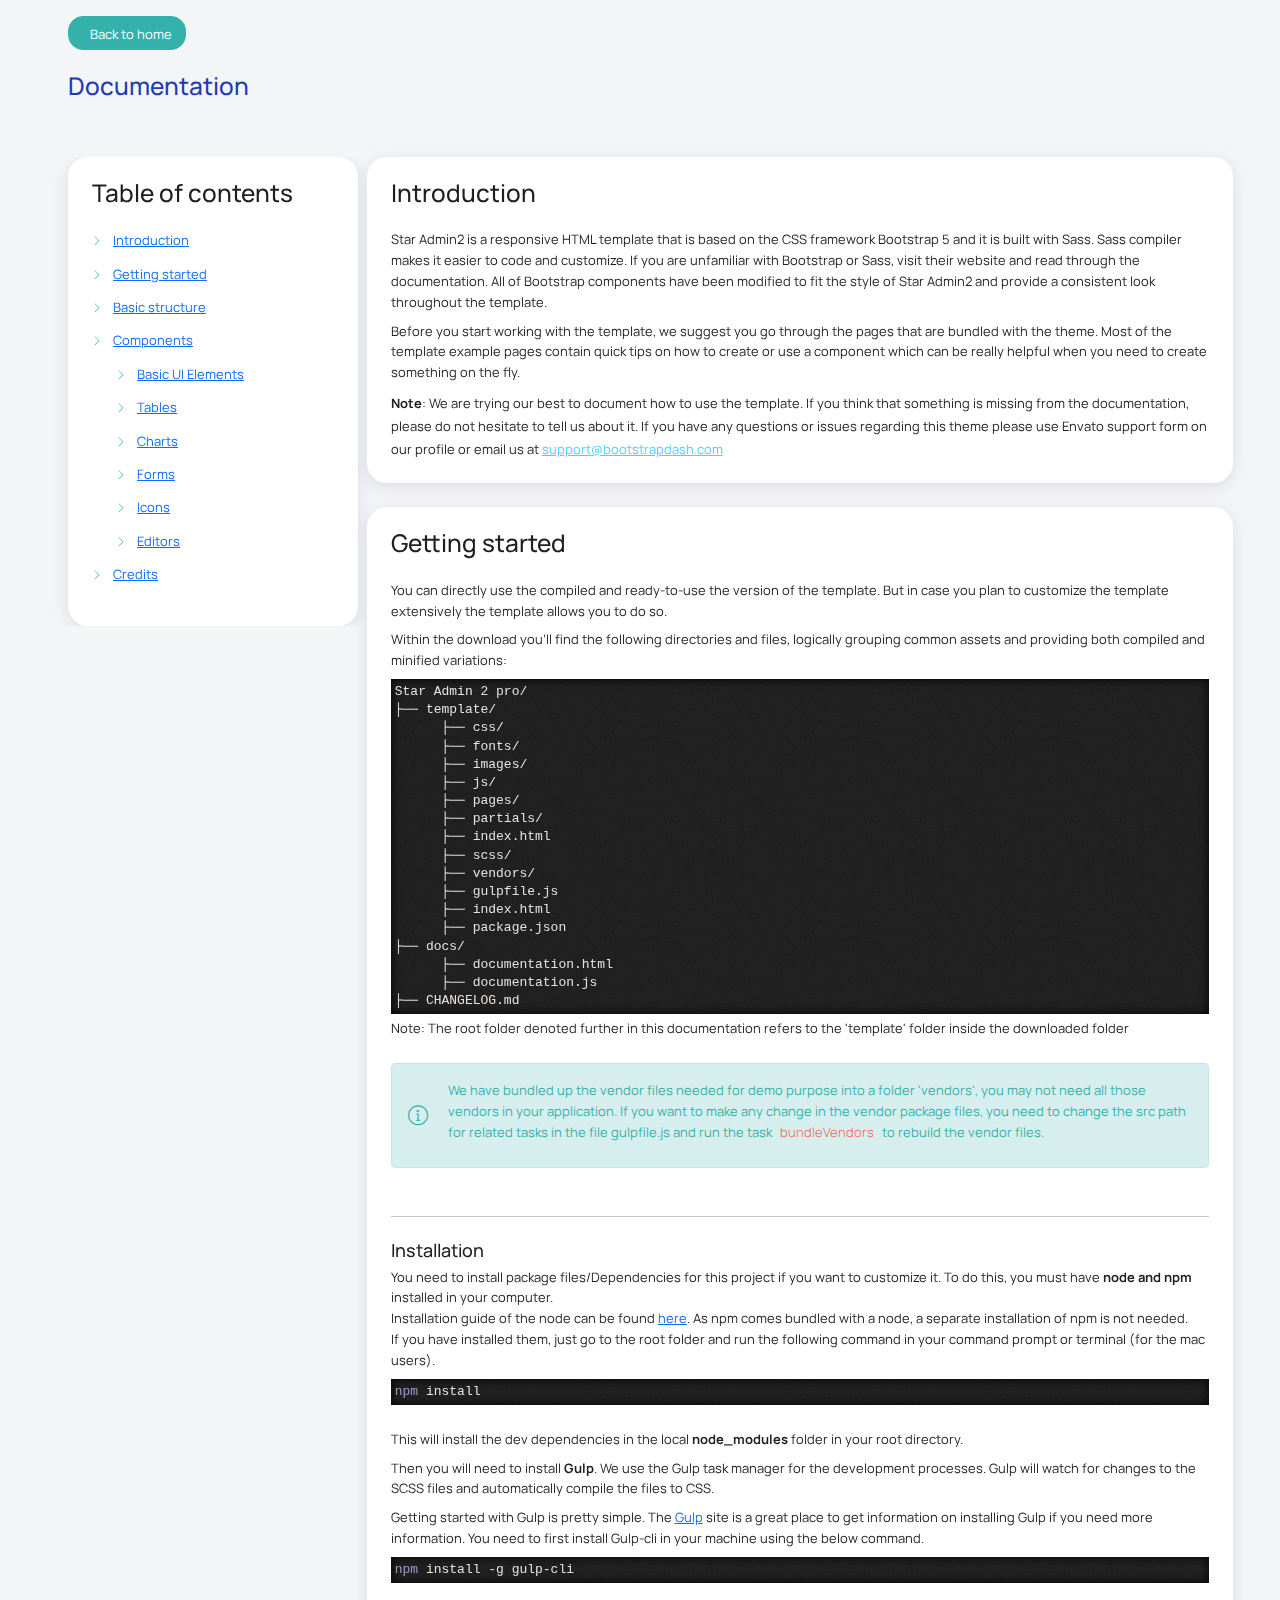
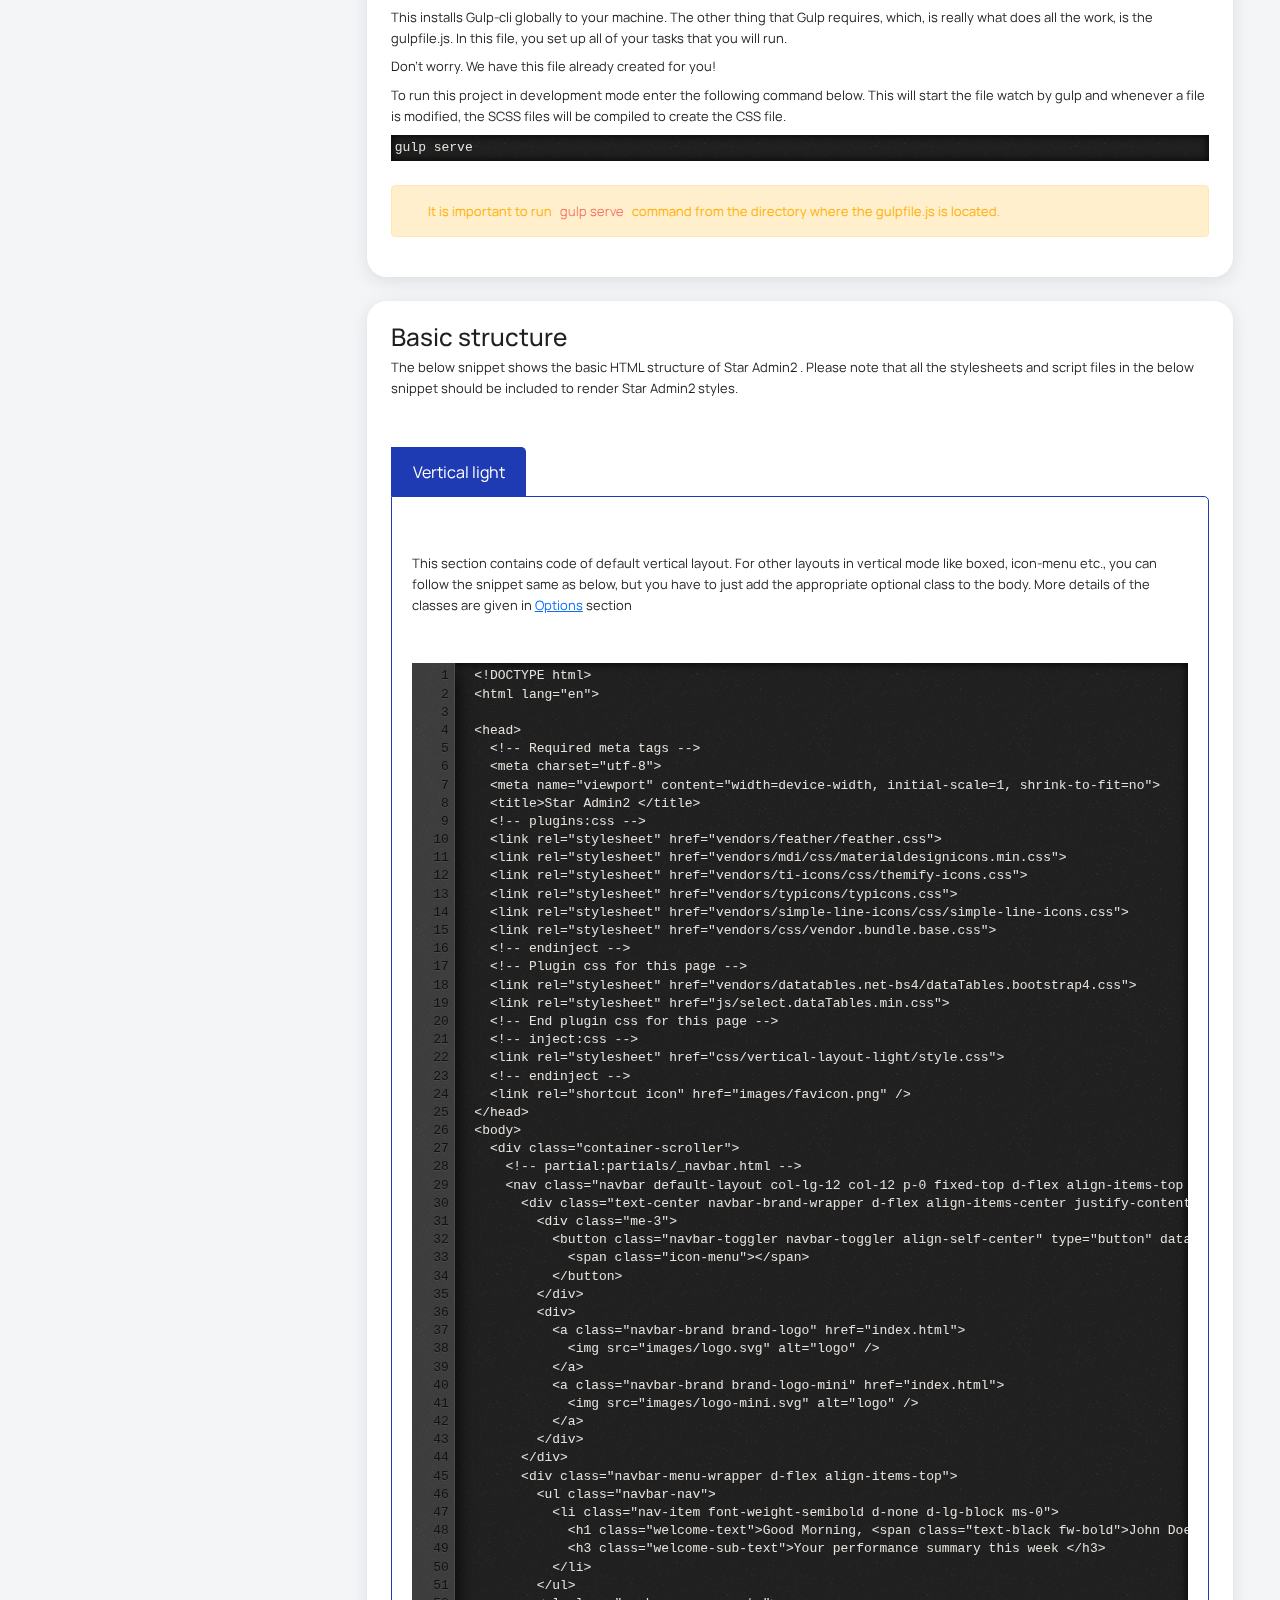
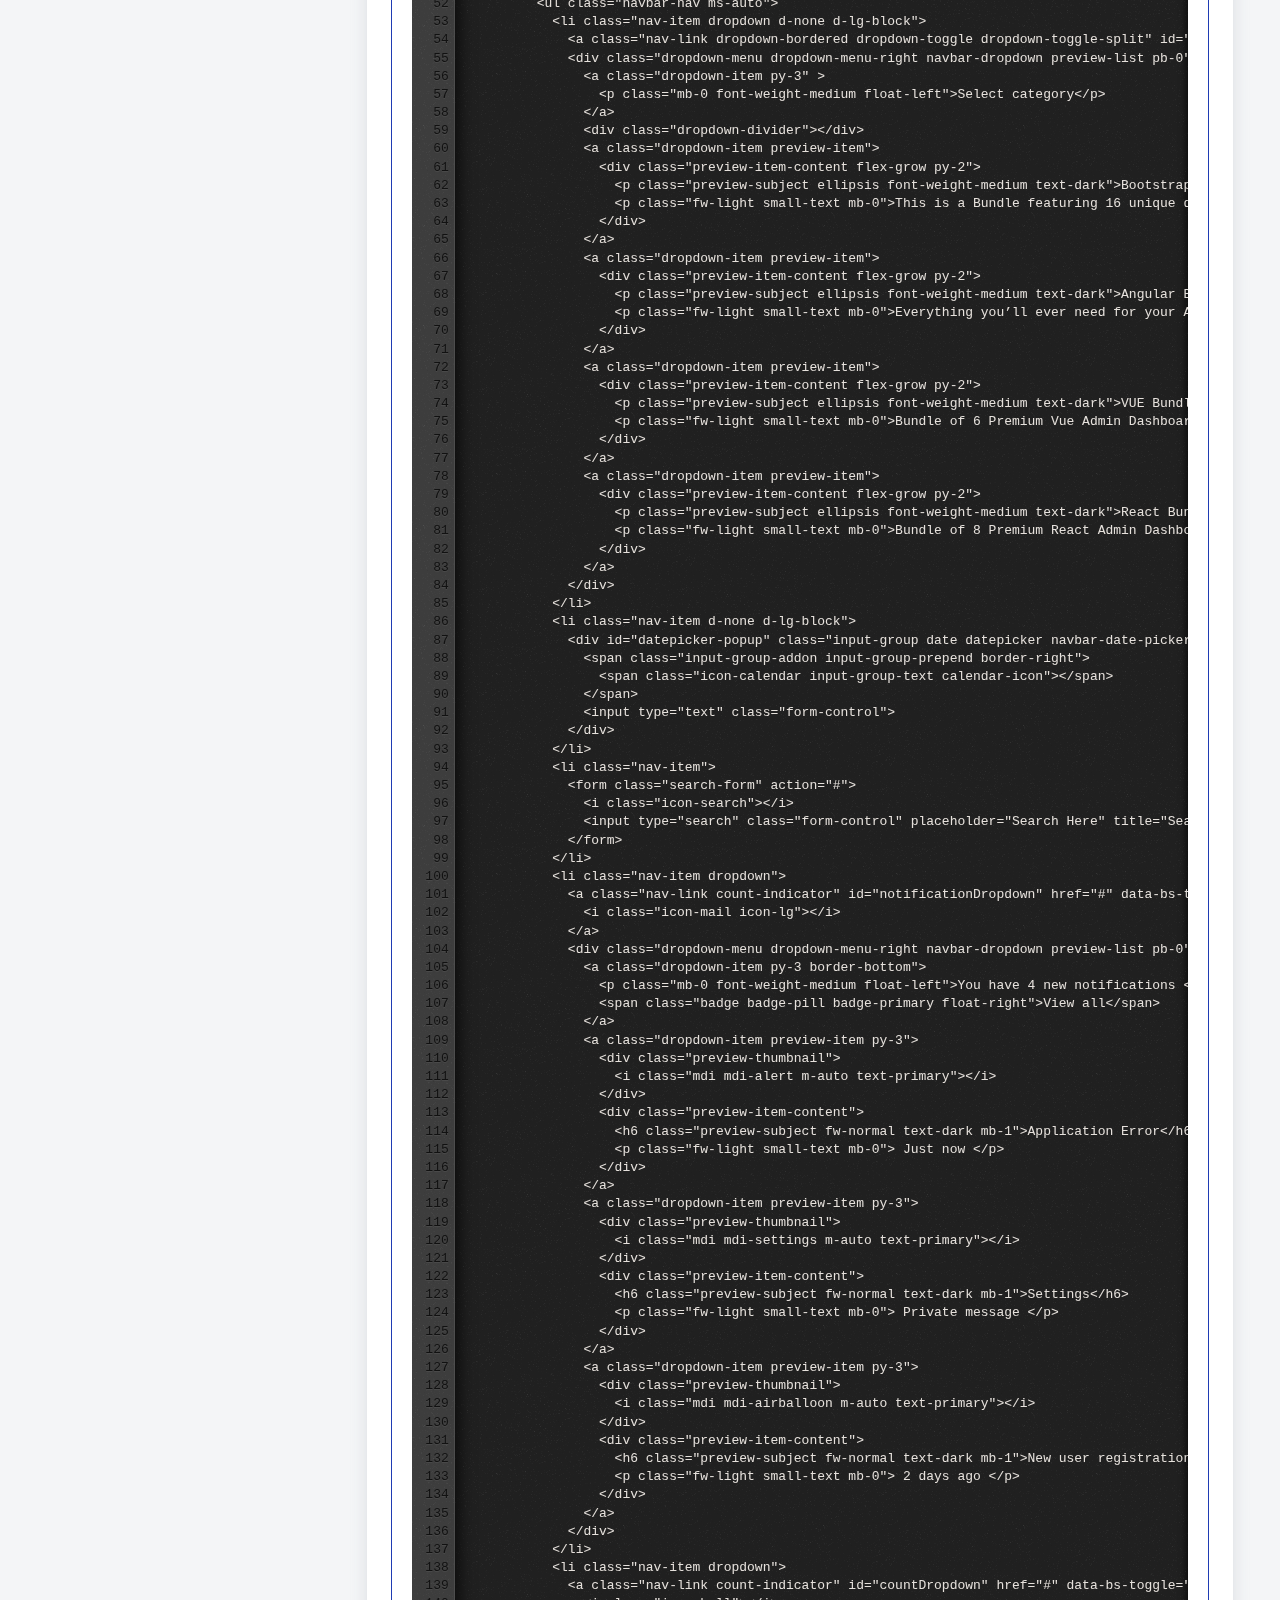
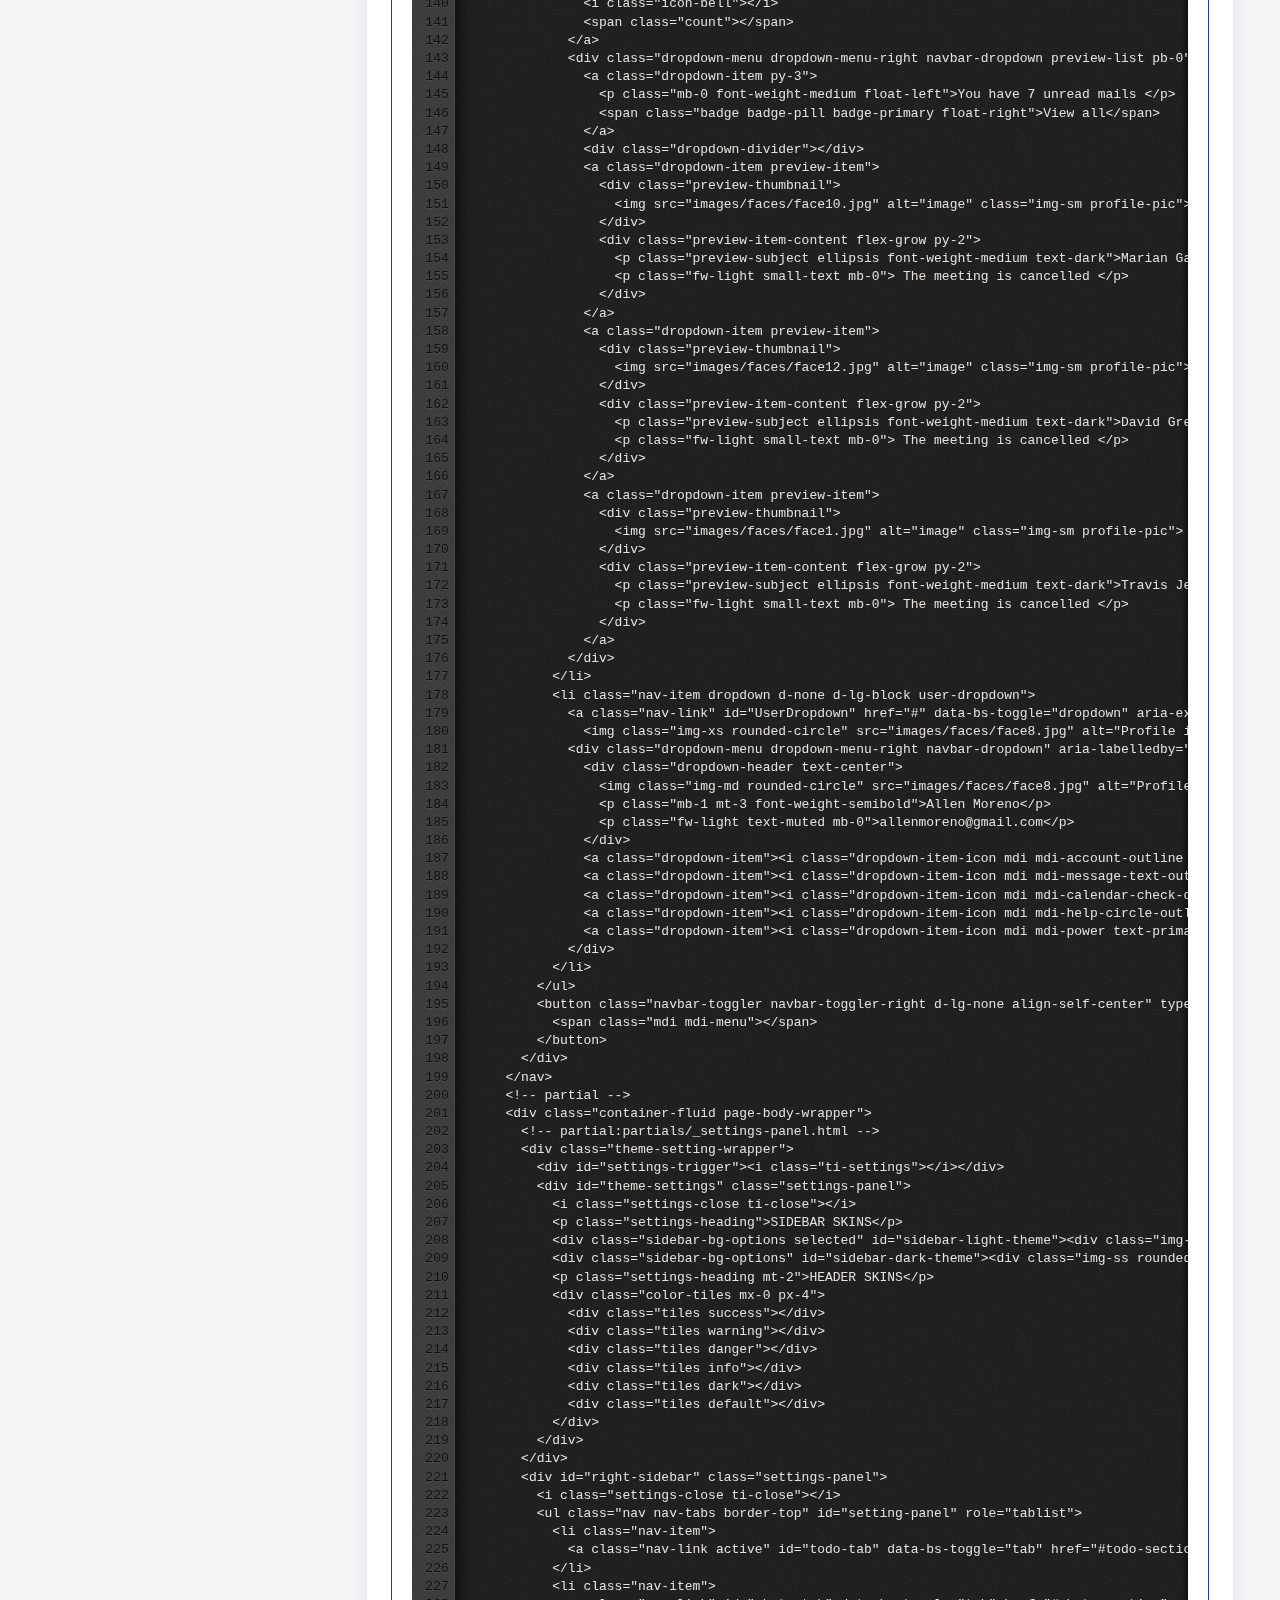
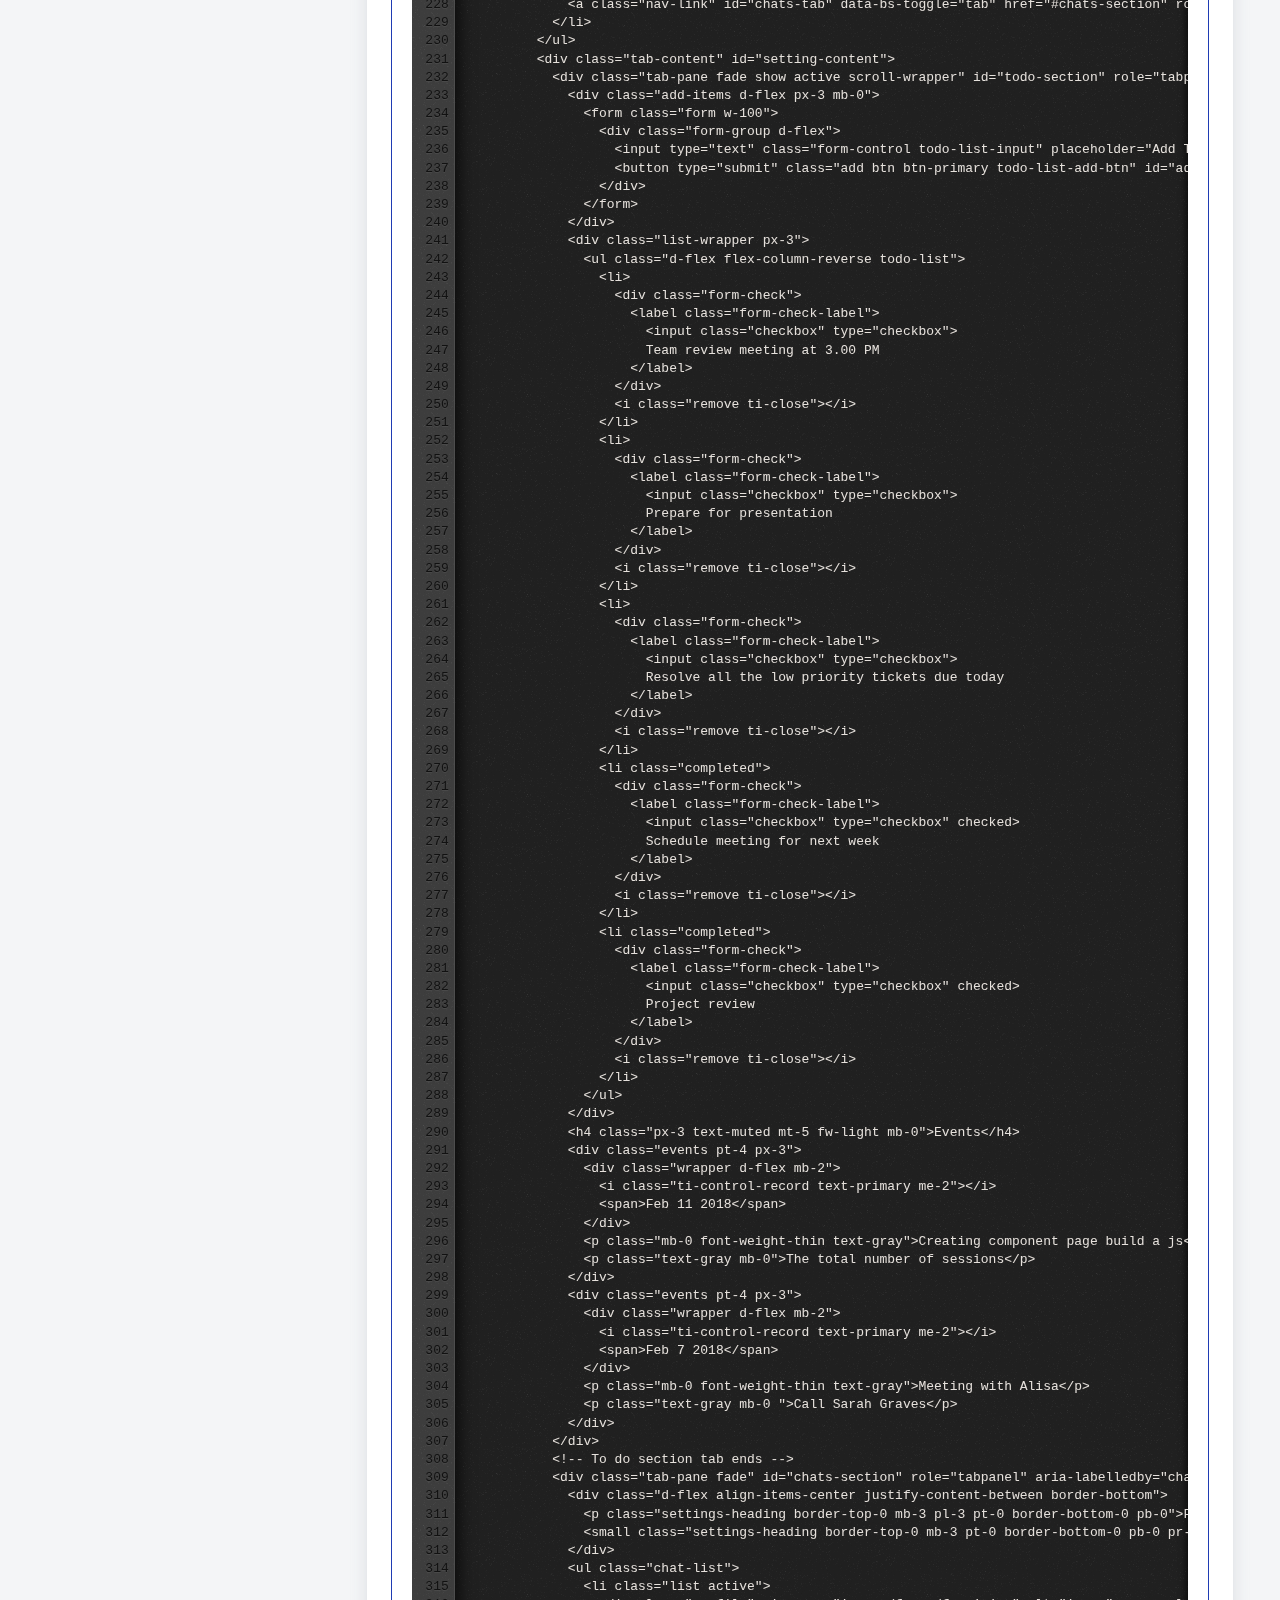
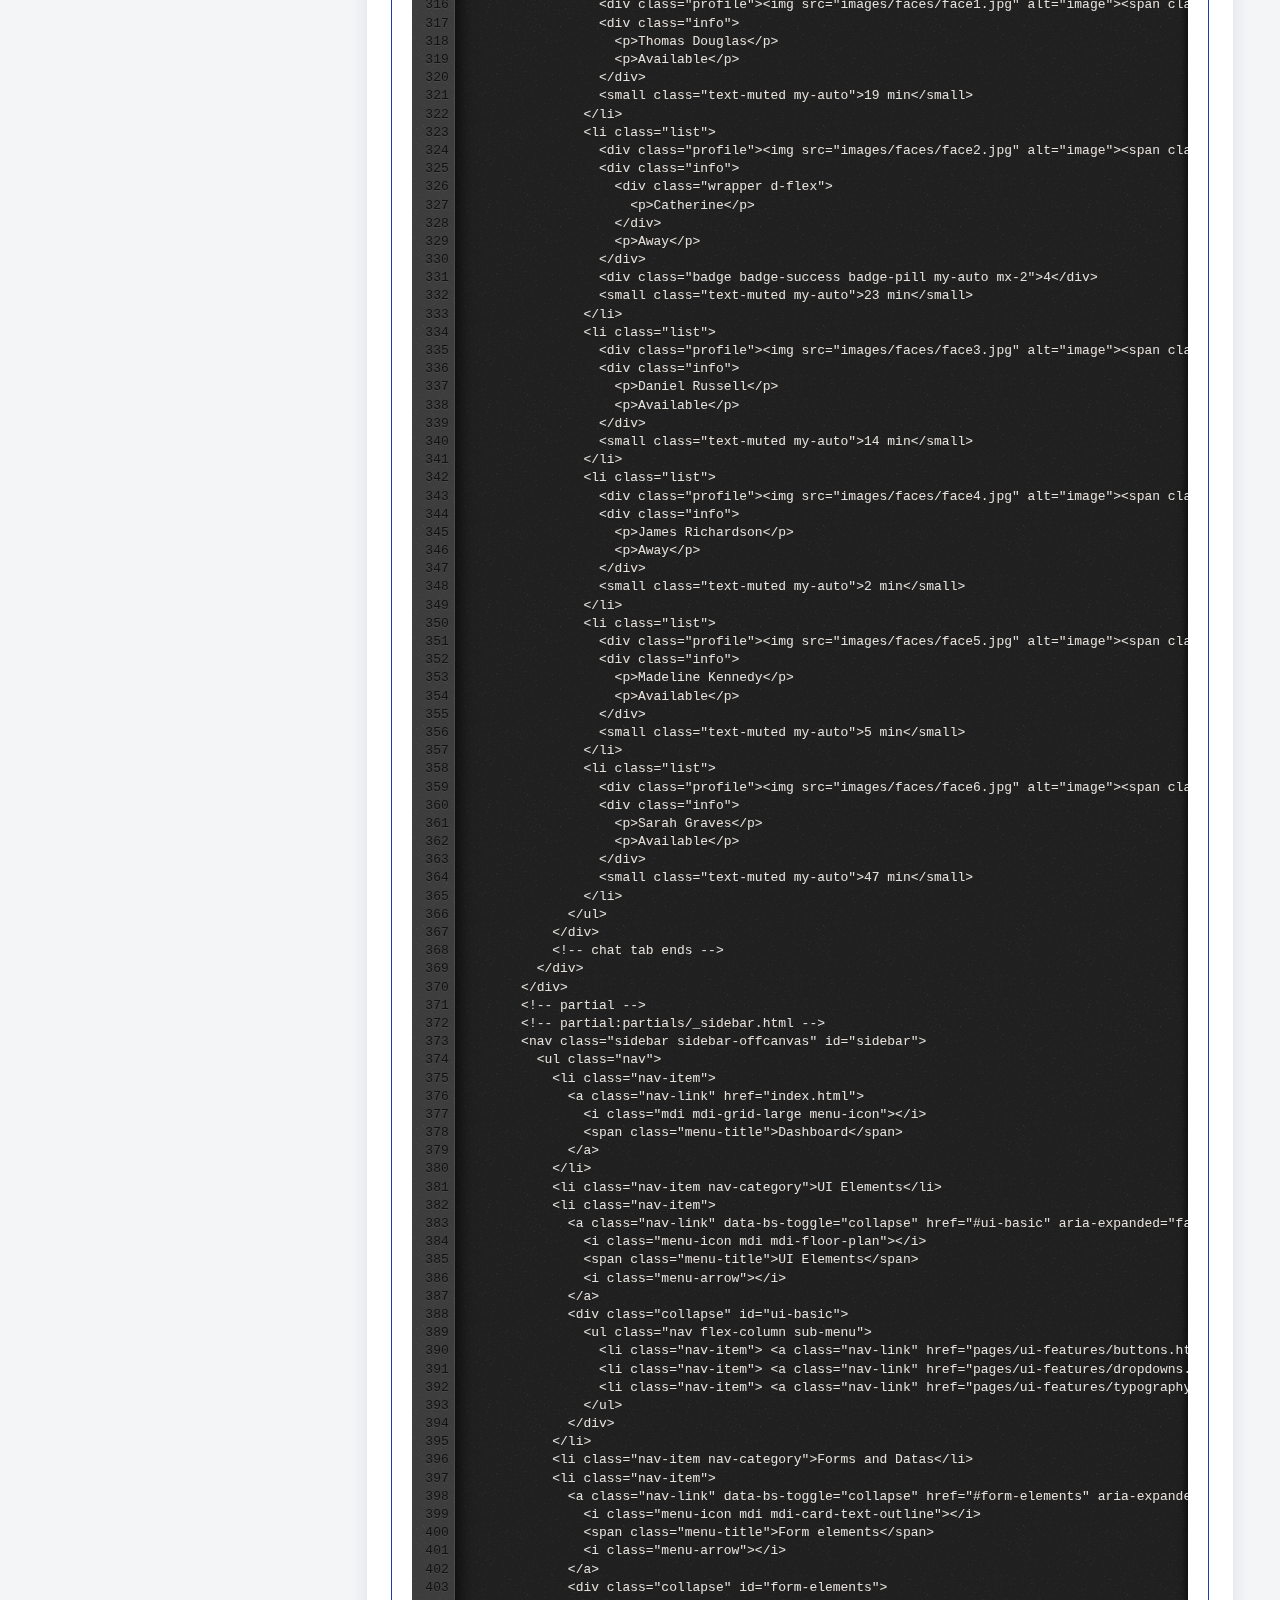
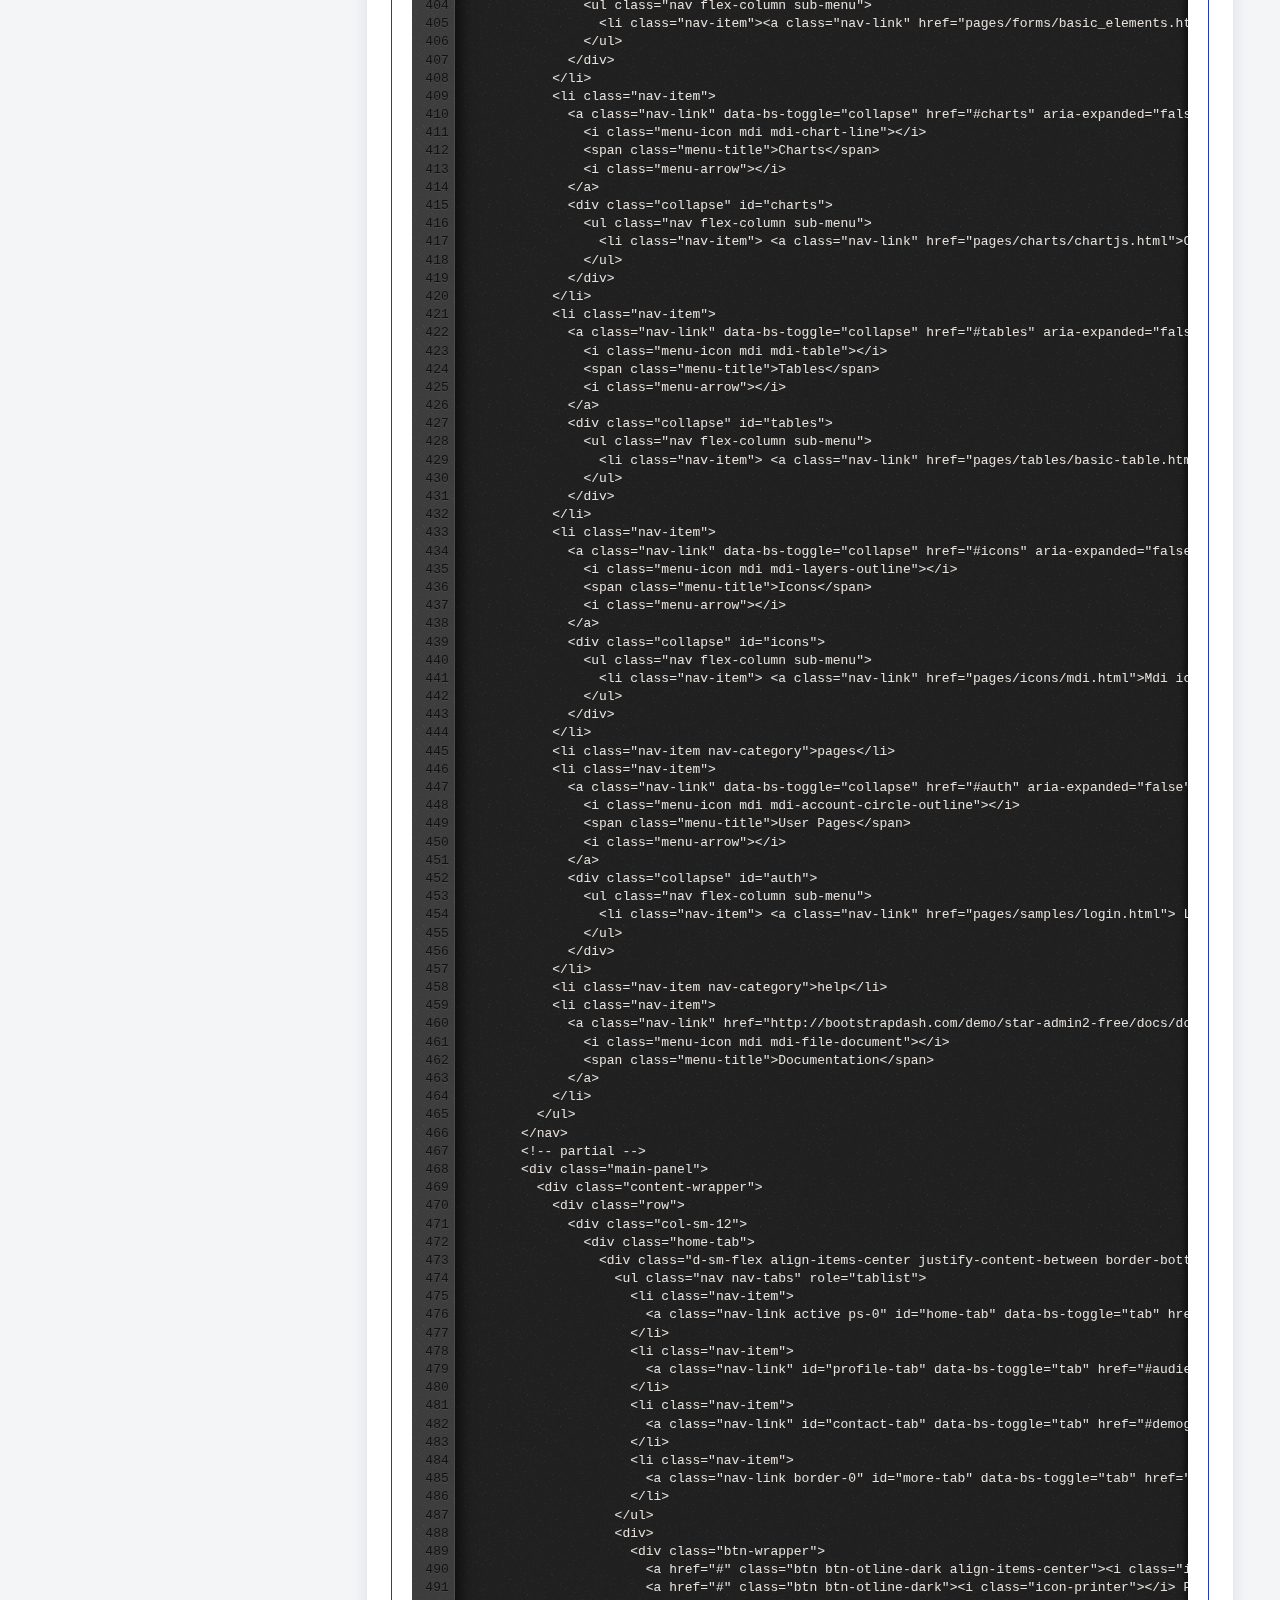
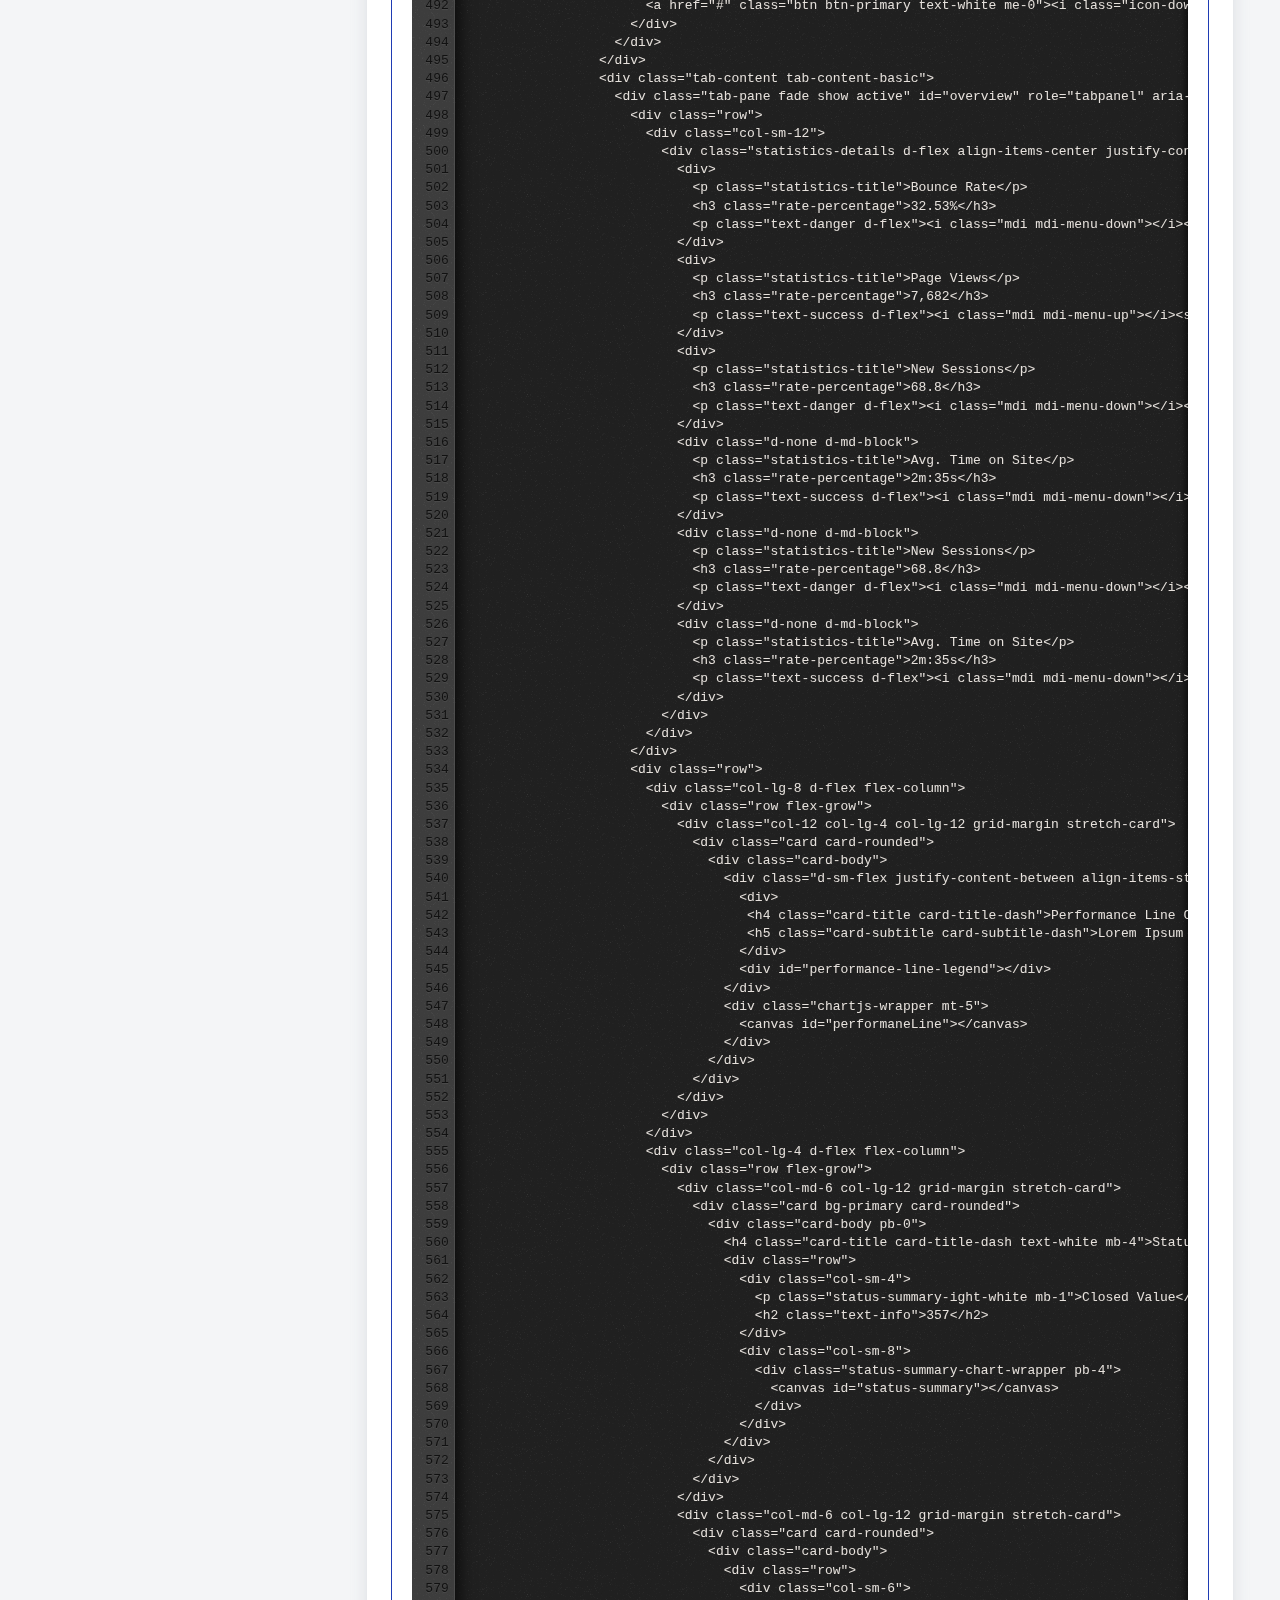
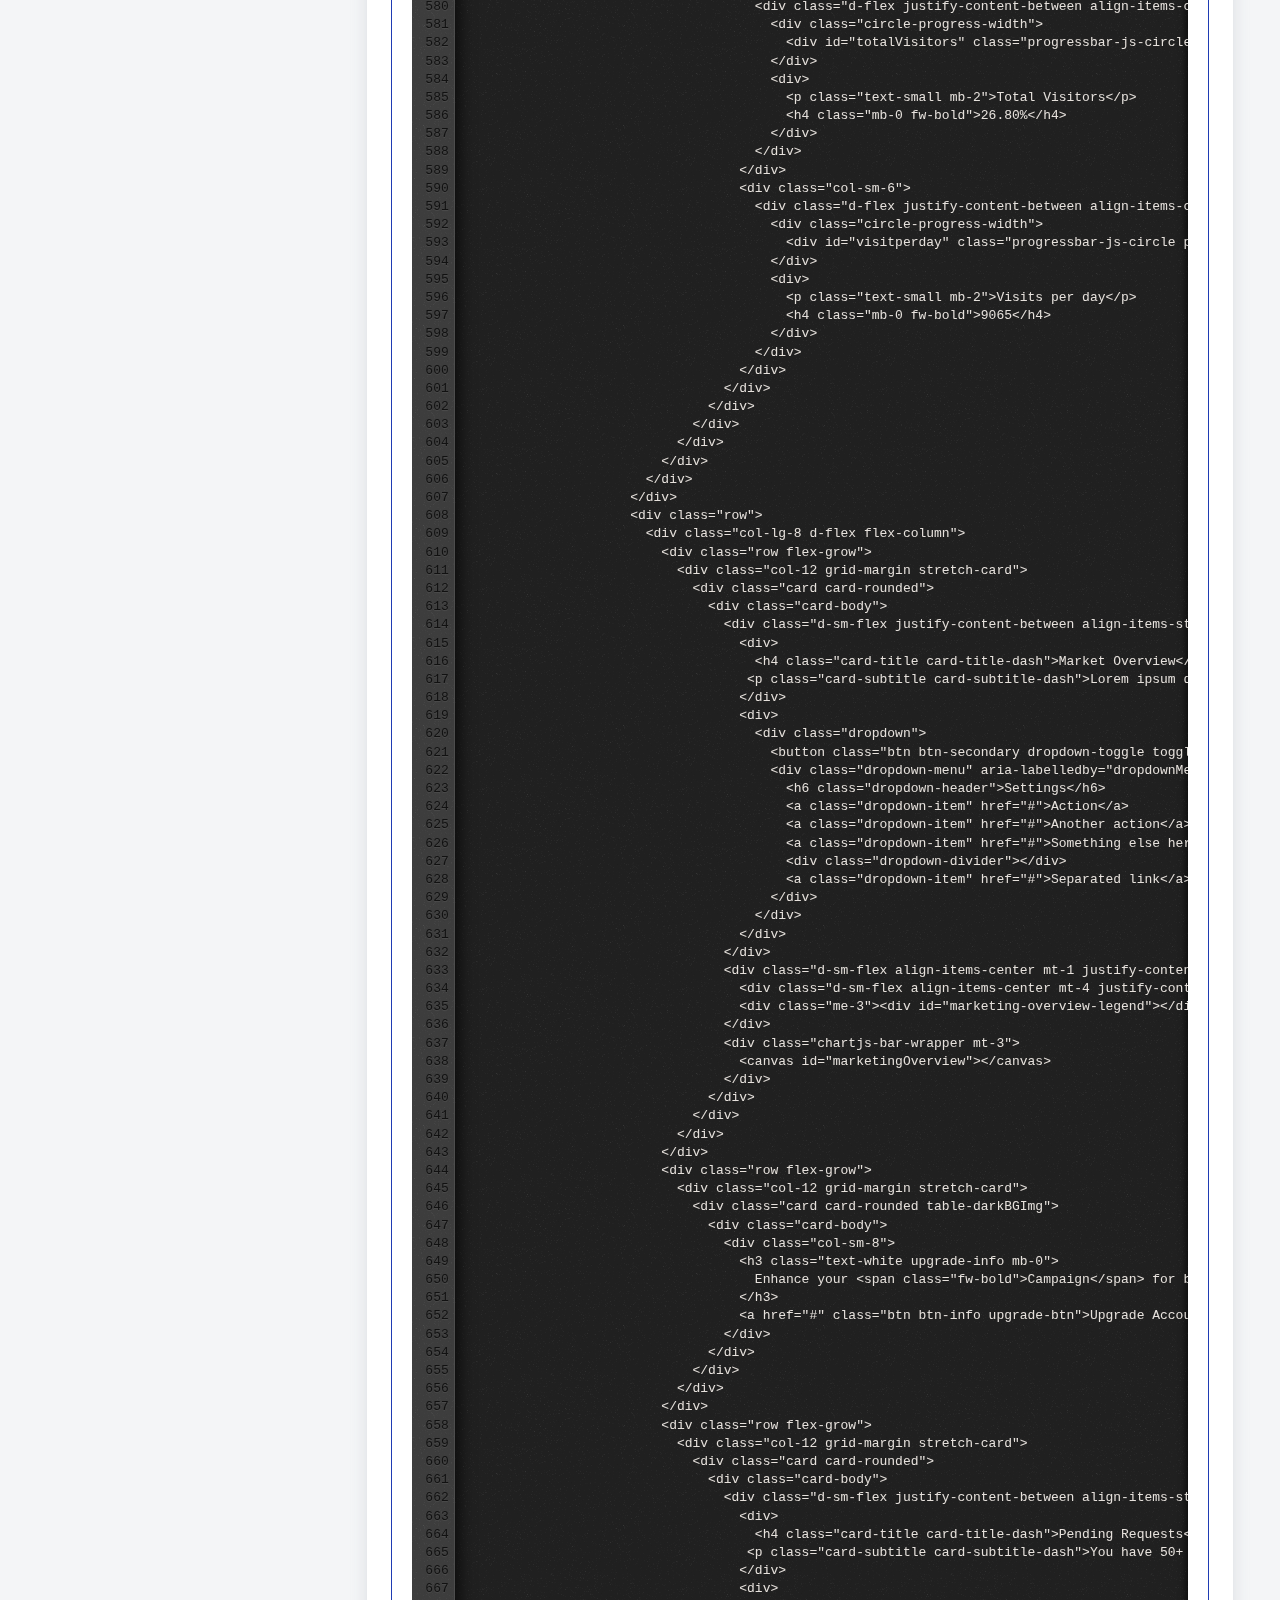
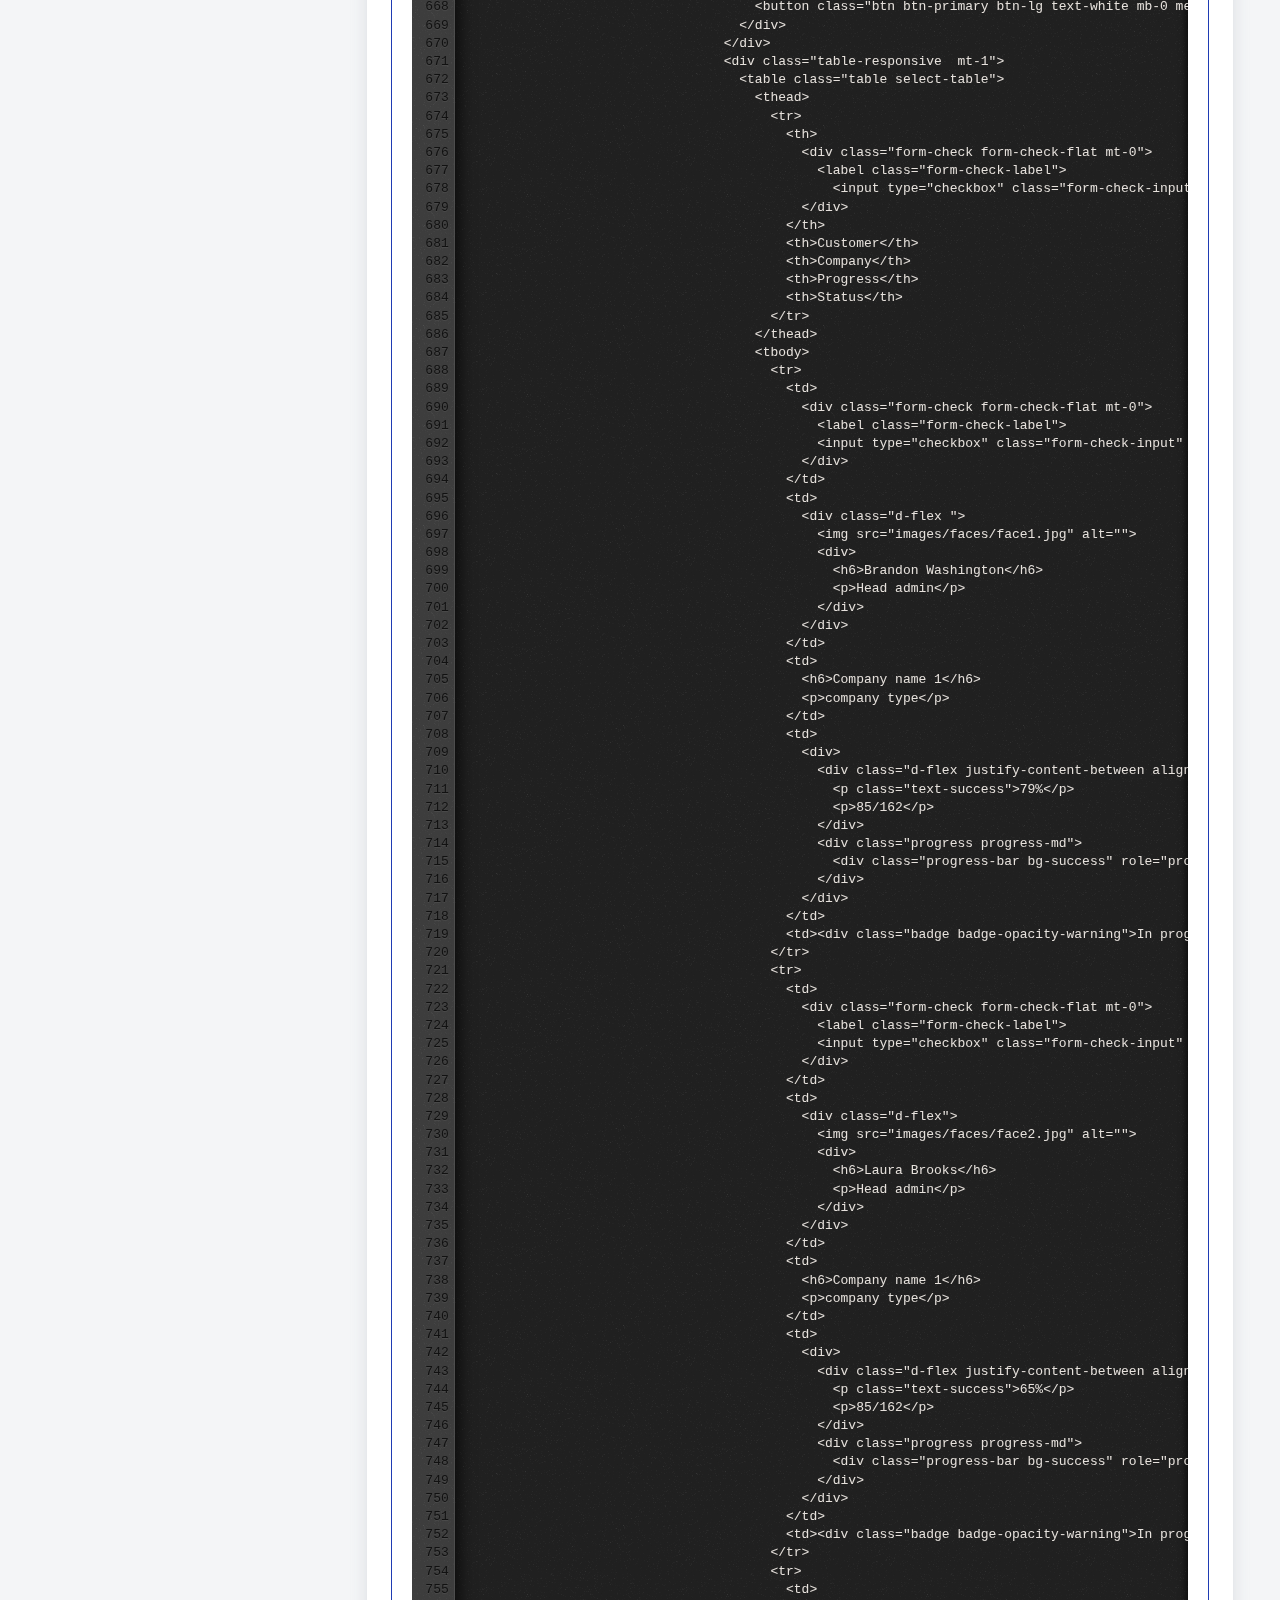
<file: citizenvn/src/main/webapp/views/docs/documentation.html>
<!DOCTYPE html>
<html lang="en">

<head>
  <!-- Required meta tags -->
  <meta charset="utf-8">
  <meta name="viewport" content="width=device-width, initial-scale=1, shrink-to-fit=no">
  <title>Star Admin2  Dashboard</title>
  <!-- plugins:css -->
  <link rel="stylesheet" href="../template/vendors/ti-icons/css/themify-icons.css">
  <link rel="stylesheet" href="../template/vendors/css/vendor.bundle.base.css">
  <!-- endinject -->
  <!-- plugin css for this page -->
  <link rel="stylesheet" href="../template/vendors/codemirror/codemirror.css">
  <link rel="stylesheet" href="../template/vendors/codemirror/ambiance.css">
  <link rel="stylesheet" href="../template/vendors/pwstabs/jquery.pwstabs.min.css">
  <!-- End plugin css for this page -->
  <!-- inject:css -->
  <link rel="stylesheet" href="../template/css/vertical-layout-light/style.css">
  <!-- endinject -->
  <link rel="shortcut icon" href="../template/images/favicon.png" />
</head>

<body>
  <div class="container-scroller">
    <div class="container-fluid page-body-wrapper full-page-wrapper">
      <div class="main-panel w-100  documentation">
        <div class="content-wrapper">
          <div class="container-fluid">
            <div class="row">
              <div class="col-12 doc-header">
                <a class="btn btn-success btn-sm" href="../template/index.html"><i class="mdi mdi-home me-2"></i>Back to home</a>
                <h3 class="text-primary mt-4">Documentation</h3>
              </div>
            </div>
            <div class="row doc-content">
              <div class="col-12 col-md-3 grid-margin doc-table-contents">
                <div class="card">
                  <div class="card-body">
                    <h3 class="mb-4">Table of contents</h3>
                    <ul class="list-arrow">
                      <li>
                        <a href="#doc-intro">Introduction</a>
                      </li>
                      <li>
                        <a href="#doc-started">Getting started</a>
                      </li>
                      <li>
                        <a href="#doc-structure">Basic structure</a>
                      </li>
                      <li>
                        <a href="#doc-components">Components</a>
                        <ul class="list-arrow">
                          <li>
                            <a href="#doc-basic-ui">Basic UI Elements</a>
                          </li>
                          <li>
                            <a href="#doc-tables">Tables</a>
                          </li>
                          <li>
                            <a href="#doc-charts">Charts</a>
                          </li>
                          <li>
                            <a href="#doc-forms">Forms</a>
                          </li>
                          <li>
                            <a href="#doc-icons">Icons</a>
                          </li>
                          <li>
                            <a href="#doc-editors">Editors</a>
                          </li>
                        </ul>
                      </li>
                      <li>
                        <a href="#doc-credits">Credits</a>
                      </li>
                    </ul>
                  </div>
                </div>
              </div>
              <div class="col-12 col-md-9 offset-md-3 grid-margin">
                <div class="col-12 grid-margin" id="doc-intro">
                    <div class="card">
                        <div class="card-body">
                            <h3 class="mb-4">Introduction</h3>
                            <p>Star Admin2  is a responsive HTML template that is based on the CSS framework Bootstrap 5 and it is built with Sass. Sass compiler makes it easier to code and customize. If you are unfamiliar with Bootstrap or Sass, visit their
                                website and read through the documentation. All of Bootstrap components have been modified to fit the style of Star Admin2  and provide a consistent look throughout the template.</p>
                            <p>Before you start working with the template, we suggest you go through the pages that are bundled with the theme. Most of the template example pages contain quick tips on how to create or use a component which can
                                be really helpful when you need to create something on the fly.</p>
                            <p class="d-inline"><strong>Note</strong>: We are trying our best to document how to use the template. If you think that something is missing from the documentation, please do not hesitate to tell us about it. If you have any questions or issues regarding this theme please use Envato support form on our profile or email us at <a class="d-inline text-info" href="mailto:support@bootstrapdash.com">support@bootstrapdash.com</a></p>
                        </div>
                    </div>
                </div>
                <div class="col-12 grid-margin" id="doc-started">
                    <div class="card">
                        <div class="card-body">
                            <h3 class="mb-4">Getting started</h3>
                            <p>You can directly use the compiled and ready-to-use the version of the template. But in case you plan to customize the template extensively the template allows you to do so.</p>
                            <p>Within the download you'll find the following directories and files, logically grouping common assets and providing both compiled and minified variations:</p>
                            <textarea class="shell-mode">
Star Admin 2 pro/
├── template/
      ├── css/
      ├── fonts/
      ├── images/
      ├── js/
      ├── pages/
      ├── partials/
      ├── index.html  
      ├── scss/
      ├── vendors/
      ├── gulpfile.js
      ├── index.html
      ├── package.json                           
├── docs/
      ├── documentation.html
      ├── documentation.js
├── CHANGELOG.md</textarea>
                            <p class="mt-1">Note: The root folder denoted further in this documentation refers to the 'template' folder inside the downloaded folder</p>
                            <div class="alert alert-success mt-4 d-flex align-items-center" role="alert">
                              <i class="ti-info-alt"></i>
                              <p>We have bundled up the vendor files needed for demo purpose into a folder 'vendors', you may not need all those vendors in your application.  If you want to make any change in the vendor package files, you need to change the src path for related tasks in the file gulpfile.js and run the task <code>bundleVendors</code> to rebuild the vendor files.</p>
                            </div>
                            <hr class="mt-5">
                            <h4 class="mt-4">Installation</h4>
                            <p class="mb-0">
                              You need to install package files/Dependencies for this project if you want to customize it. To do this, you must have <span class="fw-bold">node and npm</span> installed in your computer.
                            </p>
                            <p class="mb-0">Installation guide of the node can be found <a href="https://nodejs.org/en/">here</a>. As npm comes bundled with a node, a separate installation of npm is not needed.</p>
                            <p>
                                If you have installed them, just go to the root folder and run the following command in your command prompt or terminal (for the mac users).
                            </p>
                            <textarea class="shell-mode">
npm install</textarea>
                            <p class="mt-4">
                              This will install the dev dependencies in the local <span class="fw-bold">node_modules</span> folder in your root directory.
                            </p>
                            <p class="mt-2">
                              Then you will need to install <span class="fw-bold">Gulp</span>. We use the Gulp task manager for the development processes. Gulp will watch for changes to the SCSS files and automatically compile the files to CSS.
                            </p>
                            <p>Getting started with Gulp is pretty simple. The <a href="https://gulpjs.com/" target="_blank">Gulp</a> site is a great place to get information on installing Gulp if you need more information. You need to first install Gulp-cli in your machine using the below command.</p>
                            <textarea class="shell-mode">
npm install -g gulp-cli</textarea>
                            <p class="mt-4">This installs Gulp-cli globally to your machine. The other thing that Gulp requires, which, is really what does all the work, is the gulpfile.js. In this file, you set up all of your tasks that you will run.</p>
                            <p>Don't worry. We have this file already created for you!</p>
                            <p>To run this project in development mode enter the following command below. This will start the file watch by gulp and whenever a file is modified, the SCSS files will be compiled to create the CSS file.</p>
<textarea class="shell-mode">
gulp serve</textarea>           
                            <div class="alert alert-warning mt-4" role="alert">
                              <i class="ti-info-alt-outline"></i>It is important to run <code>gulp serve</code> command from the directory where the gulpfile.js is located.
                            </div>
                        </div>
                    </div>
                </div>
                <div class="col-12 grid-margin" id="doc-structure">
                  <div class="card"> 
                      <div class="card-body">
                            <h3>Basic structure</h3> 
                            <p class="mb-5">
                              The below snippet shows the basic HTML structure of Star Admin2 .
                              Please note that all the stylesheets and script files in the below snippet should be included to render Star Admin2  styles.
                            </p>
                            <div class="demo-tabs">
                                <div data-pws-tab="vertical light" data-pws-tab-name="Vertical light">
                                  <p class="mb-5">This section contains code of default vertical layout. For other layouts in vertical mode like boxed, icon-menu etc., you can follow the snippet same as below, but you have to just add the appropriate optional class to the body. More details of the classes are given in <a href="#doc-options">Options</a> section</p>
<textarea class="multiple-codes mt-5">
  <!DOCTYPE html>
  <html lang="en">
  
  <head>
    <!-- Required meta tags -->
    <meta charset="utf-8">
    <meta name="viewport" content="width=device-width, initial-scale=1, shrink-to-fit=no">
    <title>Star Admin2 </title>
    <!-- plugins:css -->
    <link rel="stylesheet" href="vendors/feather/feather.css">
    <link rel="stylesheet" href="vendors/mdi/css/materialdesignicons.min.css">
    <link rel="stylesheet" href="vendors/ti-icons/css/themify-icons.css">
    <link rel="stylesheet" href="vendors/typicons/typicons.css">
    <link rel="stylesheet" href="vendors/simple-line-icons/css/simple-line-icons.css">
    <link rel="stylesheet" href="vendors/css/vendor.bundle.base.css">
    <!-- endinject -->
    <!-- Plugin css for this page -->
    <link rel="stylesheet" href="vendors/datatables.net-bs4/dataTables.bootstrap4.css">
    <link rel="stylesheet" href="js/select.dataTables.min.css">
    <!-- End plugin css for this page -->
    <!-- inject:css -->
    <link rel="stylesheet" href="css/vertical-layout-light/style.css">
    <!-- endinject -->
    <link rel="shortcut icon" href="images/favicon.png" />
  </head>
  <body>
    <div class="container-scroller"> 
      <!-- partial:partials/_navbar.html -->
      <nav class="navbar default-layout col-lg-12 col-12 p-0 fixed-top d-flex align-items-top flex-row">
        <div class="text-center navbar-brand-wrapper d-flex align-items-center justify-content-start">
          <div class="me-3">
            <button class="navbar-toggler navbar-toggler align-self-center" type="button" data-bs-toggle="minimize">
              <span class="icon-menu"></span>
            </button>
          </div>
          <div>
            <a class="navbar-brand brand-logo" href="index.html">
              <img src="images/logo.svg" alt="logo" />
            </a>
            <a class="navbar-brand brand-logo-mini" href="index.html">
              <img src="images/logo-mini.svg" alt="logo" />
            </a>
          </div>
        </div>
        <div class="navbar-menu-wrapper d-flex align-items-top"> 
          <ul class="navbar-nav">
            <li class="nav-item font-weight-semibold d-none d-lg-block ms-0">
              <h1 class="welcome-text">Good Morning, <span class="text-black fw-bold">John Doe</span></h1>
              <h3 class="welcome-sub-text">Your performance summary this week </h3>
            </li>
          </ul>
          <ul class="navbar-nav ms-auto">
            <li class="nav-item dropdown d-none d-lg-block">
              <a class="nav-link dropdown-bordered dropdown-toggle dropdown-toggle-split" id="messageDropdown" href="#" data-bs-toggle="dropdown" aria-expanded="false"> Select Category </a>
              <div class="dropdown-menu dropdown-menu-right navbar-dropdown preview-list pb-0" aria-labelledby="messageDropdown">
                <a class="dropdown-item py-3" >
                  <p class="mb-0 font-weight-medium float-left">Select category</p>
                </a>
                <div class="dropdown-divider"></div>
                <a class="dropdown-item preview-item">
                  <div class="preview-item-content flex-grow py-2">
                    <p class="preview-subject ellipsis font-weight-medium text-dark">Bootstrap Bundle </p>
                    <p class="fw-light small-text mb-0">This is a Bundle featuring 16 unique dashboards</p>
                  </div>
                </a>
                <a class="dropdown-item preview-item">
                  <div class="preview-item-content flex-grow py-2">
                    <p class="preview-subject ellipsis font-weight-medium text-dark">Angular Bundle</p>
                    <p class="fw-light small-text mb-0">Everything you’ll ever need for your Angular projects</p>
                  </div>
                </a>
                <a class="dropdown-item preview-item">
                  <div class="preview-item-content flex-grow py-2">
                    <p class="preview-subject ellipsis font-weight-medium text-dark">VUE Bundle</p>
                    <p class="fw-light small-text mb-0">Bundle of 6 Premium Vue Admin Dashboard</p>
                  </div>
                </a>
                <a class="dropdown-item preview-item">
                  <div class="preview-item-content flex-grow py-2">
                    <p class="preview-subject ellipsis font-weight-medium text-dark">React Bundle</p>
                    <p class="fw-light small-text mb-0">Bundle of 8 Premium React Admin Dashboard</p>
                  </div>
                </a>
              </div>
            </li>
            <li class="nav-item d-none d-lg-block">
              <div id="datepicker-popup" class="input-group date datepicker navbar-date-picker">
                <span class="input-group-addon input-group-prepend border-right">
                  <span class="icon-calendar input-group-text calendar-icon"></span>
                </span>
                <input type="text" class="form-control">
              </div>
            </li>
            <li class="nav-item">
              <form class="search-form" action="#">
                <i class="icon-search"></i>
                <input type="search" class="form-control" placeholder="Search Here" title="Search here">
              </form>
            </li>
            <li class="nav-item dropdown">
              <a class="nav-link count-indicator" id="notificationDropdown" href="#" data-bs-toggle="dropdown">
                <i class="icon-mail icon-lg"></i>
              </a>
              <div class="dropdown-menu dropdown-menu-right navbar-dropdown preview-list pb-0" aria-labelledby="notificationDropdown">
                <a class="dropdown-item py-3 border-bottom">
                  <p class="mb-0 font-weight-medium float-left">You have 4 new notifications </p>
                  <span class="badge badge-pill badge-primary float-right">View all</span>
                </a>
                <a class="dropdown-item preview-item py-3">
                  <div class="preview-thumbnail">
                    <i class="mdi mdi-alert m-auto text-primary"></i>
                  </div>
                  <div class="preview-item-content">
                    <h6 class="preview-subject fw-normal text-dark mb-1">Application Error</h6>
                    <p class="fw-light small-text mb-0"> Just now </p>
                  </div>
                </a>
                <a class="dropdown-item preview-item py-3">
                  <div class="preview-thumbnail">
                    <i class="mdi mdi-settings m-auto text-primary"></i>
                  </div>
                  <div class="preview-item-content">
                    <h6 class="preview-subject fw-normal text-dark mb-1">Settings</h6>
                    <p class="fw-light small-text mb-0"> Private message </p>
                  </div>
                </a>
                <a class="dropdown-item preview-item py-3">
                  <div class="preview-thumbnail">
                    <i class="mdi mdi-airballoon m-auto text-primary"></i>
                  </div>
                  <div class="preview-item-content">
                    <h6 class="preview-subject fw-normal text-dark mb-1">New user registration</h6>
                    <p class="fw-light small-text mb-0"> 2 days ago </p>
                  </div>
                </a>
              </div>
            </li>
            <li class="nav-item dropdown"> 
              <a class="nav-link count-indicator" id="countDropdown" href="#" data-bs-toggle="dropdown" aria-expanded="false">
                <i class="icon-bell"></i>
                <span class="count"></span>
              </a>
              <div class="dropdown-menu dropdown-menu-right navbar-dropdown preview-list pb-0" aria-labelledby="countDropdown">
                <a class="dropdown-item py-3">
                  <p class="mb-0 font-weight-medium float-left">You have 7 unread mails </p>
                  <span class="badge badge-pill badge-primary float-right">View all</span>
                </a>
                <div class="dropdown-divider"></div>
                <a class="dropdown-item preview-item">
                  <div class="preview-thumbnail">
                    <img src="images/faces/face10.jpg" alt="image" class="img-sm profile-pic">
                  </div>
                  <div class="preview-item-content flex-grow py-2">
                    <p class="preview-subject ellipsis font-weight-medium text-dark">Marian Garner </p>
                    <p class="fw-light small-text mb-0"> The meeting is cancelled </p>
                  </div>
                </a>
                <a class="dropdown-item preview-item">
                  <div class="preview-thumbnail">
                    <img src="images/faces/face12.jpg" alt="image" class="img-sm profile-pic">
                  </div>
                  <div class="preview-item-content flex-grow py-2">
                    <p class="preview-subject ellipsis font-weight-medium text-dark">David Grey </p>
                    <p class="fw-light small-text mb-0"> The meeting is cancelled </p>
                  </div>
                </a>
                <a class="dropdown-item preview-item">
                  <div class="preview-thumbnail">
                    <img src="images/faces/face1.jpg" alt="image" class="img-sm profile-pic">
                  </div>
                  <div class="preview-item-content flex-grow py-2">
                    <p class="preview-subject ellipsis font-weight-medium text-dark">Travis Jenkins </p>
                    <p class="fw-light small-text mb-0"> The meeting is cancelled </p>
                  </div>
                </a>
              </div>
            </li>
            <li class="nav-item dropdown d-none d-lg-block user-dropdown">
              <a class="nav-link" id="UserDropdown" href="#" data-bs-toggle="dropdown" aria-expanded="false">
                <img class="img-xs rounded-circle" src="images/faces/face8.jpg" alt="Profile image"> </a>
              <div class="dropdown-menu dropdown-menu-right navbar-dropdown" aria-labelledby="UserDropdown">
                <div class="dropdown-header text-center">
                  <img class="img-md rounded-circle" src="images/faces/face8.jpg" alt="Profile image">
                  <p class="mb-1 mt-3 font-weight-semibold">Allen Moreno</p>
                  <p class="fw-light text-muted mb-0">allenmoreno@gmail.com</p>
                </div>
                <a class="dropdown-item"><i class="dropdown-item-icon mdi mdi-account-outline text-primary me-2"></i> My Profile <span class="badge badge-pill badge-danger">1</span></a>
                <a class="dropdown-item"><i class="dropdown-item-icon mdi mdi-message-text-outline text-primary me-2"></i> Messages</a>
                <a class="dropdown-item"><i class="dropdown-item-icon mdi mdi-calendar-check-outline text-primary me-2"></i> Activity</a>
                <a class="dropdown-item"><i class="dropdown-item-icon mdi mdi-help-circle-outline text-primary me-2"></i> FAQ</a>
                <a class="dropdown-item"><i class="dropdown-item-icon mdi mdi-power text-primary me-2"></i>Sign Out</a>
              </div>
            </li>
          </ul>
          <button class="navbar-toggler navbar-toggler-right d-lg-none align-self-center" type="button" data-bs-toggle="offcanvas">
            <span class="mdi mdi-menu"></span>
          </button>
        </div>
      </nav>
      <!-- partial -->
      <div class="container-fluid page-body-wrapper">
        <!-- partial:partials/_settings-panel.html -->
        <div class="theme-setting-wrapper">
          <div id="settings-trigger"><i class="ti-settings"></i></div>
          <div id="theme-settings" class="settings-panel">
            <i class="settings-close ti-close"></i>
            <p class="settings-heading">SIDEBAR SKINS</p>
            <div class="sidebar-bg-options selected" id="sidebar-light-theme"><div class="img-ss rounded-circle bg-light border me-3"></div>Light</div>
            <div class="sidebar-bg-options" id="sidebar-dark-theme"><div class="img-ss rounded-circle bg-dark border me-3"></div>Dark</div>
            <p class="settings-heading mt-2">HEADER SKINS</p>
            <div class="color-tiles mx-0 px-4">
              <div class="tiles success"></div>
              <div class="tiles warning"></div>
              <div class="tiles danger"></div>
              <div class="tiles info"></div>
              <div class="tiles dark"></div>
              <div class="tiles default"></div>
            </div>
          </div>
        </div>
        <div id="right-sidebar" class="settings-panel">
          <i class="settings-close ti-close"></i>
          <ul class="nav nav-tabs border-top" id="setting-panel" role="tablist">
            <li class="nav-item">
              <a class="nav-link active" id="todo-tab" data-bs-toggle="tab" href="#todo-section" role="tab" aria-controls="todo-section" aria-expanded="true">TO DO LIST</a>
            </li>
            <li class="nav-item">
              <a class="nav-link" id="chats-tab" data-bs-toggle="tab" href="#chats-section" role="tab" aria-controls="chats-section">CHATS</a>
            </li>
          </ul>
          <div class="tab-content" id="setting-content">
            <div class="tab-pane fade show active scroll-wrapper" id="todo-section" role="tabpanel" aria-labelledby="todo-section">
              <div class="add-items d-flex px-3 mb-0">
                <form class="form w-100">
                  <div class="form-group d-flex">
                    <input type="text" class="form-control todo-list-input" placeholder="Add To-do">
                    <button type="submit" class="add btn btn-primary todo-list-add-btn" id="add-task">Add</button>
                  </div>
                </form>
              </div>
              <div class="list-wrapper px-3">
                <ul class="d-flex flex-column-reverse todo-list">
                  <li>
                    <div class="form-check">
                      <label class="form-check-label">
                        <input class="checkbox" type="checkbox">
                        Team review meeting at 3.00 PM
                      </label>
                    </div>
                    <i class="remove ti-close"></i>
                  </li>
                  <li>
                    <div class="form-check">
                      <label class="form-check-label">
                        <input class="checkbox" type="checkbox">
                        Prepare for presentation
                      </label>
                    </div>
                    <i class="remove ti-close"></i>
                  </li>
                  <li>
                    <div class="form-check">
                      <label class="form-check-label">
                        <input class="checkbox" type="checkbox">
                        Resolve all the low priority tickets due today
                      </label>
                    </div>
                    <i class="remove ti-close"></i>
                  </li>
                  <li class="completed">
                    <div class="form-check">
                      <label class="form-check-label">
                        <input class="checkbox" type="checkbox" checked>
                        Schedule meeting for next week
                      </label>
                    </div>
                    <i class="remove ti-close"></i>
                  </li>
                  <li class="completed">
                    <div class="form-check">
                      <label class="form-check-label">
                        <input class="checkbox" type="checkbox" checked>
                        Project review
                      </label>
                    </div>
                    <i class="remove ti-close"></i>
                  </li>
                </ul>
              </div>
              <h4 class="px-3 text-muted mt-5 fw-light mb-0">Events</h4>
              <div class="events pt-4 px-3">
                <div class="wrapper d-flex mb-2">
                  <i class="ti-control-record text-primary me-2"></i>
                  <span>Feb 11 2018</span>
                </div>
                <p class="mb-0 font-weight-thin text-gray">Creating component page build a js</p>
                <p class="text-gray mb-0">The total number of sessions</p>
              </div>
              <div class="events pt-4 px-3">
                <div class="wrapper d-flex mb-2">
                  <i class="ti-control-record text-primary me-2"></i>
                  <span>Feb 7 2018</span>
                </div>
                <p class="mb-0 font-weight-thin text-gray">Meeting with Alisa</p>
                <p class="text-gray mb-0 ">Call Sarah Graves</p>
              </div>
            </div>
            <!-- To do section tab ends -->
            <div class="tab-pane fade" id="chats-section" role="tabpanel" aria-labelledby="chats-section">
              <div class="d-flex align-items-center justify-content-between border-bottom">
                <p class="settings-heading border-top-0 mb-3 pl-3 pt-0 border-bottom-0 pb-0">Friends</p>
                <small class="settings-heading border-top-0 mb-3 pt-0 border-bottom-0 pb-0 pr-3 fw-normal">See All</small>
              </div>
              <ul class="chat-list">
                <li class="list active">
                  <div class="profile"><img src="images/faces/face1.jpg" alt="image"><span class="online"></span></div>
                  <div class="info">
                    <p>Thomas Douglas</p>
                    <p>Available</p>
                  </div>
                  <small class="text-muted my-auto">19 min</small>
                </li>
                <li class="list">
                  <div class="profile"><img src="images/faces/face2.jpg" alt="image"><span class="offline"></span></div>
                  <div class="info">
                    <div class="wrapper d-flex">
                      <p>Catherine</p>
                    </div>
                    <p>Away</p>
                  </div>
                  <div class="badge badge-success badge-pill my-auto mx-2">4</div>
                  <small class="text-muted my-auto">23 min</small>
                </li>
                <li class="list">
                  <div class="profile"><img src="images/faces/face3.jpg" alt="image"><span class="online"></span></div>
                  <div class="info">
                    <p>Daniel Russell</p>
                    <p>Available</p>
                  </div>
                  <small class="text-muted my-auto">14 min</small>
                </li>
                <li class="list">
                  <div class="profile"><img src="images/faces/face4.jpg" alt="image"><span class="offline"></span></div>
                  <div class="info">
                    <p>James Richardson</p>
                    <p>Away</p>
                  </div>
                  <small class="text-muted my-auto">2 min</small>
                </li>
                <li class="list">
                  <div class="profile"><img src="images/faces/face5.jpg" alt="image"><span class="online"></span></div>
                  <div class="info">
                    <p>Madeline Kennedy</p>
                    <p>Available</p>
                  </div>
                  <small class="text-muted my-auto">5 min</small>
                </li>
                <li class="list">
                  <div class="profile"><img src="images/faces/face6.jpg" alt="image"><span class="online"></span></div>
                  <div class="info">
                    <p>Sarah Graves</p>
                    <p>Available</p>
                  </div>
                  <small class="text-muted my-auto">47 min</small>
                </li>
              </ul>
            </div>
            <!-- chat tab ends -->
          </div>
        </div>
        <!-- partial -->
        <!-- partial:partials/_sidebar.html -->
        <nav class="sidebar sidebar-offcanvas" id="sidebar">
          <ul class="nav">
            <li class="nav-item">
              <a class="nav-link" href="index.html">
                <i class="mdi mdi-grid-large menu-icon"></i>
                <span class="menu-title">Dashboard</span>
              </a>
            </li>
            <li class="nav-item nav-category">UI Elements</li>
            <li class="nav-item">
              <a class="nav-link" data-bs-toggle="collapse" href="#ui-basic" aria-expanded="false" aria-controls="ui-basic">
                <i class="menu-icon mdi mdi-floor-plan"></i>
                <span class="menu-title">UI Elements</span>
                <i class="menu-arrow"></i> 
              </a>
              <div class="collapse" id="ui-basic">
                <ul class="nav flex-column sub-menu">
                  <li class="nav-item"> <a class="nav-link" href="pages/ui-features/buttons.html">Buttons</a></li>
                  <li class="nav-item"> <a class="nav-link" href="pages/ui-features/dropdowns.html">Dropdowns</a></li>
                  <li class="nav-item"> <a class="nav-link" href="pages/ui-features/typography.html">Typography</a></li>
                </ul>
              </div>
            </li>
            <li class="nav-item nav-category">Forms and Datas</li>
            <li class="nav-item">
              <a class="nav-link" data-bs-toggle="collapse" href="#form-elements" aria-expanded="false" aria-controls="form-elements">
                <i class="menu-icon mdi mdi-card-text-outline"></i>
                <span class="menu-title">Form elements</span>
                <i class="menu-arrow"></i>
              </a>
              <div class="collapse" id="form-elements">
                <ul class="nav flex-column sub-menu">
                  <li class="nav-item"><a class="nav-link" href="pages/forms/basic_elements.html">Basic Elements</a></li>
                </ul>
              </div>
            </li>
            <li class="nav-item">
              <a class="nav-link" data-bs-toggle="collapse" href="#charts" aria-expanded="false" aria-controls="charts">
                <i class="menu-icon mdi mdi-chart-line"></i>
                <span class="menu-title">Charts</span>
                <i class="menu-arrow"></i>
              </a>
              <div class="collapse" id="charts">
                <ul class="nav flex-column sub-menu">
                  <li class="nav-item"> <a class="nav-link" href="pages/charts/chartjs.html">ChartJs</a></li>
                </ul>
              </div>
            </li>
            <li class="nav-item">
              <a class="nav-link" data-bs-toggle="collapse" href="#tables" aria-expanded="false" aria-controls="tables">
                <i class="menu-icon mdi mdi-table"></i>
                <span class="menu-title">Tables</span>
                <i class="menu-arrow"></i>
              </a>
              <div class="collapse" id="tables">
                <ul class="nav flex-column sub-menu">
                  <li class="nav-item"> <a class="nav-link" href="pages/tables/basic-table.html">Basic table</a></li>
                </ul>
              </div>
            </li>
            <li class="nav-item">
              <a class="nav-link" data-bs-toggle="collapse" href="#icons" aria-expanded="false" aria-controls="icons">
                <i class="menu-icon mdi mdi-layers-outline"></i>
                <span class="menu-title">Icons</span>
                <i class="menu-arrow"></i>
              </a>
              <div class="collapse" id="icons">
                <ul class="nav flex-column sub-menu">
                  <li class="nav-item"> <a class="nav-link" href="pages/icons/mdi.html">Mdi icons</a></li>
                </ul>
              </div>
            </li>
            <li class="nav-item nav-category">pages</li>
            <li class="nav-item">
              <a class="nav-link" data-bs-toggle="collapse" href="#auth" aria-expanded="false" aria-controls="auth">
                <i class="menu-icon mdi mdi-account-circle-outline"></i>
                <span class="menu-title">User Pages</span>
                <i class="menu-arrow"></i>
              </a>
              <div class="collapse" id="auth">
                <ul class="nav flex-column sub-menu">
                  <li class="nav-item"> <a class="nav-link" href="pages/samples/login.html"> Login </a></li>
                </ul>
              </div>
            </li>
            <li class="nav-item nav-category">help</li>
            <li class="nav-item">
              <a class="nav-link" href="http://bootstrapdash.com/demo/star-admin2-free/docs/documentation.html">
                <i class="menu-icon mdi mdi-file-document"></i>
                <span class="menu-title">Documentation</span>
              </a>
            </li>
          </ul>
        </nav>
        <!-- partial -->
        <div class="main-panel">
          <div class="content-wrapper">
            <div class="row">
              <div class="col-sm-12">
                <div class="home-tab">
                  <div class="d-sm-flex align-items-center justify-content-between border-bottom">
                    <ul class="nav nav-tabs" role="tablist">
                      <li class="nav-item">
                        <a class="nav-link active ps-0" id="home-tab" data-bs-toggle="tab" href="#overview" role="tab" aria-controls="overview" aria-selected="true">Overview</a>
                      </li>
                      <li class="nav-item">
                        <a class="nav-link" id="profile-tab" data-bs-toggle="tab" href="#audiences" role="tab" aria-selected="false">Audiences</a>
                      </li>
                      <li class="nav-item">
                        <a class="nav-link" id="contact-tab" data-bs-toggle="tab" href="#demographics" role="tab" aria-selected="false">Demographics</a>
                      </li>
                      <li class="nav-item">
                        <a class="nav-link border-0" id="more-tab" data-bs-toggle="tab" href="#more" role="tab" aria-selected="false">More</a>
                      </li>
                    </ul>
                    <div>
                      <div class="btn-wrapper">
                        <a href="#" class="btn btn-otline-dark align-items-center"><i class="icon-share"></i> Share</a>
                        <a href="#" class="btn btn-otline-dark"><i class="icon-printer"></i> Print</a>
                        <a href="#" class="btn btn-primary text-white me-0"><i class="icon-download"></i> Export</a>
                      </div>
                    </div>
                  </div>
                  <div class="tab-content tab-content-basic">
                    <div class="tab-pane fade show active" id="overview" role="tabpanel" aria-labelledby="overview"> 
                      <div class="row">
                        <div class="col-sm-12">
                          <div class="statistics-details d-flex align-items-center justify-content-between">
                            <div>
                              <p class="statistics-title">Bounce Rate</p>
                              <h3 class="rate-percentage">32.53%</h3>
                              <p class="text-danger d-flex"><i class="mdi mdi-menu-down"></i><span>-0.5%</span></p>
                            </div>
                            <div>
                              <p class="statistics-title">Page Views</p>
                              <h3 class="rate-percentage">7,682</h3>
                              <p class="text-success d-flex"><i class="mdi mdi-menu-up"></i><span>+0.1%</span></p>
                            </div>
                            <div>
                              <p class="statistics-title">New Sessions</p>
                              <h3 class="rate-percentage">68.8</h3>
                              <p class="text-danger d-flex"><i class="mdi mdi-menu-down"></i><span>68.8</span></p>
                            </div>
                            <div class="d-none d-md-block">
                              <p class="statistics-title">Avg. Time on Site</p>
                              <h3 class="rate-percentage">2m:35s</h3>
                              <p class="text-success d-flex"><i class="mdi mdi-menu-down"></i><span>+0.8%</span></p>
                            </div>
                            <div class="d-none d-md-block">
                              <p class="statistics-title">New Sessions</p>
                              <h3 class="rate-percentage">68.8</h3>
                              <p class="text-danger d-flex"><i class="mdi mdi-menu-down"></i><span>68.8</span></p>
                            </div>
                            <div class="d-none d-md-block">
                              <p class="statistics-title">Avg. Time on Site</p>
                              <h3 class="rate-percentage">2m:35s</h3>
                              <p class="text-success d-flex"><i class="mdi mdi-menu-down"></i><span>+0.8%</span></p>
                            </div>
                          </div>
                        </div>
                      </div> 
                      <div class="row">
                        <div class="col-lg-8 d-flex flex-column">
                          <div class="row flex-grow">
                            <div class="col-12 col-lg-4 col-lg-12 grid-margin stretch-card">
                              <div class="card card-rounded">
                                <div class="card-body">
                                  <div class="d-sm-flex justify-content-between align-items-start">
                                    <div>
                                     <h4 class="card-title card-title-dash">Performance Line Chart</h4>
                                     <h5 class="card-subtitle card-subtitle-dash">Lorem Ipsum is simply dummy text of the printing</h5>
                                    </div>
                                    <div id="performance-line-legend"></div>
                                  </div>
                                  <div class="chartjs-wrapper mt-5">
                                    <canvas id="performaneLine"></canvas>
                                  </div>
                                </div>
                              </div>
                            </div>
                          </div>
                        </div>
                        <div class="col-lg-4 d-flex flex-column">
                          <div class="row flex-grow">
                            <div class="col-md-6 col-lg-12 grid-margin stretch-card">
                              <div class="card bg-primary card-rounded">
                                <div class="card-body pb-0">
                                  <h4 class="card-title card-title-dash text-white mb-4">Status Summary</h4>
                                  <div class="row">
                                    <div class="col-sm-4">
                                      <p class="status-summary-ight-white mb-1">Closed Value</p>
                                      <h2 class="text-info">357</h2>
                                    </div>
                                    <div class="col-sm-8">
                                      <div class="status-summary-chart-wrapper pb-4">
                                        <canvas id="status-summary"></canvas>
                                      </div>
                                    </div>
                                  </div>
                                </div>
                              </div>
                            </div>
                            <div class="col-md-6 col-lg-12 grid-margin stretch-card">
                              <div class="card card-rounded">
                                <div class="card-body">
                                  <div class="row">
                                    <div class="col-sm-6">
                                      <div class="d-flex justify-content-between align-items-center mb-2 mb-sm-0">
                                        <div class="circle-progress-width">
                                          <div id="totalVisitors" class="progressbar-js-circle pr-2"></div>
                                        </div>
                                        <div>
                                          <p class="text-small mb-2">Total Visitors</p>
                                          <h4 class="mb-0 fw-bold">26.80%</h4>
                                        </div>
                                      </div>
                                    </div>
                                    <div class="col-sm-6">
                                      <div class="d-flex justify-content-between align-items-center">
                                        <div class="circle-progress-width">
                                          <div id="visitperday" class="progressbar-js-circle pr-2"></div>
                                        </div>
                                        <div>
                                          <p class="text-small mb-2">Visits per day</p>
                                          <h4 class="mb-0 fw-bold">9065</h4>
                                        </div>
                                      </div>
                                    </div>
                                  </div>
                                </div>
                              </div>
                            </div>
                          </div>
                        </div>
                      </div>
                      <div class="row">
                        <div class="col-lg-8 d-flex flex-column">
                          <div class="row flex-grow">
                            <div class="col-12 grid-margin stretch-card">
                              <div class="card card-rounded">
                                <div class="card-body">
                                  <div class="d-sm-flex justify-content-between align-items-start">
                                    <div>
                                      <h4 class="card-title card-title-dash">Market Overview</h4>
                                     <p class="card-subtitle card-subtitle-dash">Lorem ipsum dolor sit amet consectetur adipisicing elit</p>
                                    </div>
                                    <div>
                                      <div class="dropdown">
                                        <button class="btn btn-secondary dropdown-toggle toggle-dark btn-lg mb-0 me-0" type="button" id="dropdownMenuButton2" data-bs-toggle="dropdown" aria-haspopup="true" aria-expanded="false"> This month </button>
                                        <div class="dropdown-menu" aria-labelledby="dropdownMenuButton2">
                                          <h6 class="dropdown-header">Settings</h6>
                                          <a class="dropdown-item" href="#">Action</a>
                                          <a class="dropdown-item" href="#">Another action</a>
                                          <a class="dropdown-item" href="#">Something else here</a>
                                          <div class="dropdown-divider"></div>
                                          <a class="dropdown-item" href="#">Separated link</a>
                                        </div>
                                      </div>
                                    </div>
                                  </div>
                                  <div class="d-sm-flex align-items-center mt-1 justify-content-between">
                                    <div class="d-sm-flex align-items-center mt-4 justify-content-between"><h2 class="me-2 fw-bold">$36,2531.00</h2><h4 class="me-2">USD</h4><h4 class="text-success">(+1.37%)</h4></div>
                                    <div class="me-3"><div id="marketing-overview-legend"></div></div>
                                  </div>
                                  <div class="chartjs-bar-wrapper mt-3">
                                    <canvas id="marketingOverview"></canvas>
                                  </div>
                                </div>
                              </div>
                            </div>
                          </div>
                          <div class="row flex-grow">
                            <div class="col-12 grid-margin stretch-card">
                              <div class="card card-rounded table-darkBGImg">
                                <div class="card-body">
                                  <div class="col-sm-8">
                                    <h3 class="text-white upgrade-info mb-0">
                                      Enhance your <span class="fw-bold">Campaign</span> for better outreach
                                    </h3>
                                    <a href="#" class="btn btn-info upgrade-btn">Upgrade Account!</a>
                                  </div>
                                </div>
                              </div>
                            </div>
                          </div>
                          <div class="row flex-grow">
                            <div class="col-12 grid-margin stretch-card">
                              <div class="card card-rounded">
                                <div class="card-body">
                                  <div class="d-sm-flex justify-content-between align-items-start">
                                    <div>
                                      <h4 class="card-title card-title-dash">Pending Requests</h4>
                                     <p class="card-subtitle card-subtitle-dash">You have 50+ new requests</p>
                                    </div>
                                    <div>
                                      <button class="btn btn-primary btn-lg text-white mb-0 me-0" type="button"><i class="mdi mdi-account-plus"></i>Add new member</button>
                                    </div>
                                  </div>
                                  <div class="table-responsive  mt-1">
                                    <table class="table select-table">
                                      <thead>
                                        <tr>
                                          <th>
                                            <div class="form-check form-check-flat mt-0">
                                              <label class="form-check-label">
                                                <input type="checkbox" class="form-check-input" aria-checked="false"><i class="input-helper"></i></label>
                                            </div>
                                          </th>
                                          <th>Customer</th>
                                          <th>Company</th>
                                          <th>Progress</th>
                                          <th>Status</th>
                                        </tr>
                                      </thead>
                                      <tbody>
                                        <tr>
                                          <td>
                                            <div class="form-check form-check-flat mt-0">
                                              <label class="form-check-label">
                                              <input type="checkbox" class="form-check-input" aria-checked="false"><i class="input-helper"></i></label>
                                            </div>
                                          </td>
                                          <td>
                                            <div class="d-flex ">
                                              <img src="images/faces/face1.jpg" alt="">
                                              <div>
                                                <h6>Brandon Washington</h6>
                                                <p>Head admin</p>
                                              </div>
                                            </div>
                                          </td>
                                          <td>
                                            <h6>Company name 1</h6>
                                            <p>company type</p>
                                          </td>
                                          <td>
                                            <div>
                                              <div class="d-flex justify-content-between align-items-center mb-1 max-width-progress-wrap">
                                                <p class="text-success">79%</p>
                                                <p>85/162</p>
                                              </div>
                                              <div class="progress progress-md">
                                                <div class="progress-bar bg-success" role="progressbar" style="width: 85%" aria-valuenow="25" aria-valuemin="0" aria-valuemax="100"></div>
                                              </div>
                                            </div>
                                          </td>
                                          <td><div class="badge badge-opacity-warning">In progress</div></td>
                                        </tr>
                                        <tr>
                                          <td>
                                            <div class="form-check form-check-flat mt-0">
                                              <label class="form-check-label">
                                              <input type="checkbox" class="form-check-input" aria-checked="false"><i class="input-helper"></i></label>
                                            </div>
                                          </td>
                                          <td>
                                            <div class="d-flex">
                                              <img src="images/faces/face2.jpg" alt="">
                                              <div>
                                                <h6>Laura Brooks</h6>
                                                <p>Head admin</p>
                                              </div>
                                            </div>
                                          </td>
                                          <td>
                                            <h6>Company name 1</h6>
                                            <p>company type</p>
                                          </td>
                                          <td>
                                            <div>
                                              <div class="d-flex justify-content-between align-items-center mb-1 max-width-progress-wrap">
                                                <p class="text-success">65%</p>
                                                <p>85/162</p>
                                              </div>
                                              <div class="progress progress-md">
                                                <div class="progress-bar bg-success" role="progressbar" style="width: 65%" aria-valuenow="65" aria-valuemin="0" aria-valuemax="100"></div>
                                              </div>
                                            </div>
                                          </td>
                                          <td><div class="badge badge-opacity-warning">In progress</div></td>
                                        </tr>
                                        <tr>
                                          <td>
                                            <div class="form-check form-check-flat mt-0">
                                              <label class="form-check-label">
                                              <input type="checkbox" class="form-check-input" aria-checked="false"><i class="input-helper"></i></label>
                                            </div>
                                          </td>
                                          <td>
                                            <div class="d-flex">
                                              <img src="images/faces/face3.jpg" alt="">
                                              <div>
                                                <h6>Wayne Murphy</h6>
                                                <p>Head admin</p>
                                              </div>
                                            </div>
                                          </td>
                                          <td>
                                            <h6>Company name 1</h6>
                                            <p>company type</p>
                                          </td>
                                          <td>
                                            <div>
                                              <div class="d-flex justify-content-between align-items-center mb-1 max-width-progress-wrap">
                                                <p class="text-success">65%</p>
                                                <p>85/162</p>
                                              </div>
                                              <div class="progress progress-md">
                                                <div class="progress-bar bg-warning" role="progressbar" style="width: 38%" aria-valuenow="38" aria-valuemin="0" aria-valuemax="100"></div>
                                              </div>
                                            </div>
                                          </td>
                                          <td><div class="badge badge-opacity-warning">In progress</div></td>
                                        </tr>
                                        <tr>
                                          <td>
                                            <div class="form-check form-check-flat mt-0">
                                              <label class="form-check-label">
                                              <input type="checkbox" class="form-check-input" aria-checked="false"><i class="input-helper"></i></label>
                                            </div>
                                          </td>
                                          <td>
                                            <div class="d-flex">
                                              <img src="images/faces/face4.jpg" alt="">
                                              <div>
                                                <h6>Matthew Bailey</h6>
                                                <p>Head admin</p>
                                              </div>
                                            </div>
                                          </td>
                                          <td>
                                            <h6>Company name 1</h6>
                                            <p>company type</p>
                                          </td>
                                          <td>
                                            <div>
                                              <div class="d-flex justify-content-between align-items-center mb-1 max-width-progress-wrap">
                                                <p class="text-success">65%</p>
                                                <p>85/162</p>
                                              </div>
                                              <div class="progress progress-md">
                                                <div class="progress-bar bg-danger" role="progressbar" style="width: 15%" aria-valuenow="15" aria-valuemin="0" aria-valuemax="100"></div>
                                              </div>
                                            </div>
                                          </td>
                                          <td><div class="badge badge-opacity-danger">Pending</div></td>
                                        </tr>
                                        <tr>
                                          <td>
                                            <div class="form-check form-check-flat mt-0">
                                              <label class="form-check-label">
                                              <input type="checkbox" class="form-check-input" aria-checked="false"><i class="input-helper"></i></label>
                                            </div>
                                          </td>
                                          <td>
                                            <div class="d-flex">
                                              <img src="images/faces/face5.jpg" alt="">
                                              <div>
                                                <h6>Katherine Butler</h6>
                                                <p>Head admin</p>
                                              </div>
                                            </div>
                                          </td>
                                          <td>
                                            <h6>Company name 1</h6>
                                            <p>company type</p>
                                          </td>
                                          <td>
                                            <div>
                                              <div class="d-flex justify-content-between align-items-center mb-1 max-width-progress-wrap">
                                                <p class="text-success">65%</p>
                                                <p>85/162</p>
                                              </div>
                                              <div class="progress progress-md">
                                                <div class="progress-bar bg-success" role="progressbar" style="width: 65%" aria-valuenow="65" aria-valuemin="0" aria-valuemax="100"></div>
                                              </div>
                                            </div>
                                          </td>
                                          <td><div class="badge badge-opacity-success">Completed</div></td>
                                        </tr>
                                      </tbody>
                                    </table>
                                  </div>
                                </div>
                              </div>
                            </div>
                          </div>
                          <div class="row flex-grow">
                            <div class="col-md-6 col-lg-6 grid-margin stretch-card">
                              <div class="card card-rounded">
                                <div class="card-body card-rounded">
                                  <h4 class="card-title  card-title-dash">Recent Events</h4>
                                  <div class="list align-items-center border-bottom py-2">
                                    <div class="wrapper w-100">
                                      <p class="mb-2 font-weight-medium">
                                        Change in Directors
                                      </p>
                                      <div class="d-flex justify-content-between align-items-center">
                                        <div class="d-flex align-items-center">
                                          <i class="mdi mdi-calendar text-muted me-1"></i>
                                          <p class="mb-0 text-small text-muted">Mar 14, 2019</p>
                                        </div>
                                      </div>
                                    </div>
                                  </div>
                                  <div class="list align-items-center border-bottom py-2">
                                    <div class="wrapper w-100">
                                      <p class="mb-2 font-weight-medium">
                                        Other Events
                                      </p>
                                      <div class="d-flex justify-content-between align-items-center">
                                        <div class="d-flex align-items-center">
                                          <i class="mdi mdi-calendar text-muted me-1"></i>
                                          <p class="mb-0 text-small text-muted">Mar 14, 2019</p>
                                        </div>
                                      </div>
                                    </div>
                                  </div>
                                  <div class="list align-items-center border-bottom py-2">
                                    <div class="wrapper w-100">
                                      <p class="mb-2 font-weight-medium">
                                        Quarterly Report
                                      </p>
                                      <div class="d-flex justify-content-between align-items-center">
                                        <div class="d-flex align-items-center">
                                          <i class="mdi mdi-calendar text-muted me-1"></i>
                                          <p class="mb-0 text-small text-muted">Mar 14, 2019</p>
                                        </div>
                                      </div>
                                    </div>
                                  </div>
                                  <div class="list align-items-center border-bottom py-2">
                                    <div class="wrapper w-100">
                                      <p class="mb-2 font-weight-medium">
                                        Change in Directors
                                      </p>
                                      <div class="d-flex justify-content-between align-items-center">
                                        <div class="d-flex align-items-center">
                                          <i class="mdi mdi-calendar text-muted me-1"></i>
                                          <p class="mb-0 text-small text-muted">Mar 14, 2019</p>
                                        </div>
                                      </div>
                                    </div>
                                  </div>
                                  
                                  <div class="list align-items-center pt-3">
                                    <div class="wrapper w-100">
                                      <p class="mb-0">
                                        <a href="#" class="fw-bold text-primary">Show all <i class="mdi mdi-arrow-right ms-2"></i></a>
                                      </p>
                                    </div>
                                  </div>
                                </div>
                              </div>
                            </div>
                            <div class="col-md-6 col-lg-6 grid-margin stretch-card">
                              <div class="card card-rounded">
                                <div class="card-body">
                                  <div class="d-flex align-items-center justify-content-between mb-3">
                                    <h4 class="card-title card-title-dash">Activities</h4>
                                    <p class="mb-0">20 finished, 5 remaining</p>
                                  </div>
                                  <ul class="bullet-line-list">
                                    <li>
                                      <div class="d-flex justify-content-between">
                                        <div><span class="text-light-green">Ben Tossell</span> assign you a task</div>
                                        <p>Just now</p>
                                      </div>
                                    </li>
                                    <li>
                                      <div class="d-flex justify-content-between">
                                        <div><span class="text-light-green">Oliver Noah</span> assign you a task</div>
                                        <p>1h</p>
                                      </div>
                                    </li>
                                    <li>
                                      <div class="d-flex justify-content-between">
                                        <div><span class="text-light-green">Jack William</span> assign you a task</div>
                                        <p>1h</p>
                                      </div>
                                    </li>
                                    <li>
                                      <div class="d-flex justify-content-between">
                                        <div><span class="text-light-green">Leo Lucas</span> assign you a task</div>
                                        <p>1h</p>
                                      </div>
                                    </li>
                                    <li>
                                      <div class="d-flex justify-content-between">
                                        <div><span class="text-light-green">Thomas Henry</span> assign you a task</div>
                                        <p>1h</p>
                                      </div>
                                    </li>
                                    <li>
                                      <div class="d-flex justify-content-between">
                                        <div><span class="text-light-green">Ben Tossell</span> assign you a task</div>
                                        <p>1h</p>
                                      </div>
                                    </li>
                                    <li>
                                      <div class="d-flex justify-content-between">
                                        <div><span class="text-light-green">Ben Tossell</span> assign you a task</div>
                                        <p>1h</p>
                                      </div>
                                    </li>
                                  </ul>
                                  <div class="list align-items-center pt-3">
                                    <div class="wrapper w-100">
                                      <p class="mb-0">
                                        <a href="#" class="fw-bold text-primary">Show all <i class="mdi mdi-arrow-right ms-2"></i></a>
                                      </p>
                                    </div>
                                  </div>
                                </div>
                              </div>
                            </div>
                          </div>
                        </div>
                        <div class="col-lg-4 d-flex flex-column">
                          <div class="row flex-grow">
                            <div class="col-12 grid-margin stretch-card">
                              <div class="card card-rounded">
                                <div class="card-body">
                                  <div class="row">
                                    <div class="col-lg-12">
                                      <div class="d-flex justify-content-between align-items-center">
                                        <h4 class="card-title card-title-dash">Todo list</h4>
                                        <div class="add-items d-flex mb-0">
                                          <!-- <input type="text" class="form-control todo-list-input" placeholder="What do you need to do today?"> -->
                                          <button class="add btn btn-icons btn-rounded btn-primary todo-list-add-btn text-white me-0 pl-12p"><i class="mdi mdi-plus"></i></button>
                                        </div>
                                      </div>
                                      <div class="list-wrapper">
                                        <ul class="todo-list todo-list-rounded">
                                          <li class="d-block">
                                            <div class="form-check w-100">
                                              <label class="form-check-label">
                                                <input class="checkbox" type="checkbox"> Lorem Ipsum is simply dummy text of the printing <i class="input-helper rounded"></i>
                                              </label>
                                              <div class="d-flex mt-2">
                                                <div class="ps-4 text-small me-3">24 June 2020</div>
                                                <div class="badge badge-opacity-warning me-3">Due tomorrow</div>
                                                <i class="mdi mdi-flag ms-2 flag-color"></i>
                                              </div>
                                            </div>
                                          </li>
                                          <li class="d-block">
                                            <div class="form-check w-100">
                                              <label class="form-check-label">
                                                <input class="checkbox" type="checkbox"> Lorem Ipsum is simply dummy text of the printing <i class="input-helper rounded"></i>
                                              </label>
                                              <div class="d-flex mt-2">
                                                <div class="ps-4 text-small me-3">23 June 2020</div>
                                                <div class="badge badge-opacity-success me-3">Done</div>
                                              </div>
                                            </div>
                                          </li>
                                          <li>
                                            <div class="form-check w-100">
                                              <label class="form-check-label">
                                                <input class="checkbox" type="checkbox"> Lorem Ipsum is simply dummy text of the printing <i class="input-helper rounded"></i>
                                              </label>
                                              <div class="d-flex mt-2">
                                                <div class="ps-4 text-small me-3">24 June 2020</div>
                                                <div class="badge badge-opacity-success me-3">Done</div>
                                              </div>
                                            </div>
                                          </li>
                                          <li class="border-bottom-0">
                                            <div class="form-check w-100">
                                              <label class="form-check-label">
                                                <input class="checkbox" type="checkbox"> Lorem Ipsum is simply dummy text of the printing <i class="input-helper rounded"></i>
                                              </label>
                                              <div class="d-flex mt-2">
                                                <div class="ps-4 text-small me-3">24 June 2020</div>
                                                <div class="badge badge-opacity-danger me-3">Expired</div>
                                              </div>
                                            </div>
                                          </li>
                                        </ul>
                                      </div>
                                    </div>
                                  </div>
                                </div>
                              </div>
                            </div>
                          </div>
                          <div class="row flex-grow">
                            <div class="col-12 grid-margin stretch-card">
                              <div class="card card-rounded">
                                <div class="card-body">
                                  <div class="row">
                                    <div class="col-lg-12">
                                      <div class="d-flex justify-content-between align-items-center mb-3">
                                        <h4 class="card-title card-title-dash">Type By Amount</h4>
                                      </div>
                                      <canvas class="my-auto" id="doughnutChart" height="200"></canvas>
                                      <div id="doughnut-chart-legend" class="mt-5 text-center"></div>
                                    </div>
                                  </div>
                                </div>
                              </div>
                            </div>
                          </div>
                          <div class="row flex-grow">
                            <div class="col-12 grid-margin stretch-card">
                              <div class="card card-rounded">
                                <div class="card-body">
                                  <div class="row">
                                    <div class="col-lg-12">
                                      <div class="d-flex justify-content-between align-items-center mb-3">
                                        <div>
                                          <h4 class="card-title card-title-dash">Leave Report</h4>
                                        </div>
                                        <div>
                                          <div class="dropdown">
                                            <button class="btn btn-secondary dropdown-toggle toggle-dark btn-lg mb-0 me-0" type="button" id="dropdownMenuButton3" data-bs-toggle="dropdown" aria-haspopup="true" aria-expanded="false"> Month Wise </button>
                                            <div class="dropdown-menu" aria-labelledby="dropdownMenuButton3">
                                              <h6 class="dropdown-header">week Wise</h6>
                                              <a class="dropdown-item" href="#">Year Wise</a>
                                            </div>
                                          </div>
                                        </div>
                                      </div>
                                      <div class="mt-3">
                                        <canvas id="leaveReport"></canvas>
                                      </div>
                                    </div>
                                  </div>
                                </div>
                              </div>
                            </div>
                          </div>
                          <div class="row flex-grow">
                            <div class="col-12 grid-margin stretch-card">
                              <div class="card card-rounded">
                                <div class="card-body">
                                  <div class="row">
                                    <div class="col-lg-12">
                                      <div class="d-flex justify-content-between align-items-center mb-3">
                                        <div>
                                          <h4 class="card-title card-title-dash">Top Performer</h4>
                                        </div>
                                      </div>
                                      <div class="mt-3">
                                        <div class="wrapper d-flex align-items-center justify-content-between py-2 border-bottom">
                                          <div class="d-flex">
                                            <img class="img-sm rounded-10" src="images/faces/face1.jpg" alt="profile">
                                            <div class="wrapper ms-3">
                                              <p class="ms-1 mb-1 fw-bold">Brandon Washington</p>
                                              <small class="text-muted mb-0">162543</small>
                                            </div>
                                          </div>
                                          <div class="text-muted text-small">
                                            1h ago
                                          </div>
                                        </div>
                                        <div class="wrapper d-flex align-items-center justify-content-between py-2 border-bottom">
                                          <div class="d-flex">
                                            <img class="img-sm rounded-10" src="images/faces/face2.jpg" alt="profile">
                                            <div class="wrapper ms-3">
                                              <p class="ms-1 mb-1 fw-bold">Wayne Murphy</p>
                                              <small class="text-muted mb-0">162543</small>
                                            </div>
                                          </div>
                                          <div class="text-muted text-small">
                                            1h ago
                                          </div>
                                        </div>
                                        <div class="wrapper d-flex align-items-center justify-content-between py-2 border-bottom">
                                          <div class="d-flex">
                                            <img class="img-sm rounded-10" src="images/faces/face3.jpg" alt="profile">
                                            <div class="wrapper ms-3">
                                              <p class="ms-1 mb-1 fw-bold">Katherine Butler</p>
                                              <small class="text-muted mb-0">162543</small>
                                            </div>
                                          </div>
                                          <div class="text-muted text-small">
                                            1h ago
                                          </div>
                                        </div>
                                        <div class="wrapper d-flex align-items-center justify-content-between py-2 border-bottom">
                                          <div class="d-flex">
                                            <img class="img-sm rounded-10" src="images/faces/face4.jpg" alt="profile">
                                            <div class="wrapper ms-3">
                                              <p class="ms-1 mb-1 fw-bold">Matthew Bailey</p>
                                              <small class="text-muted mb-0">162543</small>
                                            </div>
                                          </div>
                                          <div class="text-muted text-small">
                                            1h ago
                                          </div>
                                        </div>
                                        <div class="wrapper d-flex align-items-center justify-content-between pt-2">
                                          <div class="d-flex">
                                            <img class="img-sm rounded-10" src="images/faces/face5.jpg" alt="profile">
                                            <div class="wrapper ms-3">
                                              <p class="ms-1 mb-1 fw-bold">Rafell John</p>
                                              <small class="text-muted mb-0">Alaska, USA</small>
                                            </div>
                                          </div>
                                          <div class="text-muted text-small">
                                            1h ago
                                          </div>
                                        </div>
                                      </div>
                                    </div>
                                  </div>
                                </div>
                              </div>
                            </div>
                          </div>
                        </div>
                      </div>
                    </div>
                  </div>
                </div>
              </div>
            </div>
          </div>
          <!-- content-wrapper ends -->
          <!-- partial:partials/_footer.html -->
          <footer class="footer">
            <div class="d-sm-flex justify-content-center justify-content-sm-between">
              <span class="text-muted text-center text-sm-left d-block d-sm-inline-block">Premium <a href="https://www.bootstrapdash.com/" target="_blank">Bootstrap admin template</a> from BootstrapDash.</span>
              <span class="float-none float-sm-right d-block mt-1 mt-sm-0 text-center">Copyright © 2021. All rights reserved.</span>
            </div>
          </footer>
          <!-- partial -->
        </div>
        <!-- main-panel ends -->
      </div>
      <!-- page-body-wrapper ends -->
    </div>
    <!-- container-scroller -->
  
    <!-- plugins:js -->
    <script src="vendors/js/vendor.bundle.base.js"></script>
    <!-- endinject -->
    <!-- Plugin js for this page -->
    <script src="vendors/chart.js/Chart.min.js"></script>
    <script src="vendors/bootstrap-datepicker/bootstrap-datepicker.min.js"></script>
    <script src="vendors/progressbar.js/progressbar.min.js"></script>
  
    <!-- End plugin js for this page -->
    <!-- inject:js -->
    <script src="js/off-canvas.js"></script>
    <script src="js/hoverable-collapse.js"></script>
    <script src="js/template.js"></script>
    <script src="js/settings.js"></script>
    <script src="js/todolist.js"></script>
    <!-- endinject -->
    <!-- Custom js for this page-->
    <script src="js/dashboard.js"></script>
    <script src="js/Chart.roundedBarCharts.js"></script>
    <!-- End custom js for this page-->
  </body>
  
  </html>
</textarea>
                                </div>
                            </div>
                      </div>
                  </div>
                </div>
                <div class="col-12 grid-margin" id="doc-components">
                  <div class="card">
                            <div class="card-body">
                              <!-- New Docs Starts Here -->
                              <h3 class="my-4">Components</h3>
                              <hr class="hr" id="doc-basic-ui">
                              <h4 class="my-4">Basic UI Elements</h4>
                              <div class="demo-tabs">
                                <!-- Tabs Starts -->
                                <div data-pws-tab="Button" data-pws-tab-name="Button">
                                  <h5 class="mb-2 mt-4">Button with the single color</h5>
                                  <div class="fluid-container py-4">
                                    <button type="button" class="btn btn-primary">Primary</button>
                                    <button type="button" class="btn btn-secondary">Secondary</button>
                                    <button type="button" class="btn btn-success">Success</button>
                                    <button type="button" class="btn btn-info">Info</button>
                                    <button type="button" class="btn btn-warning">Warning</button>
                                    <button type="button" class="btn btn-danger">Danger</button>
                                  </div>
                                  <textarea class="multiple-codes">
<div class="row">
  <button type="button" class="btn btn-primary">Primary</button>
  <button type="button" class="btn btn-secondary">Secondary</button>
  <button type="button" class="btn btn-success">Success</button>
  <button type="button" class="btn btn-info">Info</button>
  <button type="button" class="btn btn-warning">Warning</button>
  <button type="button" class="btn btn-danger">Danger</button>
</div>
                                  </textarea>
                                  <h5 class="mb-2 mt-4">Outlined</h5>
                                  <div class="fluid-container py-4">
                                    <button type="button" class="btn btn-outline-primary">Primary</button>
                                    <button type="button" class="btn btn-outline-secondary">Secondary</button>
                                    <button type="button" class="btn btn-outline-success">Success</button>
                                    <button type="button" class="btn btn-outline-info">Info</button>
                                    <button type="button" class="btn btn-outline-warning">Warning</button>
                                    <button type="button" class="btn btn-outline-danger">Danger</button>
                                  </div>
                                  <textarea class="multiple-codes">
<div class="row">
  <button type="button" class="btn btn-outline-primary">Primary</button>
  <button type="button" class="btn btn-outline-secondary">Secondary</button>
  <button type="button" class="btn btn-outline-success">Success</button>
  <button type="button" class="btn btn-outline-info">Info</button>
  <button type="button" class="btn btn-outline-warning">Warning</button>
  <button type="button" class="btn btn-outline-danger">Danger</button>
</div>
                                  </textarea>
                                  <h5 class="mb-2 mt-4">Sizes</h5>
                                  <div class="fluid-container py-4">
                                    <button type="button" class="btn btn-primary btn-lg">Large</button>
                                    <button type="button" class="btn btn-primary">Medium</button>
                                    <button type="button" class="btn btn-primary btn-sm">Small</button>
                                  </div>
                                  <textarea class="multiple-codes">
<div class="row">
  <button type="button" class="btn btn-primary btn-lg">Small</button>
  <button type="button" class="btn btn-secondary">Medium</button>
  <button type="button" class="btn btn-success btn-sm">Large</button>
</div>
                                  </textarea>
                                </div>
                                <!-- Tabs Ends -->
                                <!-- Tabs Starts -->
                                <div data-pws-tab="Dropdown" data-pws-tab-name="Dropdown">
                                  <h5 class="mb-2 mt-4">Bootstrap Dropdown</h5>
                                  <div class="fluid-container py-4">
                                    <div class="btn-group">
                                      <button type="button" class="btn btn-primary dropdown-toggle" data-bs-toggle="dropdown" aria-haspopup="true" aria-expanded="false">
                                        Action
                                      </button>
                                      <div class="dropdown-menu">
                                        <a class="dropdown-item" href="#">Action</a>
                                        <a class="dropdown-item" href="#">Another action</a>
                                        <a class="dropdown-item" href="#">Something else here</a>
                                        <div class="dropdown-divider"></div>
                                        <a class="dropdown-item" href="#">Separated link</a>
                                      </div>
                                    </div>
                                    <div class="btn-group">
                                      <button type="button" class="btn btn-secondary dropdown-toggle" data-bs-toggle="dropdown" aria-haspopup="true" aria-expanded="false">
                                        Action
                                      </button>
                                      <div class="dropdown-menu">
                                        <a class="dropdown-item" href="#">Action</a>
                                        <a class="dropdown-item" href="#">Another action</a>
                                        <a class="dropdown-item" href="#">Something else here</a>
                                        <div class="dropdown-divider"></div>
                                        <a class="dropdown-item" href="#">Separated link</a>
                                      </div>
                                    </div>

                                    <div class="btn-group">
                                      <button type="button" class="btn btn-success dropdown-toggle" data-bs-toggle="dropdown" aria-haspopup="true" aria-expanded="false">
                                        Action
                                      </button>
                                      <div class="dropdown-menu">
                                        <a class="dropdown-item" href="#">Action</a>
                                        <a class="dropdown-item" href="#">Another action</a>
                                        <a class="dropdown-item" href="#">Something else here</a>
                                        <div class="dropdown-divider"></div>
                                        <a class="dropdown-item" href="#">Separated link</a>
                                      </div>
                                    </div>

                                    <div class="btn-group">
                                      <button type="button" class="btn btn-warning dropdown-toggle" data-bs-toggle="dropdown" aria-haspopup="true" aria-expanded="false">
                                        Action
                                      </button>
                                      <div class="dropdown-menu">
                                        <a class="dropdown-item" href="#">Action</a>
                                        <a class="dropdown-item" href="#">Another action</a>
                                        <a class="dropdown-item" href="#">Something else here</a>
                                        <div class="dropdown-divider"></div>
                                        <a class="dropdown-item" href="#">Separated link</a>
                                      </div>
                                    </div>

                                    <div class="btn-group">
                                      <button type="button" class="btn btn-danger dropdown-toggle" data-bs-toggle="dropdown" aria-haspopup="true" aria-expanded="false">
                                        Action
                                      </button>
                                      <div class="dropdown-menu">
                                        <a class="dropdown-item" href="#">Action</a>
                                        <a class="dropdown-item" href="#">Another action</a>
                                        <a class="dropdown-item" href="#">Something else here</a>
                                        <div class="dropdown-divider"></div>
                                        <a class="dropdown-item" href="#">Separated link</a>
                                      </div>
                                    </div>
                                  </div>
                                  <textarea class="multiple-codes">
<div class="btn-group">
  <button type="button" class="btn btn-primary dropdown-toggle" data-bs-toggle="dropdown" aria-haspopup="true" aria-expanded="false">
  Action
  </button>
  <div class="dropdown-menu">
    <a class="dropdown-item" href="#">Action</a>
    <a class="dropdown-item" href="#">Another action</a>
    <a class="dropdown-item" href="#">Something else here</a>
    <div class="dropdown-divider"></div>
    <a class="dropdown-item" href="#">Separated link</a>
  </div>
</div>
<div class="btn-group">
  <button type="button" class="btn btn-secondary dropdown-toggle" data-bs-toggle="dropdown" aria-haspopup="true" aria-expanded="false">
  Action
  </button>
  <div class="dropdown-menu">
  <a class="dropdown-item" href="#">Action</a>
  <a class="dropdown-item" href="#">Another action</a>
  <a class="dropdown-item" href="#">Something else here</a>
  <div class="dropdown-divider"></div>
  <a class="dropdown-item" href="#">Separated link</a>
  </div>
</div>

<div class="btn-group">
  <button type="button" class="btn btn-success dropdown-toggle" data-bs-toggle="dropdown" aria-haspopup="true" aria-expanded="false">
  Action
  </button>
  <div class="dropdown-menu">
    <a class="dropdown-item" href="#">Action</a>
    <a class="dropdown-item" href="#">Another action</a>
    <a class="dropdown-item" href="#">Something else here</a>
    <div class="dropdown-divider"></div>
    <a class="dropdown-item" href="#">Separated link</a>
  </div>
</div>

<div class="btn-group">
  <button type="button" class="btn btn-warning dropdown-toggle" data-bs-toggle="dropdown" aria-haspopup="true" aria-expanded="false">
  Action
  </button>
  <div class="dropdown-menu">
    <a class="dropdown-item" href="#">Action</a>
    <a class="dropdown-item" href="#">Another action</a>
    <a class="dropdown-item" href="#">Something else here</a>
    <div class="dropdown-divider"></div>
    <a class="dropdown-item" href="#">Separated link</a>
  </div>
</div>

<div class="btn-group">
  <button type="button" class="btn btn-danger dropdown-toggle" data-bs-toggle="dropdown" aria-haspopup="true" aria-expanded="false">
  Action
  </button>
  <div class="dropdown-menu">
    <a class="dropdown-item" href="#">Action</a>
    <a class="dropdown-item" href="#">Another action</a>
    <a class="dropdown-item" href="#">Something else here</a>
    <div class="dropdown-divider"></div>
    <a class="dropdown-item" href="#">Separated link</a>
  </div>
</div>
                                  </textarea>
                                  <h5 class="mb-2 mt-4">Dropdown Outlined</h5>
                                  <div class="fluid-container py-4">
                                    <div class="btn-group">
                                      <button type="button" class="btn btn-outline-primary dropdown-toggle" data-bs-toggle="dropdown" aria-haspopup="true" aria-expanded="false">
                                        Action
                                      </button>
                                      <div class="dropdown-menu">
                                        <a class="dropdown-item" href="#">Action</a>
                                        <a class="dropdown-item" href="#">Another action</a>
                                        <a class="dropdown-item" href="#">Something else here</a>
                                        <div class="dropdown-divider"></div>
                                        <a class="dropdown-item" href="#">Separated link</a>
                                      </div>
                                    </div>
                                    <div class="btn-group">
                                      <button type="button" class="btn btn-outline-secondary dropdown-toggle" data-bs-toggle="dropdown" aria-haspopup="true" aria-expanded="false">
                                        Action
                                      </button>
                                      <div class="dropdown-menu">
                                        <a class="dropdown-item" href="#">Action</a>
                                        <a class="dropdown-item" href="#">Another action</a>
                                        <a class="dropdown-item" href="#">Something else here</a>
                                        <div class="dropdown-divider"></div>
                                        <a class="dropdown-item" href="#">Separated link</a>
                                      </div>
                                    </div>

                                    <div class="btn-group">
                                      <button type="button" class="btn btn-outline-success dropdown-toggle" data-bs-toggle="dropdown" aria-haspopup="true" aria-expanded="false">
                                        Action
                                      </button>
                                      <div class="dropdown-menu">
                                        <a class="dropdown-item" href="#">Action</a>
                                        <a class="dropdown-item" href="#">Another action</a>
                                        <a class="dropdown-item" href="#">Something else here</a>
                                        <div class="dropdown-divider"></div>
                                        <a class="dropdown-item" href="#">Separated link</a>
                                      </div>
                                    </div>

                                    <div class="btn-group">
                                      <button type="button" class="btn btn-outline-warning dropdown-toggle" data-bs-toggle="dropdown" aria-haspopup="true" aria-expanded="false">
                                        Action
                                      </button>
                                      <div class="dropdown-menu">
                                        <a class="dropdown-item" href="#">Action</a>
                                        <a class="dropdown-item" href="#">Another action</a>
                                        <a class="dropdown-item" href="#">Something else here</a>
                                        <div class="dropdown-divider"></div>
                                        <a class="dropdown-item" href="#">Separated link</a>
                                      </div>
                                    </div>

                                    <div class="btn-group">
                                      <button type="button" class="btn btn-outline-danger dropdown-toggle" data-bs-toggle="dropdown" aria-haspopup="true" aria-expanded="false">
                                        Action
                                      </button>
                                      <div class="dropdown-menu">
                                        <a class="dropdown-item" href="#">Action</a>
                                        <a class="dropdown-item" href="#">Another action</a>
                                        <a class="dropdown-item" href="#">Something else here</a>
                                        <div class="dropdown-divider"></div>
                                        <a class="dropdown-item" href="#">Separated link</a>
                                      </div>
                                    </div>
                                  </div>
                                  <textarea class="multiple-codes">
<div class="btn-group">
  <button type="button" class="btn btn-outline-primary dropdown-toggle" data-bs-toggle="dropdown" aria-haspopup="true" aria-expanded="false">
  Action
  </button>
  <div class="dropdown-menu">
    <a class="dropdown-item" href="#">Action</a>
    <a class="dropdown-item" href="#">Another action</a>
    <a class="dropdown-item" href="#">Something else here</a>
    <div class="dropdown-divider"></div>
    <a class="dropdown-item" href="#">Separated link</a>
  </div>
</div>
<div class="btn-group">
  <button type="button" class="btn btn-outline-secondary dropdown-toggle" data-bs-toggle="dropdown" aria-haspopup="true" aria-expanded="false">
  Action
  </button>
  <div class="dropdown-menu">
  <a class="dropdown-item" href="#">Action</a>
  <a class="dropdown-item" href="#">Another action</a>
  <a class="dropdown-item" href="#">Something else here</a>
  <div class="dropdown-divider"></div>
  <a class="dropdown-item" href="#">Separated link</a>
  </div>
</div>

<div class="btn-group">
  <button type="button" class="btn btn-outline-success dropdown-toggle" data-bs-toggle="dropdown" aria-haspopup="true" aria-expanded="false">
  Action
  </button>
  <div class="dropdown-menu">
    <a class="dropdown-item" href="#">Action</a>
    <a class="dropdown-item" href="#">Another action</a>
    <a class="dropdown-item" href="#">Something else here</a>
    <div class="dropdown-divider"></div>
    <a class="dropdown-item" href="#">Separated link</a>
  </div>
</div>

<div class="btn-group">
  <button type="button" class="btn btn-outline-warning dropdown-toggle" data-bs-toggle="dropdown" aria-haspopup="true" aria-expanded="false">
  Action
  </button>
  <div class="dropdown-menu">
    <a class="dropdown-item" href="#">Action</a>
    <a class="dropdown-item" href="#">Another action</a>
    <a class="dropdown-item" href="#">Something else here</a>
    <div class="dropdown-divider"></div>
    <a class="dropdown-item" href="#">Separated link</a>
  </div>
</div>

<div class="btn-group">
  <button type="button" class="btn btn-outline-danger dropdown-toggle" data-bs-toggle="dropdown" aria-haspopup="true" aria-expanded="false">
  Action
  </button>
  <div class="dropdown-menu">
    <a class="dropdown-item" href="#">Action</a>
    <a class="dropdown-item" href="#">Another action</a>
    <a class="dropdown-item" href="#">Something else here</a>
    <div class="dropdown-divider"></div>
    <a class="dropdown-item" href="#">Separated link</a>
  </div>
</div>
                                </textarea>
                                </div>
                                <!-- Tabs Ends -->
                              </div>
                              <!-- demo-tabs container ends -->

                              <!-- New Docs Ends Here -->
                              <!--Tables starts-->
                              <hr class="hr" id="doc-tables">
                              <h4 class="my-4">Tables</h4>
                              <div class="demo-tabs">
                                  <!-- Basic table starts -->
                                  <div data-pws-tab="basic-table" data-pws-tab-name="Basic table">
                                    <p>
                                      To create a basic Twitter Bootstrap table, add the following code.
                                    </p>
                                    <textarea class="multiple-codes">
<table class="table">
  <thead>
  <tr class="">
    <th>#</th>
    <th>First Name</th>
    <th>Last Name</th>
    <th>Username</th>
  </tr>
  </thead>
  <tbody>
    <tr>
      <td scope="row">1</td>
      <td>Mark</td>
      <td>Otto</td>
      <td>@mdo</td>
    </tr>
    <tr>
      <td scope="row">2</td>
      <td>Jacob</td>
      <td>Thornton</td>
      <td>@fat</td>
    </tr>
    <tr>
      <td scope="row">3</td>
      <td>Larry</td>
      <td>the Bird</td>
      <td>@twitter</td>
    </tr>
  </tbody>
</table>
</textarea>
                                  </div>
                                  <!-- Basic table Ends -->
                                  <!-- bootstrap-table Starts -->
                                  <div data-pws-tab="bootstrap-table" data-pws-tab-name="Bootstrap table">
                                    <p>
                                        <a href="http://bootstrap-table.wenzhixin.net.cn/">Bootstrap-table</a> is an extended Bootstrap table with radio, checkbox, sort, pagination, and other added features.
                                    </p>
                                    <h4 class="mt-5 mb-4">Usage</h4>
                                    <p>
                                      To use Bootstrap-table in your application, include the following files in &lt;head&gt;.
                                    </p>
                                    <textarea class="multiple-codes">
<link rel="stylesheet" href="path-to/node_modules/bootstrap-table/dist/bootstrap-table.min.css" /></textarea>
                                    <p>
                                    Add the following script files in &lt;body&gt;.
                                    </p>
                                    <textarea class="multiple-codes">
<script src="path-to/node_modules/bootstrap-table/dist/bootstrap-table.min.js"></script></textarea>
                                    <p>
                                      Activate Bootstrap table without writing JavaScript, set data-bs-toggle="table" on a normal table.
                                    </p>
                                    <textarea class="multiple-codes">
<table data-bs-toggle="table">
  <thead>
  <tr>
    <th>Item ID</th>
    <th>Item Name</th>
    <th>Item Price</th>
  </tr>
  </thead>
  <tbody>
  <tr>
    <td>1</td>
    <td>Item 1</td>
    <td>$1</td>
  </tr>
  <tr>
    <td>2</td>
    <td>Item 2</td>
    <td>$2</td>
  </tr>
  </tbody>
</table>
</textarea>
                                  </div>
                                  <!-- Bootstrap-table Ends -->
                              </div>
                              <!--Tables ends-->

                              <!-- New Docs Starts Here -->
                              <!-- New Docs Ends Here -->
                                <hr class="hr" id="doc-charts">
                                <h4 class="my-4">Charts</h4>
                                <div class="demo-tabs">
                                  <div data-pws-tab="anynameyouwant1" data-pws-tab-name="Chart.js">
                                    <p>
                                      <a href="http://www.chartjs.org/">Chart.js</a> is a simple yet flexible JavaScript charting for designers & developers.
                                    </p>
                                    <h4 class="mt-5 mb-4">Usage</h4>
                                    <p>
                                      To use Chart.js in your application, include the following files in &lt;head&gt;.
                                    </p>
                                    <textarea class="multiple-codes">
<link rel="stylesheet" href="path-to/node_modules/perfect-scrollbar/dist/css/perfect-scrollbar.min.css" /></textarea>
                                    <p>
                                      and the following script files in &lt;body&gt;.
                                    </p>
                                    <textarea class="multiple-codes">
<script src="path-to/node_modules/chart.js/dist/Chart.min.js"></script></textarea>
                                    <p>
                                      To create a simple chart, add the following code:
                                    </p>
                                    <textarea class="multiple-codes">
<canvas id="lineChart" height="250"></canvas>

<script>
  var data = {
      labels: ["Red", "Blue", "Yellow", "Green", "Purple", "Orange"],
      datasets: [{
          label: '# of Votes',
          data: [12, 19, 3, 5, 2, 3],
          backgroundColor: [
              'rgba(255, 99, 132, 0.2)',
              'rgba(54, 162, 235, 0.2)',
              'rgba(255, 206, 86, 0.2)',
              'rgba(75, 192, 192, 0.2)',
              'rgba(153, 102, 255, 0.2)',
              'rgba(255, 159, 64, 0.2)'
          ],
          borderColor: [
              'rgba(255,99,132,1)',
              'rgba(54, 162, 235, 1)',
              'rgba(255, 206, 86, 1)',
              'rgba(75, 192, 192, 1)',
              'rgba(153, 102, 255, 1)',
              'rgba(255, 159, 64, 1)'
          ],
          borderWidth: 1
      }]
  };
  var options = {
      scales: {
          yAxes: [{
              ticks: {
                  beginAtZero:true
              }
          }]
      },
      legend: {
          display: false
      },
      elements: {
        point: {
            radius: 0
        }
      }

  };
  if($("#lineChart").length) {
    var lineChartCanvas = $("#lineChart").get(0).getContext("2d");
    var lineChart = new Chart(lineChartCanvas, {
      type: 'line',
      data: data,
      options: options
    });
  }
</script></textarea>
                                  </div>
                                </div>
                                  <!--Forms starts-->
                                  <hr class="hr" id="doc-forms">
                                  <h4 class="my-4">Forms</h4>
                                  <div class="demo-tabs">
                                      <!-- Basic elements Starts -->
                                      <div data-pws-tab="basic-elements" data-pws-tab-name="Basic elements">
                                        <p>
                                          The basic form elements can be added to your application as below:
                                        </p>
                                        <textarea class="multiple-codes">
<form class="forms-sample">
    <div class="form-group">
        <label for="exampleInputEmail1">Email address</label>
        <input type="email" class="form-control p-input" id="exampleInputEmail1" aria-describedby="emailHelp" placeholder="Enter email">
        <small id="emailHelp" class="form-text text-muted text-success"><span class="fa fa-info mt-1"></span>&nbsp; We'll never share your email with anyone else.</small>
    </div>
    <div class="form-group">
        <label for="exampleInputPassword1">Password</label>
        <input type="password" class="form-control p-input" id="exampleInputPassword1" placeholder="Password">
    </div>
    <div class="form-group">
        <label for="exampleTextarea">Example textarea</label>
        <textarea class="form-control p-input" id="exampleTextarea" rows="3">&lt;/textarea&gt;
    </div>
    <div class="form-group">
        <label for="exampleInputFile">File input</label>
        <input type="file" class="form-control-file" id="exampleInputFile" aria-describedby="fileHelp">
        <small id="fileHelp" class="form-text text-muted">This is some placeholder block-level help text for the above input. It's a bit lighter and easily wraps to a new line.</small>
    </div>
    <fieldset class="form-group">
        <legend class="mb-4 mt-5">Radio buttons</legend>
        <div class="form-check">
            <label class="form-check-label">
              <input type="radio" class="form-check-input" name="optionsRadios" id="optionsRadios1" value="option1" checked>
              Option one is this and that&mdash;be sure to include why it's great
            </label>
        </div>
        <div class="form-check">
            <label class="form-check-label">
              <input type="radio" class="form-check-input" name="optionsRadios" id="optionsRadios2" value="option2">
              Option two can be something else and selecting it will deselect option one
            </label>
        </div>
        <div class="form-check disabled">
            <label class="form-check-label">
              <input type="radio" class="form-check-input" name="optionsRadios" id="optionsRadios3" value="option3" disabled>
              Option three is disabled
            </label>
        </div>
    </fieldset>
    <div class="form-check col-12">
        <label class="form-check-label">
          <input type="checkbox" class="form-check-input">
          Check me out
        </label>
    </div>
    <div class="col-12">
        <button type="submit" class="btn btn-primary">Submit</button>
    </div>
</form></textarea>
                                      </div>
                                      <!-- Basic elements Ends -->
                                  </div>
                                  <!--Forms ends-->
                                  <!--Icons starts-->
                                  <hr class="hr" id="doc-icons">
                                  <h4 class="my-4">Icons</h4>
                                  <div class="demo-tabs">
                                    <!-- MDI icon Starts -->
                                    <div data-pws-tab="mdi-icon" data-pws-tab-name="Material Icons">
                                      <p>
                                        <a href="https://materialdesignicons.com/">Material Design Icons</a> growing icon collection allows designers and developers targeting various platforms to download icons in the format, color and size they need for any project.
                                      </p>
                                      <h4 class="mt-5 mb-4">Usage</h4>
                                      <p>
                                        To use Material Design Icons in your application, include the following files in &lt;head&gt;.
                                      </p>
                                      <textarea class="multiple-codes">
<link rel="stylesheet" href="path-to/node_modules/mdi/css/materialdesignicons.min.css"/></textarea>
                                      <p>
                                        To generate an icon, add the following code:
                                      </p>
                                      <textarea class="multiple-codes">
<i class="ti-bell"></i>
                                      </textarea>
                                    </div>
                                    <!-- MDI icon Ends -->
                                  </div>
                                  <!--icons ends-->

                                  <!-- New Docs Ends Here -->

                                  <!-- New Docs Ends Here -->
                                  <!--Form editors starts-->
                                  <hr class="hr" id="doc-editors">
                                  <h4 class="my-4">Editors</h4>
                                  <div class="demo-tabs">
                                      <!-- Tinymce Starts -->
                                      <div data-pws-tab="tinymce" data-pws-tab-name="Tinymce">
                                        <p>
                                            <a href="https://www.tinymce.com/">Tinymce</a> is a full-featured web editing tool.
                                        </p>
                                        <h4 class="mt-5 mb-4">Usage</h4>
                                        <p>
                                          To use Tinymce in your application, include the following files in &lt;body&gt;.
                                        </p>
                                        <textarea class="multiple-codes">
<script src="path-to/node_modules/tinymce/tinymce.min.js"></script></textarea>
                                        <p>
                                          To create an editor using tinymce, add the following code:
                                        </p>
                                        <textarea class="multiple-codes">
<textarea id='tinyMceExample'>&lt;/textarea&gt;

<script>
tinymce.init({
selector: '#tinyMceExample',
height: 500,
theme: 'modern',
plugins: [
    'advlist autolink lists link image charmap print preview hr anchor pagebreak',
    'searchreplace wordcount visualblocks visualchars code fullscreen',
    'insertdatetime media nonbreaking save table contextmenu directionality',
    'emoticons template paste textcolor colorpicker textpattern imagetools codesample toc help'
],
toolbar1: 'undo redo | insert | styleselect | bold italic | alignleft aligncenter alignright alignjustify | bullist numlist outdent indent | link image',
toolbar2: 'print preview media | forecolor backcolor emoticons | codesample help',
image_advtab: true,
templates: [{
        title: 'Test template 1',
        content: 'Test 1'
    },
    {
        title: 'Test template 2',
        content: 'Test 2'
    }
],
content_css: [
    '//fonts.googleapis.com/css?family=Lato:300,300i,400,400i',
    '//www.tinymce.com/css/codepen.min.css'
]
});
</script></textarea>
                                      </div>
                                      <!-- Tinymce Ends -->
                                      <!-- X-editable Starts -->
                                      <div data-pws-tab="x-editable" data-pws-tab-name="X-editable">
                                        <p>
                                            <a href="https://vitalets.github.io/x-editable/">X-editable</a> allows you to create editable elements on your page. It can be used with any engine (Bootstrap, jQuery-UI, jQuery only) and includes both popup and inline modes.
                                        </p>
                                        <h4 class="mt-5 mb-4">Usage</h4>
                                        <p>
                                          To use x-editable in your application, include the following files in &lt;head&gt;.
                                        </p>
                                        <textarea class="multiple-codes">
<link rel="stylesheet" href="path-to/node_modules/x-editable/dist/bootstrap3-editable/css/bootstrap-editable.css" /></textarea>
                                        <p>
                                        Add the following script files in &lt;body&gt;.
                                        </p>
                                        <textarea class="multiple-codes">
<script src="path-to/node_modules/x-editable/dist/bootstrap3-editable/js/bootstrap-editable.js"></script></textarea>
                                        <p>
                                          To create a simple editable text field, add the following code:
                                        </p>
                                        <textarea class="multiple-codes">
<a href="#" id="username" data-type="text" data-pk="1">awesome</a>

<script>
$.fn.editable.defaults.mode = 'inline';
$.fn.editableform.buttons =
'<button type="submit" class="btn btn-primary btn-sm editable-submit">' +
'<i class="fa fa-fw fa-check"></i>' +
'</button>' +
'<button type="button" class="btn btn-default btn-sm editable-cancel">' +
'<i class="fa fa-fw fa-times"></i>' +
'</button>';
$('#username').editable({
type: 'text',
pk: 1,
name: 'username',
title: 'Enter username'
});
</script></textarea>
                                      </div>
                                      <!-- X-editable Ends -->
                                      <!-- Summernote Starts -->
                                      <div data-pws-tab="summernote" data-pws-tab-name="Summernote">
                                        <p>
                                            <a href="http://summernote.org/">Summernote</a> is a super simple WYSIWYG Editor.
                                        </p>
                                        <h4 class="mt-5 mb-4">Usage</h4>
                                        <p>
                                          To use summernote in your application, include the following files in &lt;head&gt;.
                                        </p>
                                        <textarea class="multiple-codes">
<link rel="stylesheet" href="path-to/node_modules/summernote-bootstrap4/dist/summernote.css" /></textarea>
                                        <p>
                                        Add the following script files in &lt;body&gt;.
                                        </p>
                                        <textarea class="multiple-codes">
<script src="path-to/node_modules/summernote-bootstrap4/dist/summernote.min.js"></script></textarea>
                                        <p>
                                          To create a summernote editor, add the following code:
                                        </p>
                                        <textarea class="multiple-codes">
<div id="summernoteExample"></div>

<script>
$('#summernoteExample').summernote({
height: 300,
tabsize: 2
});
</script></textarea>
                                      </div>
                                      <!-- Summernote Ends -->
                                      <!-- SimpleMde Starts -->
                                      <div data-pws-tab="simplemde" data-pws-tab-name="SimpleMDE">
                                        <p>
                                            <a href="https://simplemde.com/">SimpleMDE</a> is a simple, beautiful, and embeddable JavaScript Markdown editor.
                                        </p>
                                        <h4 class="mt-5 mb-4">Usage</h4>
                                        <p>
                                          To use simpleMDE in your application, include the following files in &lt;head&gt;.
                                        </p>
                                        <textarea class="multiple-codes">
<link rel="stylesheet" href="path-to/node_modules/simplemde/dist/simplemde.min.css" /></textarea>
                                        <p>
                                        Add the following script files in &lt;body&gt;.
                                        </p>
                                        <textarea class="multiple-codes">
<script src="path-to/node_modules/simplemde/dist/simplemde.min.js"></script></textarea>
                                        <p>
                                          To create an editor using simpleMDE, add the following code:
                                        </p>
                                        <textarea class="multiple-codes">
<textarea id="simpleMde">Start editing here&lt;/textarea&gt;

<script>
if($("#simpleMde").length) {
var simplemde = new SimpleMDE({ element: $("#simpleMde")[0] });
}
</script></textarea>
                                      </div>
                                      <!-- SimpleMDE Ends -->
                                      <!-- Quill Starts -->
                                      <div data-pws-tab="quill" data-pws-tab-name="Quill">
                                        <p>
                                            <a href="https://quilljs.com/">Quill</a> is a free, open source WYSIWYG editor built for the modern web.
                                        </p>
                                        <h4 class="mt-5 mb-4">Usage</h4>
                                        <p>
                                          To use Quill in your application, include the following files in &lt;head&gt;.
                                        </p>
                                        <textarea class="multiple-codes">
<link rel="stylesheet" href="path-to/node_modules/quill/dist/quill.snow.css" /></textarea>
                                        <p>
                                        Add the following script files in &lt;body&gt;.
                                        </p>
                                        <textarea class="multiple-codes">
<script src="path-to/node_modules/quill/dist/quill.min.js"></script></textarea>
                                        <p>
                                          To create an editor using Quill, add the following code:
                                        </p>
                                        <textarea class="multiple-codes">
<div id="quillExample" class="quill-container"></div>

<script>
var quill = new Quill('#quillExample', {
modules: {
    toolbar: [
        [{
            header: [1, 2, false]
        }],
        ['bold', 'italic', 'underline'],
        ['image', 'code-block']
    ]
},
placeholder: 'Compose an epic...',
theme: 'snow' // or 'bubble'
});
</script></textarea>
                                      </div>
                                      <!-- Quill Ends -->
                                      <!-- Ace Starts -->
                                      <div data-pws-tab="ace" data-pws-tab-name="Ace">
                                        <p>
                                            <a href="https://ace.c9.io/">Ace</a> is an embeddable code editor written in JavaScript.
                                            It matches the features and performance of native editors such as Sublime, Vim and TextMate.
                                        </p>
                                        <h4 class="mt-5 mb-4">Usage</h4>
                                        <p>
                                          To use ace editor in your application, include the following files in &lt;body&gt;.
                                        </p>
                                        <textarea class="multiple-codes">
<script src="path-to/node_modules/ace-builds/src/ace.js"></script>
<script src="path-to/node_modules/ace-builds/src-min/mode-javascript.js"></script>
<script src="path-to/node_modules/ace-builds/src-min/theme-chaos.js"></script><!--Choose any theme you wish--></textarea>
                                        <p>
                                          To create a code editor using ace with a sample code, add the following code:
                                        </p>
                                        <textarea class="multiple-codes">
<div id="aceExample" class="ace-editor">
var x = add(4, 3); // Function is called, return value will end up in x function add(a, b) { return a + b; // Function returns the sum of a and b } var y = mul(4, 3); // Function is called, return value will end up in y function add(a, b) { return a *
b; // Function returns the product of a and b }
</div>

<script>
var editor = ace.edit("aceExample");
editor.setTheme("ace/theme/chaos"); //set theme
editor.getSession().setMode("ace/mode/javascript"); //set mode
document.getElementById('aceExample').style.fontSize='1rem'; //styling
</script></textarea>
                                      </div>
                                      <!-- Ace Ends -->
                                      <!-- Codemirror Starts -->
                                      <div data-pws-tab="codemirror" data-pws-tab-name="CodeMirror">
                                        <p>
                                            <a href="https://codemirror.net/">CodeMirror</a> is a versatile text editor implemented in JavaScript for the browser.
                                            It is specialized for editing code, and comes with a number of language modes and addons that implement more advanced editing functionality.
                                        </p>
                                        <h4 class="mt-5 mb-4">Usage</h4>
                                        <p>
                                          To use CodeMirror in your application, include the following files in &lt;head&gt;.
                                        </p>
                                        <textarea class="multiple-codes">
<link rel="stylesheet" href="path-to/node_modules/codemirror/lib/codemirror.css" />
<link rel="stylesheet" href="path-to/node_modules/codemirror/theme/ambiance.css" /><!--Choose a theme you wish--></textarea>
                                        <p>
                                        Add the following script files in &lt;body&gt;.
                                        </p>
                                        <textarea class="multiple-codes">
<script src="path-to/node_modules/codemirror/lib/codemirror.js"></script>
<script src="path-to/node_modules/codemirror/mode/javascript/javascript.js"></script></textarea>
                                        <p>
                                          Here is an example of an editor using CodeMirror.
                                        </p>
                                        <textarea class="multiple-codes">
<textarea rows="4" cols="50" name="code-editable" id="code-editable">
<script>
var x = 3;
var y = 4;
var z = x + y;
</script>
&lt;/textarea&gt;

<script>
var editableCodeMirror = CodeMirror.fromTextArea(document.getElementById('code-editable'), {
mode: "javascript",
theme: "ambiance",
lineNumbers: true
});
</script></textarea>
                                      </div>
                                      <!--  CodeMirror Ends -->
                                  </div>
                                  <!--Form editors ends-->
                                  </div> <!-- Card Block Ends Here -->
                                </div>
                </div>
                <div class="col-12 grid-margin doc-credits" id="doc-credits">
                  <div class="card">
                    <div class="card-body">
                      <h3 class="my-4">Credits</h3>
                      <p>We have used the following plugins in Star Admin2 </p>
                      <div class="row">
                        <div class="col-12 col-md-6">
                          <ul class="list-ticked">
                            <li>
                              Ace editor <a href="https://ace.c9.io/" target="_blank">https://ace.c9.io/</a>
                            </li>
                            <li>
                              Bootstrap <a href="https://getbootstrap.com/" target="_blank">https://getbootstrap.com/</a>
                            </li>
                            <li>
                              Bootstrap Datepicker <a href="https://gitter.im/uxsolutions/bootstrap-datepicker" target="_blank">https://gitter.im/uxsolutions/bootstrap-datepicker</a>
                            </li>
                            <li>
                              Bootstrap Maxlength <a href="http://mimo84.github.com/bootstrap-maxlength" target="_blank">http://mimo84.github.com/bootstrap-maxlength</a>
                            </li>
                            <li>
                              C3 <a href="https://travis-ci.org/c3js/c3" target="_blank">https://travis-ci.org/c3js/c3</a>
                            </li>
                            <li>
                              Chart.js <a href="https://www.chartjs.org/" target="_blank">https://www.chartjs.org/</a>
                            </li>
                            <li>
                              Chartist <a href="https://gionkunz.github.io/chartist-js/" target="_blank">https://gionkunz.github.io/chartist-js/</a>
                            </li>
                            <li>
                              Clipboard <a href="https://clipboardjs.com" target="_blank">https://clipboardjs.com</a>
                            </li>
                            <li>
                              Codemirror <a href="https://codemirror.net/" target="_blank">https://codemirror.net/</a>
                            </li>
                            <li>
                              Colcade <a href="https://github.com/desandro/colcade" target="_blank">https://github.com/desandro/colcade/</a>
                            </li>
                            <li>
                              D3 <a href="https://d3js.org" target="_blank">https://d3js.org</a>
                            </li>
                            <li>
                              Datatables.net <a href="https://datatables.net/" target="_blank">https://datatables.net/</a>
                            </li>
                            <li>
                              Dragula <a href="https://bevacqua.github.io/dragula/" target="_blank">https://bevacqua.github.io/dragula/</a>
                            </li>
                            <li>
                              Dropify <a href="http://jeremyfagis.github.io/dropify/" target="_blank">http://jeremyfagis.github.io/dropify/</a>
                            </li>
                            <li>
                              Dropzone <a href="http://www.dropzonejs.com/" target="_blank">http://www.dropzonejs.com/</a>
                            </li>
                            <li>
                              Flag icons <a href="http://lipis.github.io/flag-icon-css/" target="_blank">http://lipis.github.io/flag-icon-css/</a>
                            </li>
                            <li>
                              Flot <a href="https://www.flotcharts.org/" target="_blank">https://www.flotcharts.org/</a>
                            </li>
                            <li>
                              Font awesome <a href="https://fontawesome.com/" target="_blank">https://fontawesome.com/</a>
                            </li>
                            <li>
                              Full calendar <a href="https://fullcalendar.io/" target="_blank">https://fullcalendar.io/</a>
                            </li>
                            <li>
                              Gulp <a href="https://gulpjs.com/" target="_blank">https://gulpjs.com/</a>
                            </li>
                            <li>
                              Icheck <a href="http://icheck.fronteed.com/" target="_blank">http://icheck.fronteed.com/</a>
                            </li>
                            <li>
                              Inputmask <a href="http://robinherbots.github.io/Inputmask/" target="_blank">http://robinherbots.github.io/Inputmask/</a>
                            </li>
                            <li>
                              Ion range slider <a href="http://ionden.com/a/plugins/ion.rangeSlider/en.html" target="_blank">http://ionden.com/a/plugins/ion.rangeSlider/en.html</a>
                            </li>
                            <li>
                              JQuery <a href="https://jquery.com/" target="_blank">https://jquery.com/</a>
                            </li>
                            <li>
                              JQuery asColorPicker <a href="https://github.com/thecreation/jquery-asColorPicker" target="_blank">https://github.com/thecreation/jquery-asColorPicker</a>
                            </li>
                            <li>
                              JQuery bar rating <a href="http://antenna.io/demo/jquery-bar-rating/examples/" target="_blank">http://antenna.io/demo/jquery-bar-rating/examples/</a>
                            </li>
                            <li>
                              JQuery context menu <a href="http://swisnl.github.io/jQuery-contextMenu/" target="_blank">http://swisnl.github.io/jQuery-contextMenu/</a>
                            </li>
                            <li>
                              JQuery file upload <a href="http://hayageek.com/docs/jquery-upload-file.php" target="_blank">http://hayageek.com/docs/jquery-upload-file.php</a>
                            </li>
                            <li>
                              JQuery Mapael <a href="https://github.com/neveldo/mapael-maps" target="_blank">https://github.com/neveldo/mapael-maps</a>
                            </li>
                            <li>
                              JQuery sparklin <a href="http://omnipotent.net/jquery.sparkline/" target="_blank">http://omnipotent.net/jquery.sparkline/</a>
                            </li>
                            <li>
                              JQuery-steps <a href="http://www.jquery-steps.com/" target="_blank">http://www.jquery-steps.com/</a>
                            </li>
                            <li>
                              JQuery Tags Input <a href="http://xoxco.com/projects/code/tagsinput/" target="_blank">http://xoxco.com/projects/code/tagsinput/</a>
                            </li>
                          </ul>
                        </div>
                        <div class="col-12 col-md-6">
                          <ul class="list-ticked">
                            <li>
                              JQuery Toast <a href="https://kamranahmed.info/toast" target="_blank">https://kamranahmed.info/toast</a>
                            </li>
                            <li>
                              JQuery Validation <a href="https://jqueryvalidation.org/" target="_blank">https://jqueryvalidation.org/</a>
                            </li>
                            <li>
                              JQuery Avgrund <a href="https://github.com/voronianski/jquery.avgrund.js" target="_blank">https://github.com/voronianski/jquery.avgrund.js</a>
                            </li>
                            <li>
                              JQuery Repeater <a href="http://briandetering.net/repeater" target="_blank">http://briandetering.net/repeater</a>
                            </li>
                            <li>
                              JSgrid <a href="http://js-grid.com/" target="_blank">http://js-grid.com/</a>
                            </li>
                            <li>
                              JSgrid <a href="http://js-grid.com/" target="_blank">http://js-grid.com/</a>
                            </li>
                            <li>
                              Justgage <a href="http://justgage.com/" target="_blank">http://justgage.com/</a>
                            </li>
                            <li>
                              JVector Map <a href="http://jvectormap.com/" target="_blank">http://jvectormap.com/</a>
                            </li>
                            <li>
                              Light gallery <a href="http://sachinchoolur.github.io/lightGallery/" target="_blank">http://sachinchoolur.github.io/lightGallery/</a>
                            </li>
                            <li>
                              Material Design Icons <a href="https://materialdesignicons.com/" target="_blank">https://materialdesignicons.com/</a>
                            </li>
                            <li>
                              Moment.js <a href="https://momentjs.com/" target="_blank">https://momentjs.com/</a>
                            </li>
                            <li>
                              Morris.js <a href="https://momentjs.com/" target="_blank">https://momentjs.com/</a>
                            </li>
                            <li>
                              NoUISlider <a href="https://refreshless.com/nouislider/" target="_blank">https://refreshless.com/nouislider/</a>
                            </li>
                            <li>
                              Owl carousel <a href="https://owlcarousel2.github.io/OwlCarousel2/docs/started-welcome.html" target="_blank">https://owlcarousel2.github.io/OwlCarousel2/docs/started-welcome.html</a>
                            </li>
                            <li>
                              Perfect scrollbar <a href="http://utatti.github.io/perfect-scrollbar/" target="_blank">http://utatti.github.io/perfect-scrollbar/</a>
                            </li>
                            <li>
                              Popper.js <a href="https://popper.js.org/" target="_blank">https://popper.js.org/</a>
                            </li>
                            <li>
                              Progressbar.js <a href="https://progressbarjs.readthedocs.io/en/latest/" target="_blank">https://progressbarjs.readthedocs.io</a>
                            </li>
                            <li>
                              PWS Tabs <a href="https://alexchizhov.com/pwstabs/" target="_blank">https://alexchizhov.com/pwstabs/</a>
                            </li>
                            <li>
                              Quill Editor <a href="https://quilljs.com/" target="_blank">https://quilljs.com/</a>
                            </li>
                            <li>
                              Rapheal <a href="http://dmitrybaranovskiy.github.io/raphael/" target="_blank">http://dmitrybaranovskiy.github.io/raphael/</a>
                            </li>
                            <li>
                              Select 2 <a href="https://select2.org/" target="_blank">https://select2.org/</a>
                            </li>
                            <li>
                              Simple line icons <a href="http://simplelineicons.com/" target="_blank">http://simplelineicons.com/</a>
                            </li>
                            <li>
                              SimpleMDE <a href="https://simplemde.com/" target="_blank">https://simplemde.com/</a>
                            </li>
                            <li>
                              Summernote <a href="https://summernote.org/" target="_blank">https://summernote.org/</a>
                            </li>
                            <li>
                              Sweetalert <a href="http://sweetalert.js.org" target="_blank">http://sweetalert.js.org</a>
                            </li>
                            <li>
                              Tempusdominus-bootstrap-4 <a href="https://tempusdominus.github.io/bootstrap-4/" target="_blank">https://tempusdominus.github.io/bootstrap-4/</a>
                            </li>
                            <li>
                              Themify icons <a href="https://themify.me/themify-icons" target="_blank">https://themify.me/themify-icons</a>
                            </li>
                            <li>
                              TinyMCE <a href="https://www.tiny.cloud/" target="_blank">https://www.tiny.cloud/</a>
                            </li>
                            <li>
                              TWBS pagination <a href="https://esimakin.github.io/twbs-pagination/" target="_blank">https://esimakin.github.io/twbs-pagination/</a>
                            </li>
                            <li>
                              Typeahead <a href="https://twitter.github.io/typeahead.js/" target="_blank">https://twitter.github.io/typeahead.js/</a>
                            </li>
                            <li>
                              Xeditable <a href="https://vitalets.github.io/x-editable/" target="_blank">https://vitalets.github.io/x-editable/</a>
                            </li>
                          </ul>
                        </div>
                      </div>
                    </div>
                  </div>
                </div>
              </div>
            </div>
          </div>
        </div>
        <footer class="footer">
          <div class="w-100 clearfix">
            <span class="text-muted d-block text-center text-sm-left d-sm-inline-block">Copyright © 2018 <a href="http://www.bootstrapdash.com/" target="_blank">Bootstrapdash</a>. All rights reserved.</span>
            <span class="float-none float-sm-right d-block mt-1 mt-sm-0 text-center">Hand-crafted & made with <i class="ti-heart text-danger ms-1"></i></span>
          </div>
        </footer>
      </div>
    </div>
  </div>
<!-- plugins:js -->
<script src="../template/vendors/js/vendor.bundle.base.js"></script>
  <!-- endinject -->
  <!-- Plugin js for this page-->
  <script src="../template/vendors/codemirror/codemirror.js"></script>
  <script src="../template/vendors/codemirror/javascript.js"></script>
  <script src="../template/vendors/codemirror/shell.js"></script>
  <script src="../template/vendors/pwstabs/jquery.pwstabs.min.js"></script>
  <!-- End Plugin js for this page-->
  <!-- inject:js -->
  <script src="../template/js/template.js"></script>
<!-- endinject -->
<!-- Custom js for this page-->
<script src="../template/js/codeEditor.js"></script>
<script src="../template/js/tabs.js"></script>
<script src="../template/js/tooltips.js"></script>
<script src="documentation.js"></script>
<!-- End custom js for this page-->
</body>

</html>
</file>
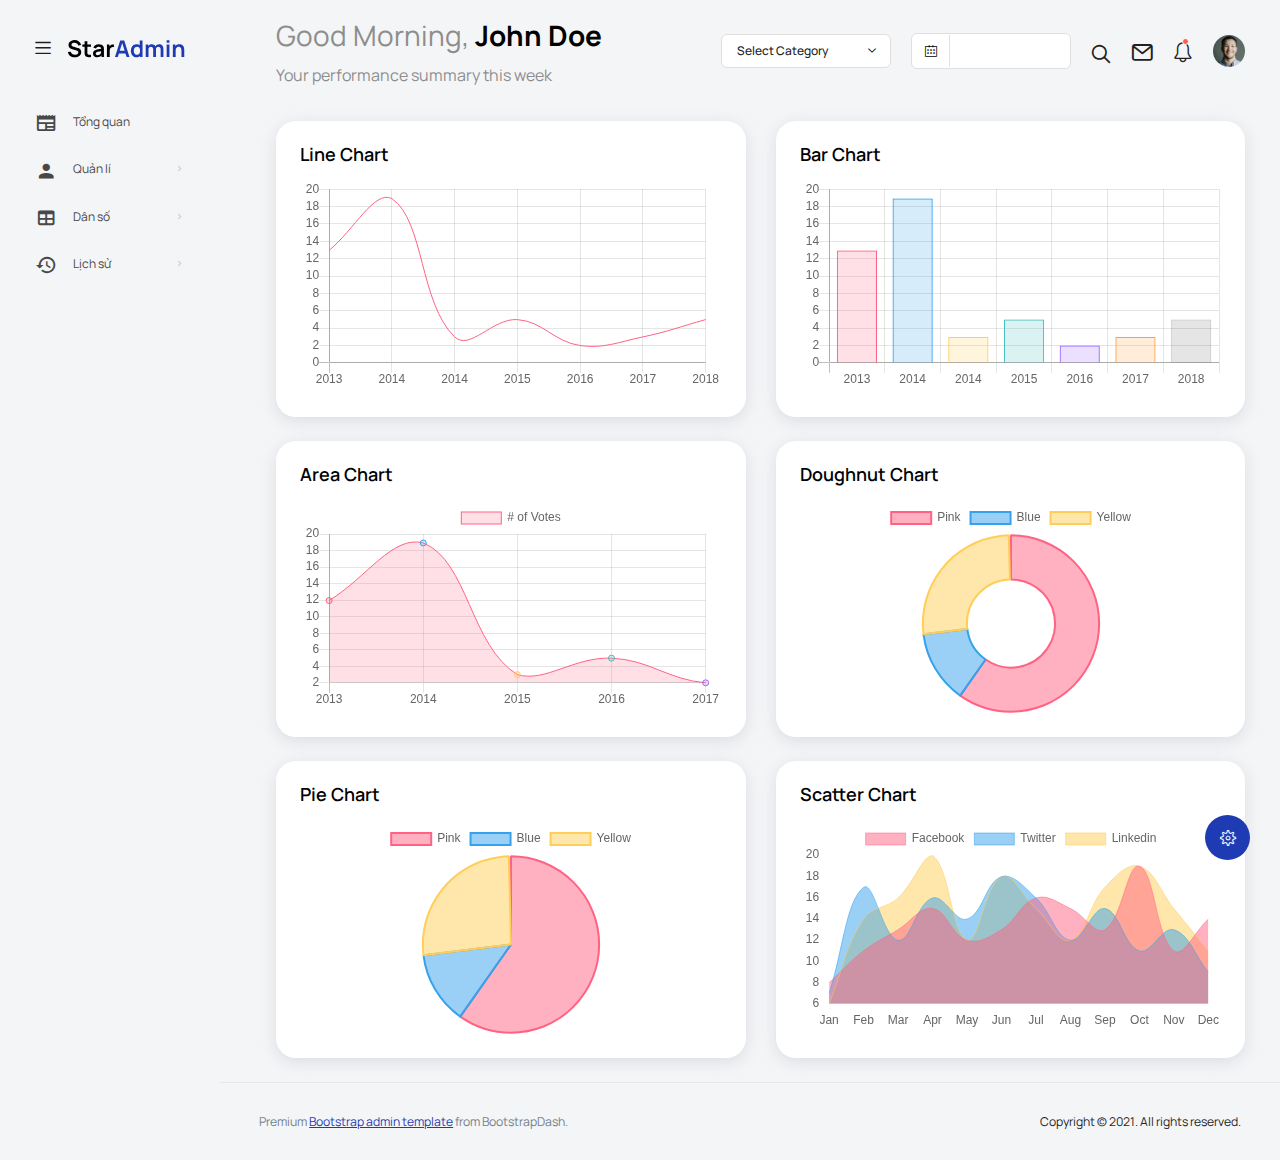
<file: citizenvn/src/main/webapp/views/template/pages/charts/chartjs.html>
<!DOCTYPE html>
<html lang="en">

<head>
  <!-- Required meta tags -->
  <meta charset="utf-8">
  <meta name="viewport" content="width=device-width, initial-scale=1, shrink-to-fit=no">
  <title>Star Admin2 </title>
  <!-- plugins:css -->
  <link rel="stylesheet" href="../../vendors/feather/feather.css">
  <link rel="stylesheet" href="../../vendors/mdi/css/materialdesignicons.min.css">
  <link rel="stylesheet" href="../../vendors/ti-icons/css/themify-icons.css">
  <link rel="stylesheet" href="../../vendors/typicons/typicons.css">
  <link rel="stylesheet" href="../../vendors/simple-line-icons/css/simple-line-icons.css">
  <link rel="stylesheet" href="../../vendors/css/vendor.bundle.base.css">
  <!-- endinject -->
  <!-- Plugin css for this page -->
  <!-- End plugin css for this page -->
  <!-- inject:css -->
  <link rel="stylesheet" href="../../css/vertical-layout-light/style.css">
  <!-- endinject -->
  <link rel="shortcut icon" href="../../images/favicon.png" />
</head>

<body>
  <div class="container-scroller">
    <!-- partial:../../partials/_navbar.html -->
    <nav class="navbar default-layout col-lg-12 col-12 p-0 fixed-top d-flex align-items-top flex-row">
      <div class="text-center navbar-brand-wrapper d-flex align-items-center justify-content-start">
        <div class="me-3">
          <button class="navbar-toggler navbar-toggler align-self-center" type="button" data-bs-toggle="minimize">
            <span class="icon-menu"></span>
          </button>
        </div>
        <div>
          <a class="navbar-brand brand-logo" href="../../index.html">
            <img src="../../images/logo.svg" alt="logo" />
          </a>
          <a class="navbar-brand brand-logo-mini" href="../../index.html">
            <img src="../../images/logo-mini.svg" alt="logo" />
          </a>
        </div>
      </div>
      <div class="navbar-menu-wrapper d-flex align-items-top"> 
        <ul class="navbar-nav">
          <li class="nav-item font-weight-semibold d-none d-lg-block ms-0">
            <h1 class="welcome-text">Good Morning, <span class="text-black fw-bold">John Doe</span></h1>
            <h3 class="welcome-sub-text">Your performance summary this week </h3>
          </li>
        </ul>
        <ul class="navbar-nav ms-auto">
          <li class="nav-item dropdown d-none d-lg-block">
            <a class="nav-link dropdown-bordered dropdown-toggle dropdown-toggle-split" id="messageDropdown" href="#" data-bs-toggle="dropdown" aria-expanded="false"> Select Category </a>
            <div class="dropdown-menu dropdown-menu-right navbar-dropdown preview-list pb-0" aria-labelledby="messageDropdown">
              <a class="dropdown-item py-3" >
                <p class="mb-0 font-weight-medium float-left">Select category</p>
              </a>
              <div class="dropdown-divider"></div>
              <a class="dropdown-item preview-item">
                <div class="preview-item-content flex-grow py-2">
                  <p class="preview-subject ellipsis font-weight-medium text-dark">Bootstrap Bundle </p>
                  <p class="fw-light small-text mb-0">This is a Bundle featuring 16 unique dashboards</p>
                </div>
              </a>
              <a class="dropdown-item preview-item">
                <div class="preview-item-content flex-grow py-2">
                  <p class="preview-subject ellipsis font-weight-medium text-dark">Angular Bundle</p>
                  <p class="fw-light small-text mb-0">Everything you’ll ever need for your Angular projects</p>
                </div>
              </a>
              <a class="dropdown-item preview-item">
                <div class="preview-item-content flex-grow py-2">
                  <p class="preview-subject ellipsis font-weight-medium text-dark">VUE Bundle</p>
                  <p class="fw-light small-text mb-0">Bundle of 6 Premium Vue Admin Dashboard</p>
                </div>
              </a>
              <a class="dropdown-item preview-item">
                <div class="preview-item-content flex-grow py-2">
                  <p class="preview-subject ellipsis font-weight-medium text-dark">React Bundle</p>
                  <p class="fw-light small-text mb-0">Bundle of 8 Premium React Admin Dashboard</p>
                </div>
              </a>
            </div>
          </li>
          <li class="nav-item d-none d-lg-block">
            <div id="datepicker-popup" class="input-group date datepicker navbar-date-picker">
              <span class="input-group-addon input-group-prepend border-right">
                <span class="icon-calendar input-group-text calendar-icon"></span>
              </span>
              <input type="text" class="form-control">
            </div>
          </li>
          <li class="nav-item">
            <form class="search-form" action="#">
              <i class="icon-search"></i>
              <input type="search" class="form-control" placeholder="Search Here" title="Search here">
            </form>
          </li>
          <li class="nav-item dropdown">
            <a class="nav-link count-indicator" id="notificationDropdown" href="#" data-bs-toggle="dropdown">
              <i class="icon-mail icon-lg"></i>
            </a>
            <div class="dropdown-menu dropdown-menu-right navbar-dropdown preview-list pb-0" aria-labelledby="notificationDropdown">
              <a class="dropdown-item py-3 border-bottom">
                <p class="mb-0 font-weight-medium float-left">You have 4 new notifications </p>
                <span class="badge badge-pill badge-primary float-right">View all</span>
              </a>
              <a class="dropdown-item preview-item py-3">
                <div class="preview-thumbnail">
                  <i class="mdi mdi-alert m-auto text-primary"></i>
                </div>
                <div class="preview-item-content">
                  <h6 class="preview-subject fw-normal text-dark mb-1">Application Error</h6>
                  <p class="fw-light small-text mb-0"> Just now </p>
                </div>
              </a>
              <a class="dropdown-item preview-item py-3">
                <div class="preview-thumbnail">
                  <i class="mdi mdi-settings m-auto text-primary"></i>
                </div>
                <div class="preview-item-content">
                  <h6 class="preview-subject fw-normal text-dark mb-1">Settings</h6>
                  <p class="fw-light small-text mb-0"> Private message </p>
                </div>
              </a>
              <a class="dropdown-item preview-item py-3">
                <div class="preview-thumbnail">
                  <i class="mdi mdi-airballoon m-auto text-primary"></i>
                </div>
                <div class="preview-item-content">
                  <h6 class="preview-subject fw-normal text-dark mb-1">New user registration</h6>
                  <p class="fw-light small-text mb-0"> 2 days ago </p>
                </div>
              </a>
            </div>
          </li>
          <li class="nav-item dropdown"> 
            <a class="nav-link count-indicator" id="countDropdown" href="#" data-bs-toggle="dropdown" aria-expanded="false">
              <i class="icon-bell"></i>
              <span class="count"></span>
            </a>
            <div class="dropdown-menu dropdown-menu-right navbar-dropdown preview-list pb-0" aria-labelledby="countDropdown">
              <a class="dropdown-item py-3">
                <p class="mb-0 font-weight-medium float-left">You have 7 unread mails </p>
                <span class="badge badge-pill badge-primary float-right">View all</span>
              </a>
              <div class="dropdown-divider"></div>
              <a class="dropdown-item preview-item">
                <div class="preview-thumbnail">
                  <img src="../../images/faces/face10.jpg" alt="image" class="img-sm profile-pic">
                </div>
                <div class="preview-item-content flex-grow py-2">
                  <p class="preview-subject ellipsis font-weight-medium text-dark">Marian Garner </p>
                  <p class="fw-light small-text mb-0"> The meeting is cancelled </p>
                </div>
              </a>
              <a class="dropdown-item preview-item">
                <div class="preview-thumbnail">
                  <img src="../../images/faces/face12.jpg" alt="image" class="img-sm profile-pic">
                </div>
                <div class="preview-item-content flex-grow py-2">
                  <p class="preview-subject ellipsis font-weight-medium text-dark">David Grey </p>
                  <p class="fw-light small-text mb-0"> The meeting is cancelled </p>
                </div>
              </a>
              <a class="dropdown-item preview-item">
                <div class="preview-thumbnail">
                  <img src="../../images/faces/face1.jpg" alt="image" class="img-sm profile-pic">
                </div>
                <div class="preview-item-content flex-grow py-2">
                  <p class="preview-subject ellipsis font-weight-medium text-dark">Travis Jenkins </p>
                  <p class="fw-light small-text mb-0"> The meeting is cancelled </p>
                </div>
              </a>
            </div>
          </li>
          <li class="nav-item dropdown d-none d-lg-block user-dropdown">
            <a class="nav-link" id="UserDropdown" href="#" data-bs-toggle="dropdown" aria-expanded="false">
              <img class="img-xs rounded-circle" src="../../images/faces/face8.jpg" alt="Profile image"> </a>
            <div class="dropdown-menu dropdown-menu-right navbar-dropdown" aria-labelledby="UserDropdown">
              <div class="dropdown-header text-center">
                <img class="img-md rounded-circle" src="../../images/faces/face8.jpg" alt="Profile image">
                <p class="mb-1 mt-3 font-weight-semibold">Allen Moreno</p>
                <p class="fw-light text-muted mb-0">allenmoreno@gmail.com</p>
              </div>
              <a class="dropdown-item"><i class="dropdown-item-icon mdi mdi-account-outline text-primary me-2"></i> My Profile <span class="badge badge-pill badge-danger">1</span></a>
              <a class="dropdown-item"><i class="dropdown-item-icon mdi mdi-message-text-outline text-primary me-2"></i> Messages</a>
              <a class="dropdown-item"><i class="dropdown-item-icon mdi mdi-calendar-check-outline text-primary me-2"></i> Activity</a>
              <a class="dropdown-item"><i class="dropdown-item-icon mdi mdi-help-circle-outline text-primary me-2"></i> FAQ</a>
              <a class="dropdown-item"><i class="dropdown-item-icon mdi mdi-power text-primary me-2"></i>Sign Out</a>
            </div>
          </li>
        </ul>
        <button class="navbar-toggler navbar-toggler-right d-lg-none align-self-center" type="button" data-bs-toggle="offcanvas">
          <span class="mdi mdi-menu"></span>
        </button>
      </div>
    </nav>
    <!-- partial -->
    <div class="container-fluid page-body-wrapper">
      <!-- partial:../../partials/_settings-panel.html -->
      <div class="theme-setting-wrapper">
        <div id="settings-trigger"><i class="ti-settings"></i></div>
        <div id="theme-settings" class="settings-panel">
          <i class="settings-close ti-close"></i>
          <p class="settings-heading">SIDEBAR SKINS</p>
          <div class="sidebar-bg-options selected" id="sidebar-light-theme"><div class="img-ss rounded-circle bg-light border me-3"></div>Light</div>
          <div class="sidebar-bg-options" id="sidebar-dark-theme"><div class="img-ss rounded-circle bg-dark border me-3"></div>Dark</div>
          <p class="settings-heading mt-2">HEADER SKINS</p>
          <div class="color-tiles mx-0 px-4">
            <div class="tiles success"></div>
            <div class="tiles warning"></div>
            <div class="tiles danger"></div>
            <div class="tiles info"></div>
            <div class="tiles dark"></div>
            <div class="tiles default"></div>
          </div>
        </div>
      </div>
      <div id="right-sidebar" class="settings-panel">
        <i class="settings-close ti-close"></i>
        <ul class="nav nav-tabs border-top" id="setting-panel" role="tablist">
          <li class="nav-item">
            <a class="nav-link active" id="todo-tab" data-bs-toggle="tab" href="#todo-section" role="tab" aria-controls="todo-section" aria-expanded="true">TO DO LIST</a>
          </li>
          <li class="nav-item">
            <a class="nav-link" id="chats-tab" data-bs-toggle="tab" href="#chats-section" role="tab" aria-controls="chats-section">CHATS</a>
          </li>
        </ul>
        <div class="tab-content" id="setting-content">
          <div class="tab-pane fade show active scroll-wrapper" id="todo-section" role="tabpanel" aria-labelledby="todo-section">
            <div class="add-items d-flex px-3 mb-0">
              <form class="form w-100">
                <div class="form-group d-flex">
                  <input type="text" class="form-control todo-list-input" placeholder="Add To-do">
                  <button type="submit" class="add btn btn-primary todo-list-add-btn" id="add-task">Add</button>
                </div>
              </form>
            </div>
            <div class="list-wrapper px-3">
              <ul class="d-flex flex-column-reverse todo-list">
                <li>
                  <div class="form-check">
                    <label class="form-check-label">
                      <input class="checkbox" type="checkbox">
                      Team review meeting at 3.00 PM
                    </label>
                  </div>
                  <i class="remove ti-close"></i>
                </li>
                <li>
                  <div class="form-check">
                    <label class="form-check-label">
                      <input class="checkbox" type="checkbox">
                      Prepare for presentation
                    </label>
                  </div>
                  <i class="remove ti-close"></i>
                </li>
                <li>
                  <div class="form-check">
                    <label class="form-check-label">
                      <input class="checkbox" type="checkbox">
                      Resolve all the low priority tickets due today
                    </label>
                  </div>
                  <i class="remove ti-close"></i>
                </li>
                <li class="completed">
                  <div class="form-check">
                    <label class="form-check-label">
                      <input class="checkbox" type="checkbox" checked>
                      Schedule meeting for next week
                    </label>
                  </div>
                  <i class="remove ti-close"></i>
                </li>
                <li class="completed">
                  <div class="form-check">
                    <label class="form-check-label">
                      <input class="checkbox" type="checkbox" checked>
                      Project review
                    </label>
                  </div>
                  <i class="remove ti-close"></i>
                </li>
              </ul>
            </div>
            <h4 class="px-3 text-muted mt-5 fw-light mb-0">Events</h4>
            <div class="events pt-4 px-3">
              <div class="wrapper d-flex mb-2">
                <i class="ti-control-record text-primary me-2"></i>
                <span>Feb 11 2018</span>
              </div>
              <p class="mb-0 font-weight-thin text-gray">Creating component page build a js</p>
              <p class="text-gray mb-0">The total number of sessions</p>
            </div>
            <div class="events pt-4 px-3">
              <div class="wrapper d-flex mb-2">
                <i class="ti-control-record text-primary me-2"></i>
                <span>Feb 7 2018</span>
              </div>
              <p class="mb-0 font-weight-thin text-gray">Meeting with Alisa</p>
              <p class="text-gray mb-0 ">Call Sarah Graves</p>
            </div>
          </div>
          <!-- To do section tab ends -->
          <div class="tab-pane fade" id="chats-section" role="tabpanel" aria-labelledby="chats-section">
            <div class="d-flex align-items-center justify-content-between border-bottom">
              <p class="settings-heading border-top-0 mb-3 pl-3 pt-0 border-bottom-0 pb-0">Friends</p>
              <small class="settings-heading border-top-0 mb-3 pt-0 border-bottom-0 pb-0 pr-3 fw-normal">See All</small>
            </div>
            <ul class="chat-list">
              <li class="list active">
                <div class="profile"><img src="../../images/faces/face1.jpg" alt="image"><span class="online"></span></div>
                <div class="info">
                  <p>Thomas Douglas</p>
                  <p>Available</p>
                </div>
                <small class="text-muted my-auto">19 min</small>
              </li>
              <li class="list">
                <div class="profile"><img src="../../images/faces/face2.jpg" alt="image"><span class="offline"></span></div>
                <div class="info">
                  <div class="wrapper d-flex">
                    <p>Catherine</p>
                  </div>
                  <p>Away</p>
                </div>
                <div class="badge badge-success badge-pill my-auto mx-2">4</div>
                <small class="text-muted my-auto">23 min</small>
              </li>
              <li class="list">
                <div class="profile"><img src="../../images/faces/face3.jpg" alt="image"><span class="online"></span></div>
                <div class="info">
                  <p>Daniel Russell</p>
                  <p>Available</p>
                </div>
                <small class="text-muted my-auto">14 min</small>
              </li>
              <li class="list">
                <div class="profile"><img src="../../images/faces/face4.jpg" alt="image"><span class="offline"></span></div>
                <div class="info">
                  <p>James Richardson</p>
                  <p>Away</p>
                </div>
                <small class="text-muted my-auto">2 min</small>
              </li>
              <li class="list">
                <div class="profile"><img src="../../images/faces/face5.jpg" alt="image"><span class="online"></span></div>
                <div class="info">
                  <p>Madeline Kennedy</p>
                  <p>Available</p>
                </div>
                <small class="text-muted my-auto">5 min</small>
              </li>
              <li class="list">
                <div class="profile"><img src="../../images/faces/face6.jpg" alt="image"><span class="online"></span></div>
                <div class="info">
                  <p>Sarah Graves</p>
                  <p>Available</p>
                </div>
                <small class="text-muted my-auto">47 min</small>
              </li>
            </ul>
          </div>
          <!-- chat tab ends -->
        </div>
      </div>
      <!-- partial -->
      <!-- partial:../../partials/_sidebar.html -->
      <nav class="sidebar sidebar-offcanvas" id="sidebar">
        <ul class="nav">
          <li class="nav-item">
            <a class="nav-link" href="/template/index.html">
              <i class="mdi mdi-newspaper menu-icon"></i>
              <span class="menu-title">Tổng quan</span>
            </a>
          </li> 
          <li class="nav-item">
            <a class="nav-link" data-bs-toggle="collapse" href="#ui-basic" aria-expanded="false" aria-controls="ui-basic">
              <i class="menu-icon mdi mdi-account"></i>
              <span class="menu-title">Quản lí</span>
              <i class="menu-arrow"></i> 
            </a>
            <div class="collapse" id="ui-basic">
              <ul class="nav flex-column sub-menu">
                <li class="nav-item"> <a class="nav-link" href="/template/pages/ui-features/typography.html">Cấp quyền</a></li>
                <li class="nav-item"> <a class="nav-link" href="/template/pages/forms/basic_elements.html">Thêm tài khoản</a></li>
              </ul>
            </div>
          </li>
          <li class="nav-item">
            <a class="nav-link" data-bs-toggle="collapse" href="#tables" aria-expanded="false" aria-controls="tables">
              <i class="menu-icon mdi mdi-table"></i>
              <span class="menu-title">Dân số</span>
              <i class="menu-arrow"></i>
            </a>
            <div class="collapse" id="tables">
              <ul class="nav flex-column sub-menu">
                <li class="nav-item"> <a class="nav-link" href="/template/pages/tables/basic-table.html">Danh sách</a></li>
                <li class="nav-item"> <a class="nav-link" href="/template/pages/forms/addPeople.html">Thêm người dân</a></li>
              </ul>
            </div>
          </li>
          <li class="nav-item">
            <a class="nav-link" data-bs-toggle="collapse" href="#icons" aria-expanded="false" aria-controls="icons">
              <i class="menu-icon mdi mdi-history"></i>
              <span class="menu-title">Lịch sử</span>
              <i class="menu-arrow"></i>
            </a>
            <div class="collapse" id="icons">
              <ul class="nav flex-column sub-menu">
                <li class="nav-item"> <a class="nav-link" href="pages/icons/mdi.html">Mdi icons</a></li>
              </ul>
            </div>
          </li>
        </ul>
      </nav>
      <!-- partial -->
      <div class="main-panel">
        <div class="content-wrapper">
          <div class="row">
            <div class="col-lg-6 grid-margin stretch-card">
              <div class="card">
                <div class="card-body">
                  <h4 class="card-title">Line chart</h4>
                  <canvas id="lineChart"></canvas>
                </div>
              </div>
            </div>
            <div class="col-lg-6 grid-margin stretch-card">
              <div class="card">
                <div class="card-body">
                  <h4 class="card-title">Bar chart</h4>
                  <canvas id="barChart"></canvas>
                </div>
              </div>
            </div>
          </div>
          <div class="row">
            <div class="col-lg-6 grid-margin stretch-card">
              <div class="card">
                <div class="card-body">
                  <h4 class="card-title">Area chart</h4>
                  <canvas id="areaChart"></canvas>
                </div>
              </div>
            </div>
            <div class="col-lg-6 grid-margin stretch-card">
              <div class="card">
                <div class="card-body">
                  <h4 class="card-title">Doughnut chart</h4>
                  <canvas id="doughnutChart"></canvas>
                </div>
              </div>
            </div>
          </div>
          <div class="row">
            <div class="col-lg-6 grid-margin grid-margin-lg-0 stretch-card">
              <div class="card">
                <div class="card-body">
                  <h4 class="card-title">Pie chart</h4>
                  <canvas id="pieChart"></canvas>
                </div>
              </div>
            </div>
            <div class="col-lg-6 grid-margin grid-margin-lg-0 stretch-card">
              <div class="card">
                <div class="card-body">
                  <h4 class="card-title">Scatter chart</h4>
                  <canvas id="areachart-multi"></canvas>
                </div>
              </div>
            </div>
          </div>
        </div>
        <!-- content-wrapper ends -->
        <!-- partial:../../partials/_footer.html -->
        <footer class="footer">
          <div class="d-sm-flex justify-content-center justify-content-sm-between">
            <span class="text-muted text-center text-sm-left d-block d-sm-inline-block">Premium <a href="https://www.bootstrapdash.com/" target="_blank">Bootstrap admin template</a> from BootstrapDash.</span>
            <span class="float-none float-sm-right d-block mt-1 mt-sm-0 text-center">Copyright © 2021. All rights reserved.</span>
          </div>
        </footer>
        <!-- partial -->
      </div>
      <!-- main-panel ends -->
    </div>
    <!-- page-body-wrapper ends -->
  </div>
  <!-- container-scroller -->
  <!-- plugins:js -->
  <script src="../../vendors/js/vendor.bundle.base.js"></script>
  <!-- endinject -->
  <!-- Plugin js for this page -->
  <script src="../../vendors/chart.js/Chart.min.js"></script>
  <script src="../../vendors/bootstrap-datepicker/bootstrap-datepicker.min.js"></script>
  <!-- End plugin js for this page -->
  <!-- inject:js -->
  <script src="../../js/off-canvas.js"></script>
  <script src="../../js/hoverable-collapse.js"></script>
  <script src="../../js/template.js"></script>
  <script src="../../js/settings.js"></script>
  <script src="../../js/todolist.js"></script>
  <!-- endinject -->
  <!-- Custom js for this page-->
  <script src="../../js/chart.js"></script>
  <!-- End custom js for this page-->
</body>

</html>
</file>
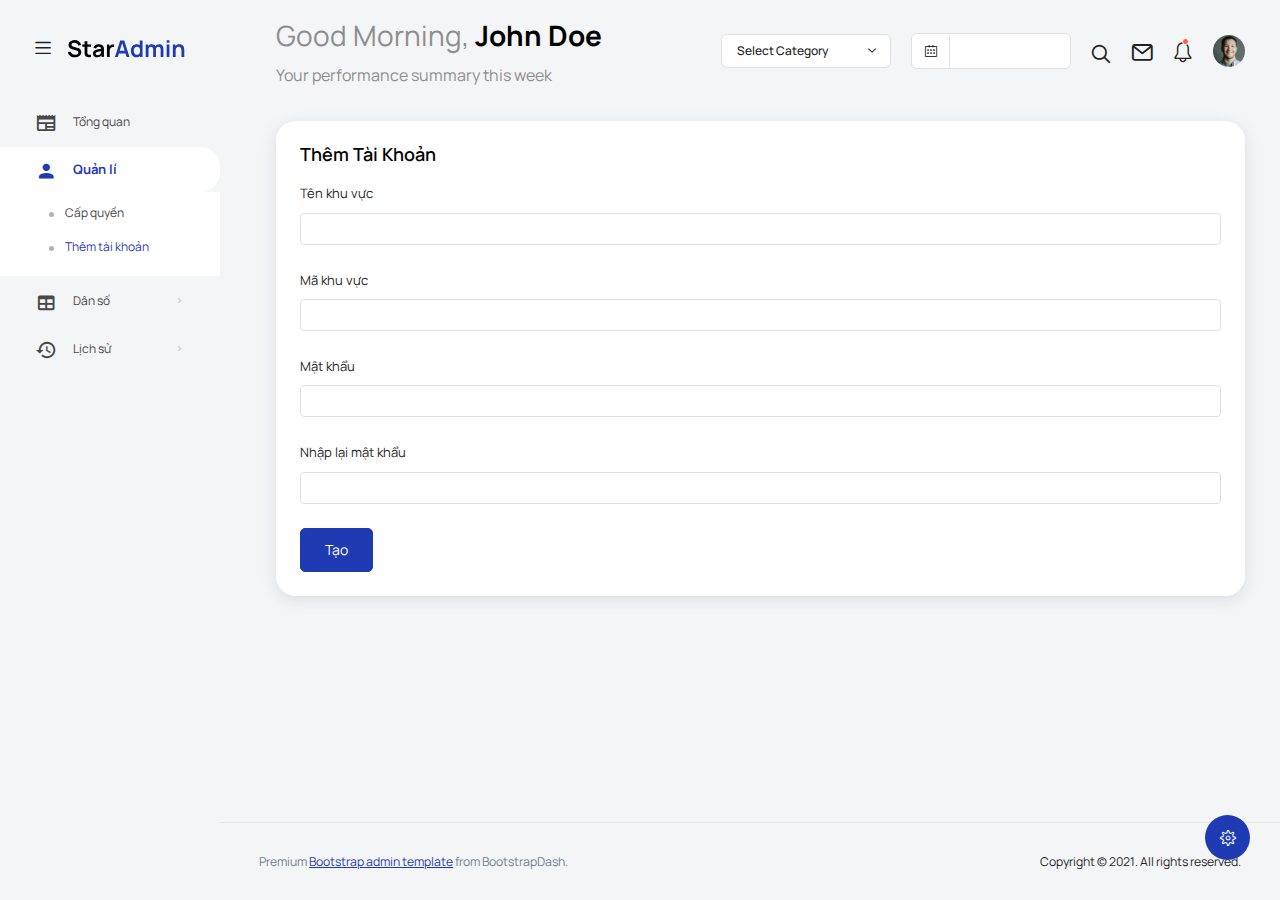
<file: citizenvn/src/main/webapp/views/template/pages/forms/addAcount.html>
<!DOCTYPE html>
<html lang="en">

<head>
  <!-- Required meta tags -->
  <meta charset="utf-8">
  <meta name="viewport" content="width=device-width, initial-scale=1, shrink-to-fit=no">
  <title>Star Admin2 </title>
  <!-- plugins:css -->
  <link rel="stylesheet" href="../../vendors/feather/feather.css">
  <link rel="stylesheet" href="../../vendors/mdi/css/materialdesignicons.min.css">
  <link rel="stylesheet" href="../../vendors/ti-icons/css/themify-icons.css">
  <link rel="stylesheet" href="../../vendors/typicons/typicons.css">
  <link rel="stylesheet" href="../../vendors/simple-line-icons/css/simple-line-icons.css">
  <link rel="stylesheet" href="../../vendors/css/vendor.bundle.base.css">
  <!-- endinject -->
  <!-- Plugin css for this page -->
  <link rel="stylesheet" href="../../vendors/select2/select2.min.css">
  <link rel="stylesheet" href="../../vendors/select2-bootstrap-theme/select2-bootstrap.min.css">
  <!-- End plugin css for this page -->
  <!-- inject:css -->
  <link rel="stylesheet" href="../../css/vertical-layout-light/style.css">
  <!-- endinject -->
  <link rel="shortcut icon" href="../../images/favicon.png" />
</head>

<body>
  <div class="container-scroller">
    <!-- partial:../../partials/_navbar.html -->
    <nav class="navbar default-layout col-lg-12 col-12 p-0 fixed-top d-flex align-items-top flex-row">
      <div class="text-center navbar-brand-wrapper d-flex align-items-center justify-content-start">
        <div class="me-3">
          <button class="navbar-toggler navbar-toggler align-self-center" type="button" data-bs-toggle="minimize">
            <span class="icon-menu"></span>
          </button>
        </div>
        <div>
          <a class="navbar-brand brand-logo" href="../../index.html">
            <img src="../../images/logo.svg" alt="logo" />
          </a>
          <a class="navbar-brand brand-logo-mini" href="../../index.html">
            <img src="../../images/logo-mini.svg" alt="logo" />
          </a>
        </div>
      </div>
      <div class="navbar-menu-wrapper d-flex align-items-top"> 
        <ul class="navbar-nav">
          <li class="nav-item font-weight-semibold d-none d-lg-block ms-0">
            <h1 class="welcome-text">Good Morning, <span class="text-black fw-bold">John Doe</span></h1>
            <h3 class="welcome-sub-text">Your performance summary this week </h3>
          </li>
        </ul>
        <ul class="navbar-nav ms-auto">
          <li class="nav-item dropdown d-none d-lg-block">
            <a class="nav-link dropdown-bordered dropdown-toggle dropdown-toggle-split" id="messageDropdown" href="#" data-bs-toggle="dropdown" aria-expanded="false"> Select Category </a>
            <div class="dropdown-menu dropdown-menu-right navbar-dropdown preview-list pb-0" aria-labelledby="messageDropdown">
              <a class="dropdown-item py-3" >
                <p class="mb-0 font-weight-medium float-left">Select category</p>
              </a>
              <div class="dropdown-divider"></div>
              <a class="dropdown-item preview-item">
                <div class="preview-item-content flex-grow py-2">
                  <p class="preview-subject ellipsis font-weight-medium text-dark">Bootstrap Bundle </p>
                  <p class="fw-light small-text mb-0">This is a Bundle featuring 16 unique dashboards</p>
                </div>
              </a>
              <a class="dropdown-item preview-item">
                <div class="preview-item-content flex-grow py-2">
                  <p class="preview-subject ellipsis font-weight-medium text-dark">Angular Bundle</p>
                  <p class="fw-light small-text mb-0">Everything you’ll ever need for your Angular projects</p>
                </div>
              </a>
              <a class="dropdown-item preview-item">
                <div class="preview-item-content flex-grow py-2">
                  <p class="preview-subject ellipsis font-weight-medium text-dark">VUE Bundle</p>
                  <p class="fw-light small-text mb-0">Bundle of 6 Premium Vue Admin Dashboard</p>
                </div>
              </a>
              <a class="dropdown-item preview-item">
                <div class="preview-item-content flex-grow py-2">
                  <p class="preview-subject ellipsis font-weight-medium text-dark">React Bundle</p>
                  <p class="fw-light small-text mb-0">Bundle of 8 Premium React Admin Dashboard</p>
                </div>
              </a>
            </div>
          </li>
          <li class="nav-item d-none d-lg-block">
            <div id="datepicker-popup" class="input-group date datepicker navbar-date-picker">
              <span class="input-group-addon input-group-prepend border-right">
                <span class="icon-calendar input-group-text calendar-icon"></span>
              </span>
              <input type="text" class="form-control">
            </div>
          </li>
          <li class="nav-item">
            <form class="search-form" action="#">
              <i class="icon-search"></i>
              <input type="search" class="form-control" placeholder="Search Here" title="Search here">
            </form>
          </li>
          <li class="nav-item dropdown">
            <a class="nav-link count-indicator" id="notificationDropdown" href="#" data-bs-toggle="dropdown">
              <i class="icon-mail icon-lg"></i>
            </a>
            <div class="dropdown-menu dropdown-menu-right navbar-dropdown preview-list pb-0" aria-labelledby="notificationDropdown">
              <a class="dropdown-item py-3 border-bottom">
                <p class="mb-0 font-weight-medium float-left">You have 4 new notifications </p>
                <span class="badge badge-pill badge-primary float-right">View all</span>
              </a>
              <a class="dropdown-item preview-item py-3">
                <div class="preview-thumbnail">
                  <i class="mdi mdi-alert m-auto text-primary"></i>
                </div>
                <div class="preview-item-content">
                  <h6 class="preview-subject fw-normal text-dark mb-1">Application Error</h6>
                  <p class="fw-light small-text mb-0"> Just now </p>
                </div>
              </a>
              <a class="dropdown-item preview-item py-3">
                <div class="preview-thumbnail">
                  <i class="mdi mdi-settings m-auto text-primary"></i>
                </div>
                <div class="preview-item-content">
                  <h6 class="preview-subject fw-normal text-dark mb-1">Settings</h6>
                  <p class="fw-light small-text mb-0"> Private message </p>
                </div>
              </a>
              <a class="dropdown-item preview-item py-3">
                <div class="preview-thumbnail">
                  <i class="mdi mdi-airballoon m-auto text-primary"></i>
                </div>
                <div class="preview-item-content">
                  <h6 class="preview-subject fw-normal text-dark mb-1">New user registration</h6>
                  <p class="fw-light small-text mb-0"> 2 days ago </p>
                </div>
              </a>
            </div>
          </li>
          <li class="nav-item dropdown"> 
            <a class="nav-link count-indicator" id="countDropdown" href="#" data-bs-toggle="dropdown" aria-expanded="false">
              <i class="icon-bell"></i>
              <span class="count"></span>
            </a>
            <div class="dropdown-menu dropdown-menu-right navbar-dropdown preview-list pb-0" aria-labelledby="countDropdown">
              <a class="dropdown-item py-3">
                <p class="mb-0 font-weight-medium float-left">You have 7 unread mails </p>
                <span class="badge badge-pill badge-primary float-right">View all</span>
              </a>
              <div class="dropdown-divider"></div>
              <a class="dropdown-item preview-item">
                <div class="preview-thumbnail">
                  <img src="../../images/faces/face10.jpg" alt="image" class="img-sm profile-pic">
                </div>
                <div class="preview-item-content flex-grow py-2">
                  <p class="preview-subject ellipsis font-weight-medium text-dark">Marian Garner </p>
                  <p class="fw-light small-text mb-0"> The meeting is cancelled </p>
                </div>
              </a>
              <a class="dropdown-item preview-item">
                <div class="preview-thumbnail">
                  <img src="../../images/faces/face12.jpg" alt="image" class="img-sm profile-pic">
                </div>
                <div class="preview-item-content flex-grow py-2">
                  <p class="preview-subject ellipsis font-weight-medium text-dark">David Grey </p>
                  <p class="fw-light small-text mb-0"> The meeting is cancelled </p>
                </div>
              </a>
              <a class="dropdown-item preview-item">
                <div class="preview-thumbnail">
                  <img src="../../images/faces/face1.jpg" alt="image" class="img-sm profile-pic">
                </div>
                <div class="preview-item-content flex-grow py-2">
                  <p class="preview-subject ellipsis font-weight-medium text-dark">Travis Jenkins </p>
                  <p class="fw-light small-text mb-0"> The meeting is cancelled </p>
                </div>
              </a>
            </div>
          </li>
          <li class="nav-item dropdown d-none d-lg-block user-dropdown">
            <a class="nav-link" id="UserDropdown" href="#" data-bs-toggle="dropdown" aria-expanded="false">
              <img class="img-xs rounded-circle" src="../../images/faces/face8.jpg" alt="Profile image"> </a>
            <div class="dropdown-menu dropdown-menu-right navbar-dropdown" aria-labelledby="UserDropdown">
              <div class="dropdown-header text-center">
                <img class="img-md rounded-circle" src="../../images/faces/face8.jpg" alt="Profile image">
                <p class="mb-1 mt-3 font-weight-semibold">Allen Moreno</p>
                <p class="fw-light text-muted mb-0">allenmoreno@gmail.com</p>
              </div>
              <a class="dropdown-item"><i class="dropdown-item-icon mdi mdi-account-outline text-primary me-2"></i> My Profile <span class="badge badge-pill badge-danger">1</span></a>
              <a class="dropdown-item"><i class="dropdown-item-icon mdi mdi-message-text-outline text-primary me-2"></i> Messages</a>
              <a class="dropdown-item"><i class="dropdown-item-icon mdi mdi-calendar-check-outline text-primary me-2"></i> Activity</a>
              <a class="dropdown-item"><i class="dropdown-item-icon mdi mdi-help-circle-outline text-primary me-2"></i> FAQ</a>
              <a class="dropdown-item"><i class="dropdown-item-icon mdi mdi-power text-primary me-2"></i>Sign Out</a>
            </div>
          </li>
        </ul>
        <button class="navbar-toggler navbar-toggler-right d-lg-none align-self-center" type="button" data-bs-toggle="offcanvas">
          <span class="mdi mdi-menu"></span>
        </button>
      </div>
    </nav>
    <!-- partial -->
    <div class="container-fluid page-body-wrapper">
      <!-- partial:../../partials/_settings-panel.html -->
      <div class="theme-setting-wrapper">
        <div id="settings-trigger"><i class="ti-settings"></i></div>
        <div id="theme-settings" class="settings-panel">
          <i class="settings-close ti-close"></i>
          <p class="settings-heading">SIDEBAR SKINS</p>
          <div class="sidebar-bg-options selected" id="sidebar-light-theme"><div class="img-ss rounded-circle bg-light border me-3"></div>Light</div>
          <div class="sidebar-bg-options" id="sidebar-dark-theme"><div class="img-ss rounded-circle bg-dark border me-3"></div>Dark</div>
          <p class="settings-heading mt-2">HEADER SKINS</p>
          <div class="color-tiles mx-0 px-4">
            <div class="tiles success"></div>
            <div class="tiles warning"></div>
            <div class="tiles danger"></div>
            <div class="tiles info"></div>
            <div class="tiles dark"></div>
            <div class="tiles default"></div>
          </div>
        </div>
      </div>
      <div id="right-sidebar" class="settings-panel">
        <i class="settings-close ti-close"></i>
        <ul class="nav nav-tabs border-top" id="setting-panel" role="tablist">
          <li class="nav-item">
            <a class="nav-link active" id="todo-tab" data-bs-toggle="tab" href="#todo-section" role="tab" aria-controls="todo-section" aria-expanded="true">TO DO LIST</a>
          </li>
          <li class="nav-item">
            <a class="nav-link" id="chats-tab" data-bs-toggle="tab" href="#chats-section" role="tab" aria-controls="chats-section">CHATS</a>
          </li>
        </ul>
        <div class="tab-content" id="setting-content">
          <div class="tab-pane fade show active scroll-wrapper" id="todo-section" role="tabpanel" aria-labelledby="todo-section">
            <div class="add-items d-flex px-3 mb-0">
              <form class="form w-100">
                <div class="form-group d-flex">
                  <input type="text" class="form-control todo-list-input" placeholder="Add To-do">
                  <button type="submit" class="add btn btn-primary todo-list-add-btn" id="add-task">Add</button>
                </div>
              </form>
            </div>
            <div class="list-wrapper px-3">
              <ul class="d-flex flex-column-reverse todo-list">
                <li>
                  <div class="form-check">
                    <label class="form-check-label">
                      <input class="checkbox" type="checkbox">
                      Team review meeting at 3.00 PM
                    </label>
                  </div>
                  <i class="remove ti-close"></i>
                </li>
                <li>
                  <div class="form-check">
                    <label class="form-check-label">
                      <input class="checkbox" type="checkbox">
                      Prepare for presentation
                    </label>
                  </div>
                  <i class="remove ti-close"></i>
                </li>
                <li>
                  <div class="form-check">
                    <label class="form-check-label">
                      <input class="checkbox" type="checkbox">
                      Resolve all the low priority tickets due today
                    </label>
                  </div>
                  <i class="remove ti-close"></i>
                </li>
                <li class="completed">
                  <div class="form-check">
                    <label class="form-check-label">
                      <input class="checkbox" type="checkbox" checked>
                      Schedule meeting for next week
                    </label>
                  </div>
                  <i class="remove ti-close"></i>
                </li>
                <li class="completed">
                  <div class="form-check">
                    <label class="form-check-label">
                      <input class="checkbox" type="checkbox" checked>
                      Project review
                    </label>
                  </div>
                  <i class="remove ti-close"></i>
                </li>
              </ul>
            </div>
            <h4 class="px-3 text-muted mt-5 fw-light mb-0">Events</h4>
            <div class="events pt-4 px-3">
              <div class="wrapper d-flex mb-2">
                <i class="ti-control-record text-primary me-2"></i>
                <span>Feb 11 2018</span>
              </div>
              <p class="mb-0 font-weight-thin text-gray">Creating component page build a js</p>
              <p class="text-gray mb-0">The total number of sessions</p>
            </div>
            <div class="events pt-4 px-3">
              <div class="wrapper d-flex mb-2">
                <i class="ti-control-record text-primary me-2"></i>
                <span>Feb 7 2018</span>
              </div>
              <p class="mb-0 font-weight-thin text-gray">Meeting with Alisa</p>
              <p class="text-gray mb-0 ">Call Sarah Graves</p>
            </div>
          </div>
          <!-- To do section tab ends -->
          <div class="tab-pane fade" id="chats-section" role="tabpanel" aria-labelledby="chats-section">
            <div class="d-flex align-items-center justify-content-between border-bottom">
              <p class="settings-heading border-top-0 mb-3 pl-3 pt-0 border-bottom-0 pb-0">Friends</p>
              <small class="settings-heading border-top-0 mb-3 pt-0 border-bottom-0 pb-0 pr-3 fw-normal">See All</small>
            </div>
            <ul class="chat-list">
              <li class="list active">
                <div class="profile"><img src="../../images/faces/face1.jpg" alt="image"><span class="online"></span></div>
                <div class="info">
                  <p>Thomas Douglas</p>
                  <p>Available</p>
                </div>
                <small class="text-muted my-auto">19 min</small>
              </li>
              <li class="list">
                <div class="profile"><img src="../../images/faces/face2.jpg" alt="image"><span class="offline"></span></div>
                <div class="info">
                  <div class="wrapper d-flex">
                    <p>Catherine</p>
                  </div>
                  <p>Away</p>
                </div>
                <div class="badge badge-success badge-pill my-auto mx-2">4</div>
                <small class="text-muted my-auto">23 min</small>
              </li>
              <li class="list">
                <div class="profile"><img src="../../images/faces/face3.jpg" alt="image"><span class="online"></span></div>
                <div class="info">
                  <p>Daniel Russell</p>
                  <p>Available</p>
                </div>
                <small class="text-muted my-auto">14 min</small>
              </li>
              <li class="list">
                <div class="profile"><img src="../../images/faces/face4.jpg" alt="image"><span class="offline"></span></div>
                <div class="info">
                  <p>James Richardson</p>
                  <p>Away</p>
                </div>
                <small class="text-muted my-auto">2 min</small>
              </li>
              <li class="list">
                <div class="profile"><img src="../../images/faces/face5.jpg" alt="image"><span class="online"></span></div>
                <div class="info">
                  <p>Madeline Kennedy</p>
                  <p>Available</p>
                </div>
                <small class="text-muted my-auto">5 min</small>
              </li>
              <li class="list">
                <div class="profile"><img src="../../images/faces/face6.jpg" alt="image"><span class="online"></span></div>
                <div class="info">
                  <p>Sarah Graves</p>
                  <p>Available</p>
                </div>
                <small class="text-muted my-auto">47 min</small>
              </li>
            </ul>
          </div>
          <!-- chat tab ends -->
        </div>
      </div>
      <!-- partial -->
      <!-- partial:../../partials/_sidebar.html -->
      <nav class="sidebar sidebar-offcanvas" id="sidebar">
        <ul class="nav">
          <li class="nav-item">
            <a class="nav-link" href="/template/index.html">
              <i class="mdi mdi-newspaper menu-icon"></i>
              <span class="menu-title">Tổng quan</span>
            </a>
          </li> 
          <li class="nav-item">
            <a class="nav-link" data-bs-toggle="collapse" href="#ui-basic" aria-expanded="false" aria-controls="ui-basic">
              <i class="menu-icon mdi mdi-account"></i>
              <span class="menu-title">Quản lí</span>
              <i class="menu-arrow"></i> 
            </a>
            <div class="collapse" id="ui-basic">
              <ul class="nav flex-column sub-menu">
                <li class="nav-item"> <a class="nav-link" href="/template/pages/ui-features/capQuyen.html">Cấp quyền</a></li>
                <li class="nav-item"> <a class="nav-link" href="/template/pages/forms/addAcount.html">Thêm tài khoản</a></li>
              </ul>
            </div>
          </li>
          <li class="nav-item">
            <a class="nav-link" data-bs-toggle="collapse" href="#tables" aria-expanded="false" aria-controls="tables">
              <i class="menu-icon mdi mdi-table"></i>
              <span class="menu-title">Dân số</span>
              <i class="menu-arrow"></i>
            </a>
            <div class="collapse" id="tables">
              <ul class="nav flex-column sub-menu">
                <li class="nav-item"> <a class="nav-link" href="/template/pages/tables/tinhTP.html">Danh sách</a></li>
                <li class="nav-item"> <a class="nav-link" href="/template/pages/forms/addPeople.html">Thêm người dân</a></li>
              </ul>
            </div>
          </li>
          <li class="nav-item">
            <a class="nav-link" data-bs-toggle="collapse" href="#icons" aria-expanded="false" aria-controls="icons">
              <i class="menu-icon mdi mdi-history"></i>
              <span class="menu-title">Lịch sử</span>
              <i class="menu-arrow"></i>
            </a>
            <div class="collapse" id="icons">
              <ul class="nav flex-column sub-menu">
                <li class="nav-item"> <a class="nav-link" href="pages/icons/mdi.html">Mdi icons</a></li>
              </ul>
            </div>
          </li>
        </ul>
      </nav>
      <!-- partial -->
      <div class="main-panel">        
        <div class="content-wrapper">
          <div class="row">
            <div class="col-12 grid-margin stretch-card">
              <div class="card">
                <div class="card-body">
                  <h4 class="card-title">Thêm tài khoản</h4>
                  <form class="forms-sample">
                    <div class="form-group">
                      <label for="exampleInputUsername1">Tên khu vực</label>
                      <input type="text" class="form-control" id="exampleInputUsername1">
                    </div>
                    <div class="form-group">
                      <label for="exampleInputUsername1">Mã khu vực</label>
                      <input type="number" class="form-control" id="exampleInputUsername1">
                    </div>
                    <div class="form-group">
                      <label for="exampleInputPassword1">Mật khẩu</label>
                      <input type="password" class="form-control" id="exampleInputPassword1">
                    </div>
                    <div class="form-group">
                      <label for="exampleInputConfirmPassword1">Nhập lại mật khẩu</label>
                      <input type="password" class="form-control" id="exampleInputConfirmPassword1">
                    </div>
                    <button type="submit" class="btn btn-primary me-2">Tạo</button>
                  </form>
                </div>
              </div>
            </div>
          </div>
        </div>
        <!-- content-wrapper ends -->
        <!-- partial:../../partials/_footer.html -->
        <footer class="footer">
          <div class="d-sm-flex justify-content-center justify-content-sm-between">
            <span class="text-muted text-center text-sm-left d-block d-sm-inline-block">Premium <a href="https://www.bootstrapdash.com/" target="_blank">Bootstrap admin template</a> from BootstrapDash.</span>
            <span class="float-none float-sm-right d-block mt-1 mt-sm-0 text-center">Copyright © 2021. All rights reserved.</span>
          </div>
        </footer>
        <!-- partial -->
      </div>
      <!-- main-panel ends -->
    </div>
    <!-- page-body-wrapper ends -->
  </div>
  <!-- container-scroller -->
  <!-- plugins:js -->
  <script src="../../vendors/js/vendor.bundle.base.js"></script>
  <!-- endinject -->
  <!-- Plugin js for this page -->
  <script src="../../vendors/typeahead.js/typeahead.bundle.min.js"></script>
  <script src="../../vendors/select2/select2.min.js"></script>
  <script src="../../vendors/bootstrap-datepicker/bootstrap-datepicker.min.js"></script>
  <!-- End plugin js for this page -->
  <!-- inject:js -->
  <script src="../../js/off-canvas.js"></script>
  <script src="../../js/hoverable-collapse.js"></script>
  <script src="../../js/template.js"></script>
  <script src="../../js/settings.js"></script>
  <script src="../../js/todolist.js"></script>
  <!-- endinject -->
  <!-- Custom js for this page-->
  <script src="../../js/file-upload.js"></script>
  <script src="../../js/typeahead.js"></script>
  <script src="../../js/select2.js"></script>
  <!-- End custom js for this page-->
</body>

</html>
</file>
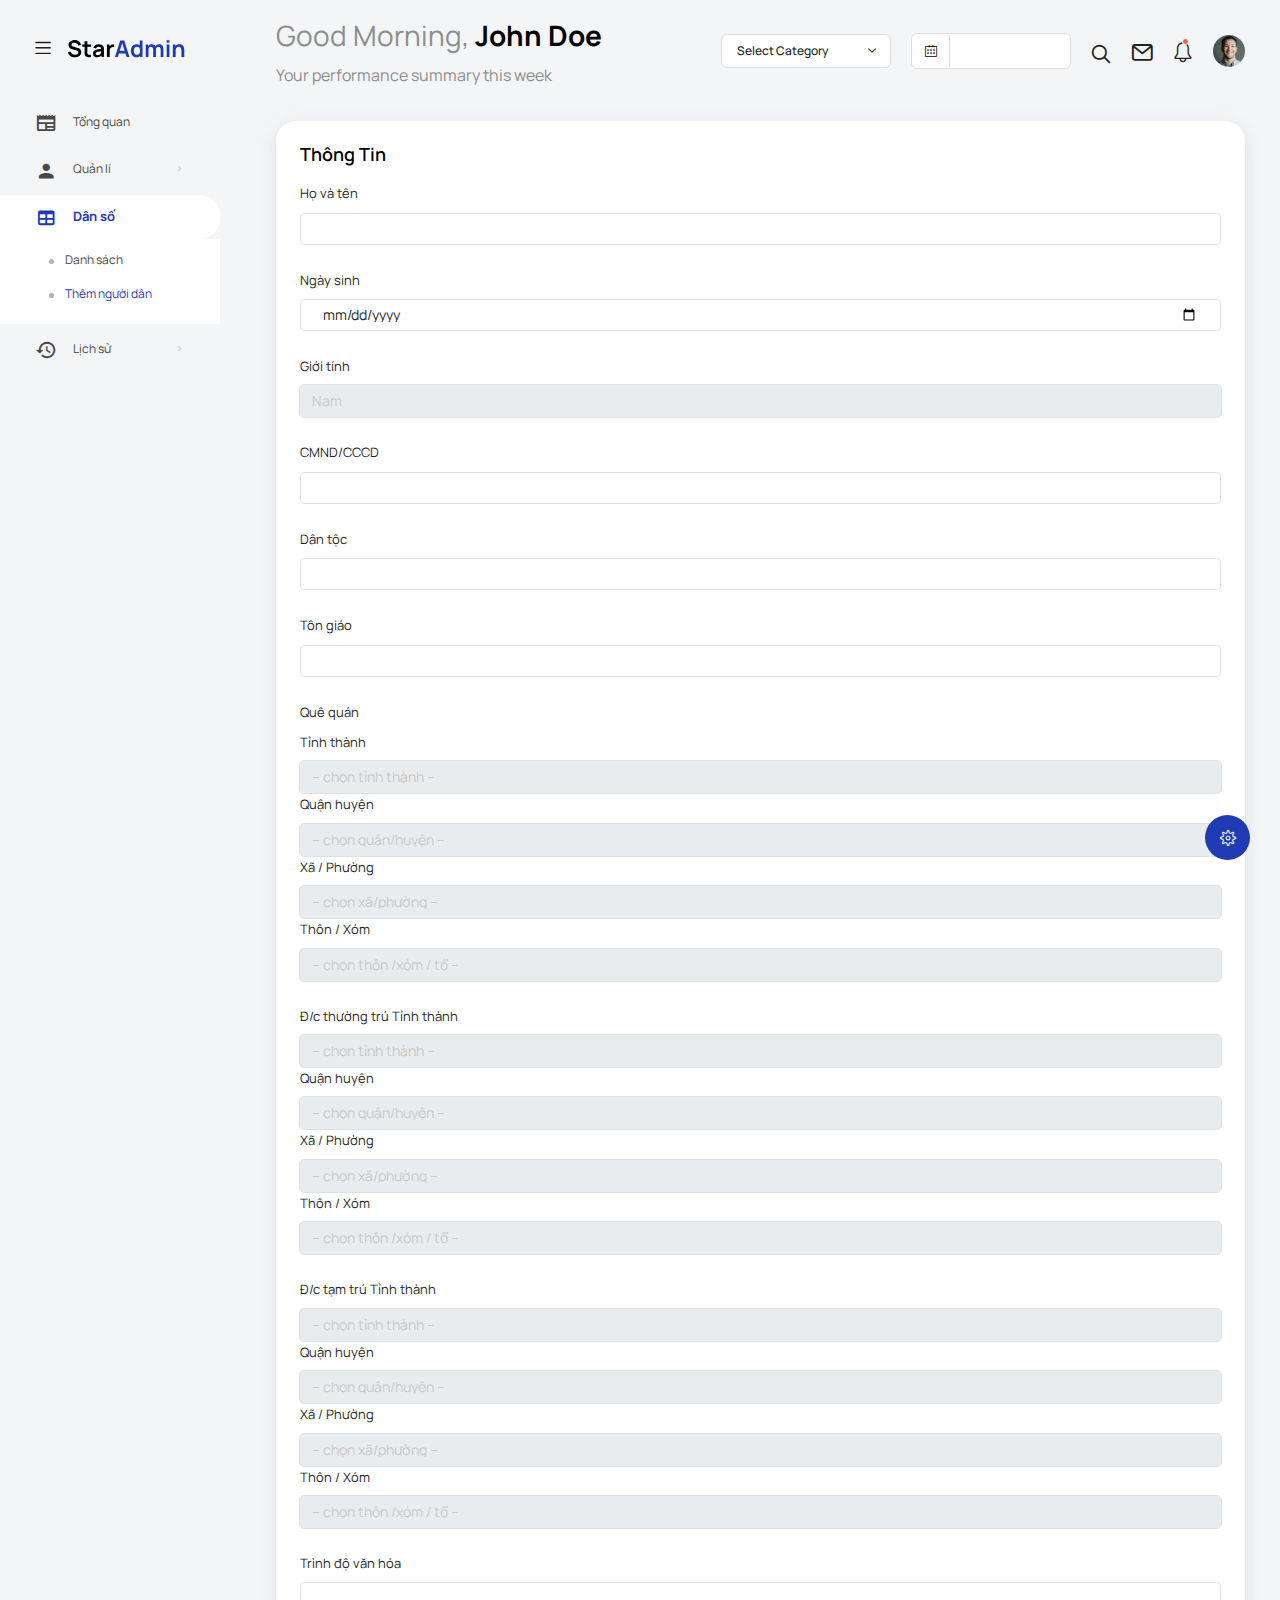
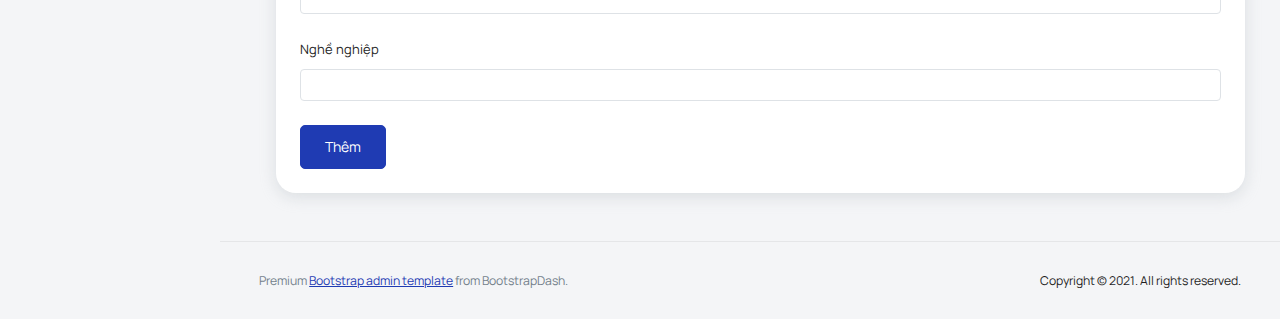
<file: citizenvn/src/main/webapp/views/template/pages/forms/addPeople.html>
<!DOCTYPE html>
<html lang="en">

<head>
    <!-- Required meta tags -->
    <meta charset="utf-8">
    <meta name="viewport" content="width=device-width, initial-scale=1, shrink-to-fit=no">
    <title>Star Admin2 </title>
    <!-- plugins:css -->
    <link rel="stylesheet" href="../../vendors/feather/feather.css">
    <link rel="stylesheet" href="../../vendors/mdi/css/materialdesignicons.min.css">
    <link rel="stylesheet" href="../../vendors/ti-icons/css/themify-icons.css">
    <link rel="stylesheet" href="../../vendors/typicons/typicons.css">
    <link rel="stylesheet" href="../../vendors/simple-line-icons/css/simple-line-icons.css">
    <link rel="stylesheet" href="../../vendors/css/vendor.bundle.base.css">
    <!-- endinject -->
    <!-- Plugin css for this page -->
    <link rel="stylesheet" href="../../vendors/select2/select2.min.css">
    <link rel="stylesheet" href="../../vendors/select2-bootstrap-theme/select2-bootstrap.min.css">
    <!-- End plugin css for this page -->
    <!-- inject:css -->
    <link rel="stylesheet" href="../../css/vertical-layout-light/style.css">
    <!-- endinject -->
    <link rel="shortcut icon" href="../../images/favicon.png" />
</head>

<body>
    <div class="container-scroller">
        <!-- partial:../../partials/_navbar.html -->
        <nav class="navbar default-layout col-lg-12 col-12 p-0 fixed-top d-flex align-items-top flex-row">
            <div class="text-center navbar-brand-wrapper d-flex align-items-center justify-content-start">
                <div class="me-3">
                    <button class="navbar-toggler navbar-toggler align-self-center" type="button"
                        data-bs-toggle="minimize">
                        <span class="icon-menu"></span>
                    </button>
                </div>
                <div>
                    <a class="navbar-brand brand-logo" href="../../index.html">
                        <img src="../../images/logo.svg" alt="logo" />
                    </a>
                    <a class="navbar-brand brand-logo-mini" href="../../index.html">
                        <img src="../../images/logo-mini.svg" alt="logo" />
                    </a>
                </div>
            </div>
            <div class="navbar-menu-wrapper d-flex align-items-top">
                <ul class="navbar-nav">
                    <li class="nav-item font-weight-semibold d-none d-lg-block ms-0">
                        <h1 class="welcome-text">Good Morning, <span class="text-black fw-bold">John Doe</span></h1>
                        <h3 class="welcome-sub-text">Your performance summary this week </h3>
                    </li>
                </ul>
                <ul class="navbar-nav ms-auto">
                    <li class="nav-item dropdown d-none d-lg-block">
                        <a class="nav-link dropdown-bordered dropdown-toggle dropdown-toggle-split" id="messageDropdown"
                            href="#" data-bs-toggle="dropdown" aria-expanded="false"> Select Category </a>
                        <div class="dropdown-menu dropdown-menu-right navbar-dropdown preview-list pb-0"
                            aria-labelledby="messageDropdown">
                            <a class="dropdown-item py-3">
                                <p class="mb-0 font-weight-medium float-left">Select category</p>
                            </a>
                            <div class="dropdown-divider"></div>
                            <a class="dropdown-item preview-item">
                                <div class="preview-item-content flex-grow py-2">
                                    <p class="preview-subject ellipsis font-weight-medium text-dark">Bootstrap Bundle
                                    </p>
                                    <p class="fw-light small-text mb-0">This is a Bundle featuring 16 unique dashboards
                                    </p>
                                </div>
                            </a>
                            <a class="dropdown-item preview-item">
                                <div class="preview-item-content flex-grow py-2">
                                    <p class="preview-subject ellipsis font-weight-medium text-dark">Angular Bundle</p>
                                    <p class="fw-light small-text mb-0">Everything you’ll ever need for your Angular
                                        projects</p>
                                </div>
                            </a>
                            <a class="dropdown-item preview-item">
                                <div class="preview-item-content flex-grow py-2">
                                    <p class="preview-subject ellipsis font-weight-medium text-dark">VUE Bundle</p>
                                    <p class="fw-light small-text mb-0">Bundle of 6 Premium Vue Admin Dashboard</p>
                                </div>
                            </a>
                            <a class="dropdown-item preview-item">
                                <div class="preview-item-content flex-grow py-2">
                                    <p class="preview-subject ellipsis font-weight-medium text-dark">React Bundle</p>
                                    <p class="fw-light small-text mb-0">Bundle of 8 Premium React Admin Dashboard</p>
                                </div>
                            </a>
                        </div>
                    </li>
                    <li class="nav-item d-none d-lg-block">
                        <div id="datepicker-popup" class="input-group date datepicker navbar-date-picker">
                            <span class="input-group-addon input-group-prepend border-right">
                                <span class="icon-calendar input-group-text calendar-icon"></span>
                            </span>
                            <input type="text" class="form-control">
                        </div>
                    </li>
                    <li class="nav-item">
                        <form class="search-form" action="#">
                            <i class="icon-search"></i>
                            <input type="search" class="form-control" placeholder="Search Here" title="Search here">
                        </form>
                    </li>
                    <li class="nav-item dropdown">
                        <a class="nav-link count-indicator" id="notificationDropdown" href="#"
                            data-bs-toggle="dropdown">
                            <i class="icon-mail icon-lg"></i>
                        </a>
                        <div class="dropdown-menu dropdown-menu-right navbar-dropdown preview-list pb-0"
                            aria-labelledby="notificationDropdown">
                            <a class="dropdown-item py-3 border-bottom">
                                <p class="mb-0 font-weight-medium float-left">You have 4 new notifications </p>
                                <span class="badge badge-pill badge-primary float-right">View all</span>
                            </a>
                            <a class="dropdown-item preview-item py-3">
                                <div class="preview-thumbnail">
                                    <i class="mdi mdi-alert m-auto text-primary"></i>
                                </div>
                                <div class="preview-item-content">
                                    <h6 class="preview-subject fw-normal text-dark mb-1">Application Error</h6>
                                    <p class="fw-light small-text mb-0"> Just now </p>
                                </div>
                            </a>
                            <a class="dropdown-item preview-item py-3">
                                <div class="preview-thumbnail">
                                    <i class="mdi mdi-settings m-auto text-primary"></i>
                                </div>
                                <div class="preview-item-content">
                                    <h6 class="preview-subject fw-normal text-dark mb-1">Settings</h6>
                                    <p class="fw-light small-text mb-0"> Private message </p>
                                </div>
                            </a>
                            <a class="dropdown-item preview-item py-3">
                                <div class="preview-thumbnail">
                                    <i class="mdi mdi-airballoon m-auto text-primary"></i>
                                </div>
                                <div class="preview-item-content">
                                    <h6 class="preview-subject fw-normal text-dark mb-1">New user registration</h6>
                                    <p class="fw-light small-text mb-0"> 2 days ago </p>
                                </div>
                            </a>
                        </div>
                    </li>
                    <li class="nav-item dropdown">
                        <a class="nav-link count-indicator" id="countDropdown" href="#" data-bs-toggle="dropdown"
                            aria-expanded="false">
                            <i class="icon-bell"></i>
                            <span class="count"></span>
                        </a>
                        <div class="dropdown-menu dropdown-menu-right navbar-dropdown preview-list pb-0"
                            aria-labelledby="countDropdown">
                            <a class="dropdown-item py-3">
                                <p class="mb-0 font-weight-medium float-left">You have 7 unread mails </p>
                                <span class="badge badge-pill badge-primary float-right">View all</span>
                            </a>
                            <div class="dropdown-divider"></div>
                            <a class="dropdown-item preview-item">
                                <div class="preview-thumbnail">
                                    <img src="../../images/faces/face10.jpg" alt="image" class="img-sm profile-pic">
                                </div>
                                <div class="preview-item-content flex-grow py-2">
                                    <p class="preview-subject ellipsis font-weight-medium text-dark">Marian Garner </p>
                                    <p class="fw-light small-text mb-0"> The meeting is cancelled </p>
                                </div>
                            </a>
                            <a class="dropdown-item preview-item">
                                <div class="preview-thumbnail">
                                    <img src="../../images/faces/face12.jpg" alt="image" class="img-sm profile-pic">
                                </div>
                                <div class="preview-item-content flex-grow py-2">
                                    <p class="preview-subject ellipsis font-weight-medium text-dark">David Grey </p>
                                    <p class="fw-light small-text mb-0"> The meeting is cancelled </p>
                                </div>
                            </a>
                            <a class="dropdown-item preview-item">
                                <div class="preview-thumbnail">
                                    <img src="../../images/faces/face1.jpg" alt="image" class="img-sm profile-pic">
                                </div>
                                <div class="preview-item-content flex-grow py-2">
                                    <p class="preview-subject ellipsis font-weight-medium text-dark">Travis Jenkins </p>
                                    <p class="fw-light small-text mb-0"> The meeting is cancelled </p>
                                </div>
                            </a>
                        </div>
                    </li>
                    <li class="nav-item dropdown d-none d-lg-block user-dropdown">
                        <a class="nav-link" id="UserDropdown" href="#" data-bs-toggle="dropdown" aria-expanded="false">
                            <img class="img-xs rounded-circle" src="../../images/faces/face8.jpg" alt="Profile image">
                        </a>
                        <div class="dropdown-menu dropdown-menu-right navbar-dropdown" aria-labelledby="UserDropdown">
                            <div class="dropdown-header text-center">
                                <img class="img-md rounded-circle" src="../../images/faces/face8.jpg"
                                    alt="Profile image">
                                <p class="mb-1 mt-3 font-weight-semibold">Allen Moreno</p>
                                <p class="fw-light text-muted mb-0">allenmoreno@gmail.com</p>
                            </div>
                            <a class="dropdown-item"><i
                                    class="dropdown-item-icon mdi mdi-account-outline text-primary me-2"></i> My Profile
                                <span class="badge badge-pill badge-danger">1</span></a>
                            <a class="dropdown-item"><i
                                    class="dropdown-item-icon mdi mdi-message-text-outline text-primary me-2"></i>
                                Messages</a>
                            <a class="dropdown-item"><i
                                    class="dropdown-item-icon mdi mdi-calendar-check-outline text-primary me-2"></i>
                                Activity</a>
                            <a class="dropdown-item"><i
                                    class="dropdown-item-icon mdi mdi-help-circle-outline text-primary me-2"></i>
                                FAQ</a>
                            <a class="dropdown-item"><i
                                    class="dropdown-item-icon mdi mdi-power text-primary me-2"></i>Sign Out</a>
                        </div>
                    </li>
                </ul>
                <button class="navbar-toggler navbar-toggler-right d-lg-none align-self-center" type="button"
                    data-bs-toggle="offcanvas">
                    <span class="mdi mdi-menu"></span>
                </button>
            </div>
        </nav>
        <!-- partial -->
        <div class="container-fluid page-body-wrapper">
            <!-- partial:../../partials/_settings-panel.html -->
            <div class="theme-setting-wrapper">
                <div id="settings-trigger"><i class="ti-settings"></i></div>
                <div id="theme-settings" class="settings-panel">
                    <i class="settings-close ti-close"></i>
                    <p class="settings-heading">SIDEBAR SKINS</p>
                    <div class="sidebar-bg-options selected" id="sidebar-light-theme">
                        <div class="img-ss rounded-circle bg-light border me-3"></div>Light
                    </div>
                    <div class="sidebar-bg-options" id="sidebar-dark-theme">
                        <div class="img-ss rounded-circle bg-dark border me-3"></div>Dark
                    </div>
                    <p class="settings-heading mt-2">HEADER SKINS</p>
                    <div class="color-tiles mx-0 px-4">
                        <div class="tiles success"></div>
                        <div class="tiles warning"></div>
                        <div class="tiles danger"></div>
                        <div class="tiles info"></div>
                        <div class="tiles dark"></div>
                        <div class="tiles default"></div>
                    </div>
                </div>
            </div>
            <div id="right-sidebar" class="settings-panel">
                <i class="settings-close ti-close"></i>
                <ul class="nav nav-tabs border-top" id="setting-panel" role="tablist">
                    <li class="nav-item">
                        <a class="nav-link active" id="todo-tab" data-bs-toggle="tab" href="#todo-section" role="tab"
                            aria-controls="todo-section" aria-expanded="true">TO DO LIST</a>
                    </li>
                    <li class="nav-item">
                        <a class="nav-link" id="chats-tab" data-bs-toggle="tab" href="#chats-section" role="tab"
                            aria-controls="chats-section">CHATS</a>
                    </li>
                </ul>
                <div class="tab-content" id="setting-content">
                    <div class="tab-pane fade show active scroll-wrapper" id="todo-section" role="tabpanel"
                        aria-labelledby="todo-section">
                        <div class="add-items d-flex px-3 mb-0">
                            <form class="form w-100">
                                <div class="form-group d-flex">
                                    <input type="text" class="form-control todo-list-input" placeholder="Add To-do">
                                    <button type="submit" class="add btn btn-primary todo-list-add-btn"
                                        id="add-task">Add</button>
                                </div>
                            </form>
                        </div>
                        <div class="list-wrapper px-3">
                            <ul class="d-flex flex-column-reverse todo-list">
                                <li>
                                    <div class="form-check">
                                        <label class="form-check-label">
                                            <input class="checkbox" type="checkbox">
                                            Team review meeting at 3.00 PM
                                        </label>
                                    </div>
                                    <i class="remove ti-close"></i>
                                </li>
                                <li>
                                    <div class="form-check">
                                        <label class="form-check-label">
                                            <input class="checkbox" type="checkbox">
                                            Prepare for presentation
                                        </label>
                                    </div>
                                    <i class="remove ti-close"></i>
                                </li>
                                <li>
                                    <div class="form-check">
                                        <label class="form-check-label">
                                            <input class="checkbox" type="checkbox">
                                            Resolve all the low priority tickets due today
                                        </label>
                                    </div>
                                    <i class="remove ti-close"></i>
                                </li>
                                <li class="completed">
                                    <div class="form-check">
                                        <label class="form-check-label">
                                            <input class="checkbox" type="checkbox" checked>
                                            Schedule meeting for next week
                                        </label>
                                    </div>
                                    <i class="remove ti-close"></i>
                                </li>
                                <li class="completed">
                                    <div class="form-check">
                                        <label class="form-check-label">
                                            <input class="checkbox" type="checkbox" checked>
                                            Project review
                                        </label>
                                    </div>
                                    <i class="remove ti-close"></i>
                                </li>
                            </ul>
                        </div>
                        <h4 class="px-3 text-muted mt-5 fw-light mb-0">Events</h4>
                        <div class="events pt-4 px-3">
                            <div class="wrapper d-flex mb-2">
                                <i class="ti-control-record text-primary me-2"></i>
                                <span>Feb 11 2018</span>
                            </div>
                            <p class="mb-0 font-weight-thin text-gray">Creating component page build a js</p>
                            <p class="text-gray mb-0">The total number of sessions</p>
                        </div>
                        <div class="events pt-4 px-3">
                            <div class="wrapper d-flex mb-2">
                                <i class="ti-control-record text-primary me-2"></i>
                                <span>Feb 7 2018</span>
                            </div>
                            <p class="mb-0 font-weight-thin text-gray">Meeting with Alisa</p>
                            <p class="text-gray mb-0 ">Call Sarah Graves</p>
                        </div>
                    </div>
                    <!-- To do section tab ends -->
                    <div class="tab-pane fade" id="chats-section" role="tabpanel" aria-labelledby="chats-section">
                        <div class="d-flex align-items-center justify-content-between border-bottom">
                            <p class="settings-heading border-top-0 mb-3 pl-3 pt-0 border-bottom-0 pb-0">Friends</p>
                            <small
                                class="settings-heading border-top-0 mb-3 pt-0 border-bottom-0 pb-0 pr-3 fw-normal">See
                                All</small>
                        </div>
                        <ul class="chat-list">
                            <li class="list active">
                                <div class="profile"><img src="../../images/faces/face1.jpg" alt="image"><span
                                        class="online"></span></div>
                                <div class="info">
                                    <p>Thomas Douglas</p>
                                    <p>Available</p>
                                </div>
                                <small class="text-muted my-auto">19 min</small>
                            </li>
                            <li class="list">
                                <div class="profile"><img src="../../images/faces/face2.jpg" alt="image"><span
                                        class="offline"></span></div>
                                <div class="info">
                                    <div class="wrapper d-flex">
                                        <p>Catherine</p>
                                    </div>
                                    <p>Away</p>
                                </div>
                                <div class="badge badge-success badge-pill my-auto mx-2">4</div>
                                <small class="text-muted my-auto">23 min</small>
                            </li>
                            <li class="list">
                                <div class="profile"><img src="../../images/faces/face3.jpg" alt="image"><span
                                        class="online"></span></div>
                                <div class="info">
                                    <p>Daniel Russell</p>
                                    <p>Available</p>
                                </div>
                                <small class="text-muted my-auto">14 min</small>
                            </li>
                            <li class="list">
                                <div class="profile"><img src="../../images/faces/face4.jpg" alt="image"><span
                                        class="offline"></span></div>
                                <div class="info">
                                    <p>James Richardson</p>
                                    <p>Away</p>
                                </div>
                                <small class="text-muted my-auto">2 min</small>
                            </li>
                            <li class="list">
                                <div class="profile"><img src="../../images/faces/face5.jpg" alt="image"><span
                                        class="online"></span></div>
                                <div class="info">
                                    <p>Madeline Kennedy</p>
                                    <p>Available</p>
                                </div>
                                <small class="text-muted my-auto">5 min</small>
                            </li>
                            <li class="list">
                                <div class="profile"><img src="../../images/faces/face6.jpg" alt="image"><span
                                        class="online"></span></div>
                                <div class="info">
                                    <p>Sarah Graves</p>
                                    <p>Available</p>
                                </div>
                                <small class="text-muted my-auto">47 min</small>
                            </li>
                        </ul>
                    </div>
                    <!-- chat tab ends -->
                </div>
            </div>
            <!-- partial -->
            <!-- partial:../../partials/_sidebar.html -->
            <nav class="sidebar sidebar-offcanvas" id="sidebar">
                <ul class="nav">
                    <li class="nav-item">
                        <a class="nav-link" href="/template/index.html">
                            <i class="mdi mdi-newspaper menu-icon"></i>
                            <span class="menu-title">Tổng quan</span>
                        </a>
                    </li>
                    <li class="nav-item">
                        <a class="nav-link" data-bs-toggle="collapse" href="#ui-basic" aria-expanded="false"
                            aria-controls="ui-basic">
                            <i class="menu-icon mdi mdi-account"></i>
                            <span class="menu-title">Quản lí</span>
                            <i class="menu-arrow"></i>
                        </a>
                        <div class="collapse" id="ui-basic">
                            <ul class="nav flex-column sub-menu">
                                <li class="nav-item"> <a class="nav-link"
                                        href="/template/pages/ui-features/capQuyen.html">Cấp quyền</a></li>
                                <li class="nav-item"> <a class="nav-link"
                                        href="/template/pages/forms/addAcount.html">Thêm tài khoản</a></li>
                            </ul>
                        </div>
                    </li>
                    <li class="nav-item">
                        <a class="nav-link" data-bs-toggle="collapse" href="#tables" aria-expanded="false"
                            aria-controls="tables">
                            <i class="menu-icon mdi mdi-table"></i>
                            <span class="menu-title">Dân số</span>
                            <i class="menu-arrow"></i>
                        </a>
                        <div class="collapse" id="tables">
                            <ul class="nav flex-column sub-menu">
                                <li class="nav-item"> <a class="nav-link" href="/template/pages/tables/tinhTP.html">Danh
                                        sách</a></li>
                                <li class="nav-item"> <a class="nav-link"
                                        href="/template/pages/forms/addPeople.html">Thêm người dân</a></li>
                            </ul>
                        </div>
                    </li>
                    <li class="nav-item">
                        <a class="nav-link" data-bs-toggle="collapse" href="#icons" aria-expanded="false"
                            aria-controls="icons">
                            <i class="menu-icon mdi mdi-history"></i>
                            <span class="menu-title">Lịch sử</span>
                            <i class="menu-arrow"></i>
                        </a>
                        <div class="collapse" id="icons">
                            <ul class="nav flex-column sub-menu">
                                <li class="nav-item"> <a class="nav-link" href="pages/icons/mdi.html">Mdi icons</a></li>
                            </ul>
                        </div>
                    </li>
                </ul>
            </nav>
            <!-- partial -->
            <div class="main-panel">
                <div class="content-wrapper">
                    <div class="row">
                        <div class="col-12 grid-margin stretch-card">
                            <div class="card">
                                <div class="card-body">
                                    <h4 class="card-title">Thông tin</h4>
                                    <form class="forms-sample">
                                        <div class="form-group">
                                            <label for="exampleInputName1">Họ và tên</label>
                                            <input type="text" class="form-control">
                                        </div>
                                        <div class="form-group">
                                            <label for="exampleInputEmail3">Ngày sinh</label>
                                            <input type="date" class="form-control">
                                        </div>
                                        <div class="form-group">
                                            <label for="exampleSelectGender">Giới tính</label>
                                            <select class="form-control">
                                                <option>Nam</option>
                                                <option>Nữ</option>
                                            </select>
                                        </div>
                                        <div class="form-group">
                                            <label for="exampleInputEmail3">CMND/CCCD</label>
                                            <input type="text" class="form-control">
                                        </div>
                                        <div class="form-group">
                                            <label for="exampleInputEmail3">Dân tộc</label>
                                            <input type="text" class="form-control">
                                        </div>
                                        <div class="form-group">
                                            <label for="exampleInputEmail3">Tôn giáo</label>
                                            <input type="text" class="form-control">
                                        </div>
                                        <div class="form-group">
                                            <label for="exampleInputCity1">Quê quán</label><br>
                                            <label for="exampleInputCity1">Tỉnh thành</label>
                                            <select class="form-control tinhthanh">
                                                <option selected> -- chọn tỉnh thành --</option>
                                            </select>
                                            <label for="exampleInputCity1">Quận huyện</label>
                                            <select class="form-control quanhuyen">
                                                <option selected> -- chọn quận/huyện --</option>
                                            </select>
                                            <label for="exampleInputCity1">Xã / Phường</label>
                                            <select class="form-control xaphuong">
                                                <option selected> -- chọn xã/phường --</option>
                                            </select>
                                            <label for="exampleInputCity1">Thôn / Xóm</label>
                                            <select class="form-control thonxom">
                                                <option selected> -- chọn thôn /xóm / tổ --</option>
                                            </select>
                                        </div>
                                        <div class="form-group">
                                            <label for="exampleInputCity1">Đ/c thường trú</label>
                                            <label for="exampleInputCity1">Tỉnh thành</label>
                                            <select class="form-control tinhthanh">
                                                <option selected> -- chọn tỉnh thành --</option>
                                            </select>
                                            <label for="exampleInputCity1">Quận huyện</label>
                                            <select class="form-control quanhuyen">
                                                <option selected> -- chọn quận/huyện --</option>
                                            </select>
                                            <label for="exampleInputCity1">Xã / Phường</label>
                                            <select class="form-control xaphuong">
                                                <option selected> -- chọn xã/phường --</option>
                                            </select>
                                            <label for="exampleInputCity1">Thôn / Xóm</label>
                                            <select class="form-control thonxom">
                                                <option selected> -- chọn thôn /xóm / tổ --</option>
                                            </select>
                                        </div>
                                        <div class="form-group">
                                            <label for="exampleInputCity1">Đ/c tạm trú</label>
                                            <label for="exampleInputCity1">Tỉnh thành</label>
                                            <select class="form-control tinhthanh">
                                                <option selected> -- chọn tỉnh thành --</option>
                                            </select>
                                            <label for="exampleInputCity1">Quận huyện</label>
                                            <select class="form-control quanhuyen">
                                                <option selected> -- chọn quận/huyện --</option>
                                            </select>
                                            <label for="exampleInputCity1">Xã / Phường</label>
                                            <select class="form-control xaphuong">
                                                <option selected> -- chọn xã/phường --</option>
                                            </select>
                                            <label for="exampleInputCity1">Thôn / Xóm</label>
                                            <select class="form-control thonxom">
                                                <option selected> -- chọn thôn /xóm / tổ --</option>
                                            </select>
                                        </div>
                                        <div class="form-group">
                                            <label for="exampleInputCity1">Trình độ văn hóa</label>
                                            <input type="text" class="form-control">
                                        </div>
                                        <div class="form-group">
                                            <label for="exampleInputEmail3">Nghề nghiệp</label>
                                            <input type="text" class="form-control">
                                        </div>
                                        <button type="submit"
                                            class="btn btn-primary me-2">Thêm</button>
                                    </form>
                                </div>
                            </div>
                        </div>
                    </div>
                </div>
                <footer class="footer">
                    <div class="d-sm-flex justify-content-center justify-content-sm-between">
                        <span class="text-muted text-center text-sm-left d-block d-sm-inline-block">Premium <a
                                href="https://www.bootstrapdash.com/" target="_blank">Bootstrap admin template</a> from
                            BootstrapDash.</span>
                        <span class="float-none float-sm-right d-block mt-1 mt-sm-0 text-center">Copyright © 2021. All
                            rights reserved.</span>
                    </div>
                </footer>
            </div>
        </div>
    </div>
    <script src="../../vendors/js/vendor.bundle.base.js"></script>
    <script src="../../vendors/typeahead.js/typeahead.bundle.min.js"></script>
    <script src="../../vendors/select2/select2.min.js"></script>
    <script src="../../vendors/bootstrap-datepicker/bootstrap-datepicker.min.js"></script>
    <script src="../../js/off-canvas.js"></script>
    <script src="../../js/hoverable-collapse.js"></script>
    <script src="../../js/template.js"></script>
    <script src="../../js/settings.js"></script>
    <script src="../../js/todolist.js"></script>
    <script src="../../js/file-upload.js"></script>
    <script src="../../js/typeahead.js"></script>
    <script src="../../js/select2.js"></script>
    <script src="https://ajax.googleapis.com/ajax/libs/jquery/3.5.1/jquery.min.js"></script>
    <script src="https://momentjs.com/downloads/moment.min.js"></script>
    <script>
        $('.tinhthanh').on('click', function (e) {
            e.preventDefault()
            var dataGet = []
            var select = $(this).closest('.form-group').find('select')
            var tinh = select.eq(0).val().trim()
            t = {}
            t['name'] = tinh
            dataGet.push(t)
            getDiaChi(dataGet, select.eq(1))
        })
        $('.quanhuyen').on('click',function (e) {
            e.preventDefault()
            var dataGet = []
            var select = $(this).closest('.form-group').find('select')
            var tinh = select.eq(0).val().trim()
            var huyen = select.eq(1).val().trim()
            t = {}
            t['name'] = tinh
            dataGet.push(t)
            h = {}
            h['name'] = huyen
            dataGet.push(h)
            getDiaChi(dataGet, select.eq(2))
            })
        $('.xaphuong').on(
            'click',
            function (e) {
                e.preventDefault()
            var dataGet = []
            var select = $(this).closest('.form-group').find('select')
            var tinh = select.eq(0).val().trim()
            var huyen = select.eq(1).val().trim()
            var xaphuong = select.eq(2).val().trim()
            t = {}
            t['name'] = tinh
            dataGet.push(t)
            h = {}
            h['name'] = huyen
            dataGet.push(h)
            p = {}
            p['name'] = xaphuong
            dataGet.push(p)
            getDiaChi(dataGet, select.eq(3))
            })
        function getDiaChi(dataGet, thisSelect) {
            $.ajax({
                type: "POST",
                url: "${UrlApiDiaChi}",
                contentType: "application/json",
                data: JSON.stringify(dataGet),
                dataType: "json",
                error: function () {
                    // alert("lỗi")
                },
                success: function (data) {
                    console.log(data);
                    $(thisSelect).find('option').remove()
                    $(data).each(function (i, e) {
                        $(thisSelect).append('<option>' + e.name + '</option>')
                    })
                }
            });
        }
        $('button.btn-primary').on(
            'click',
            function (e) {
                e.preventDefault()
                dataPost = {}
                var group = $(this).closest('.forms-sample').find(
                    '.form-group')
                var hoten = group.eq(0).find('input').val().trim()
                var ngaysinh = group.eq(1).find('input').val().trim()
                var gioitinh = group.eq(2).find('select').val().trim()
                var cmnd = group.eq(3).find('input').val().trim()
                var dantoc = group.eq(4).find('input').val().trim()
                var tongiao = group.eq(5).find('input').val().trim()
                var quequan = group.eq(6).find('select')
                var thuongtru = group.eq(7).find('select')
                var tamtru = group.eq(8).find('select')
                var trinhdohv = group.eq(9).find('input').val().trim()
                var nghenghiep = group.eq(10).find('input').val().trim()
                if (hoten && ngaysinh && gioitinh && cmnd && dantoc
                     && tongiao && quequan && thuongtru && tamtru
                    && trinhdohv && nghenghiep) {
                    dataPost['hoten'] = hoten
                    dataPost['ngaysinh'] = ngaysinh
                    dataPost['gioitinh'] = gioitinh
                    dataPost['cmnd'] = cmnd
                    dataPost['dantoc'] = dantoc
                    dataPost['tongiao'] = tongiao
                    dataPost['quequan'] = quequan.eq(0).val().trim() +','+ quequan.eq(1).val().trim() +','+ quequan.eq(2).val().trim() +','+ quequan.eq(3).val().trim()
                    dataPost['thuongtru'] = thuongtru.eq(0).val().trim() +','+ thuongtru.eq(1).val().trim() +','+ thuongtru.eq(2).val().trim() +','+ thuongtru.eq(3).val().trim()
                    dataPost['tamtru'] = tamtru.eq(0).val().trim() +','+ tamtru.eq(1).val().trim() +','+ tamtru.eq(2).val().trim() +','+ tamtru.eq(3).val().trim()
                    dataPost['trinhdohv'] = trinhdohv
                    dataPost['nghenghiep'] = nghenghiep
                    console.log(dataPost);
                    $.ajax({
                        type: "POST",
                        url: "${UrlApi}",
                        contentType: "application/json",
                        data: JSON.stringify(dataPost),
                        dataType: "json",
                        error: function () {
                            alert("lỗi")
                        },
                        success: function (data) {
                            alert(data.value)
                        }
                    });
                } else {
                    alert("Thiếu thông tin !")
                }

            })
    </script>

</body>

</html>
</file>
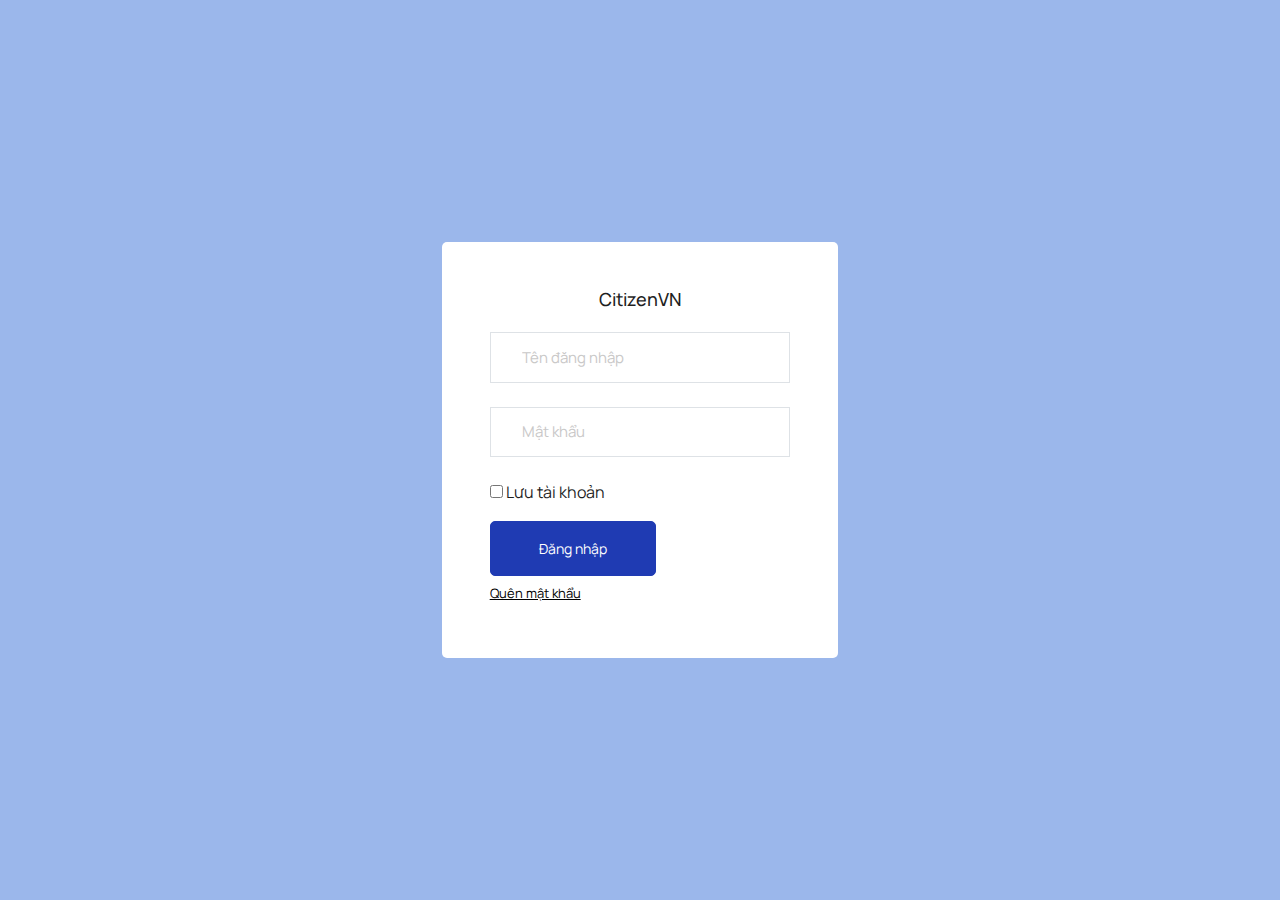
<file: citizenvn/src/main/webapp/views/template/pages/samples/login.html>
<!DOCTYPE html>
<html lang="en">

<head>
  <!-- Required meta tags -->
  <meta charset="utf-8">
  <meta name="viewport" content="width=device-width, initial-scale=1, shrink-to-fit=no">
  <title>Star Admin2 </title>
  <!-- plugins:css -->
  <link rel="stylesheet" href="../../vendors/feather/feather.css">
  <link rel="stylesheet" href="../../vendors/mdi/css/materialdesignicons.min.css">
  <link rel="stylesheet" href="../../vendors/ti-icons/css/themify-icons.css">
  <link rel="stylesheet" href="../../vendors/typicons/typicons.css">
  <link rel="stylesheet" href="../../vendors/simple-line-icons/css/simple-line-icons.css">
  <link rel="stylesheet" href="../../vendors/css/vendor.bundle.base.css">
  <!-- endinject -->
  <!-- Plugin css for this page -->
  <!-- End plugin css for this page -->
  <!-- inject:css -->
  <link rel="stylesheet" href="../../css/vertical-layout-light/style.css">
  <!-- endinject -->
  <link rel="shortcut icon" href="../../images/favicon.png" />
</head>

<body>
  <div class="container-scroller" >
    <div class="container-fluid page-body-wrapper full-page-wrapper" >
      <div class="content-wrapper d-flex align-items-center auth px-0" style="background-color: rgb(155, 183, 235); ">
        <div class="row w-100 mx-0" >
          <div class="col-lg-4 mx-auto" >
            <div class="auth-form-light text-left py-5 px-4 px-sm-5" style="border-radius: 5px;">
              <h4 style="text-align: center;">CitizenVN</h4>
              <form class="pt-3">
                <div class="form-group">
                  <input type="email" class="form-control form-control-lg" id="exampleInputEmail1" placeholder="Tên đăng nhập" >
                </div>
                <div class="form-group">
                  <input type="password" class="form-control form-control-lg" id="exampleInputPassword1" placeholder="Mật khẩu">
                </div>
                <div class="form-check">
                    <input type="checkbox">
                    Lưu tài khoản
                </div>
                <div class="mt-3">
                  <a class="btn btn-block btn-primary btn-lg font-weight-medium auth-form-btn" href="../../index.html">Đăng nhập</a>
                </div>
                <div class="my-2 d-flex justify-content-between align-items-center">
                  <a href="#" class="auth-link text-black">Quên mật khẩu</a>
                </div>
              </form>
            </div>
          </div>
        </div>
      </div>
      <!-- content-wrapper ends -->
    </div>
    <!-- page-body-wrapper ends -->
  </div>
  <!-- container-scroller -->
  <!-- plugins:js -->
  <script src="../../vendors/js/vendor.bundle.base.js"></script>
  <!-- endinject -->
  <!-- Plugin js for this page -->
  <script src="../../vendors/bootstrap-datepicker/bootstrap-datepicker.min.js"></script>
  <!-- End plugin js for this page -->
  <!-- inject:js -->
  <script src="../../js/off-canvas.js"></script>
  <script src="../../js/hoverable-collapse.js"></script>
  <script src="../../js/template.js"></script>
  <script src="../../js/settings.js"></script>
  <script src="../../js/todolist.js"></script>
  <!-- endinject -->
</body>

</html>
</file>
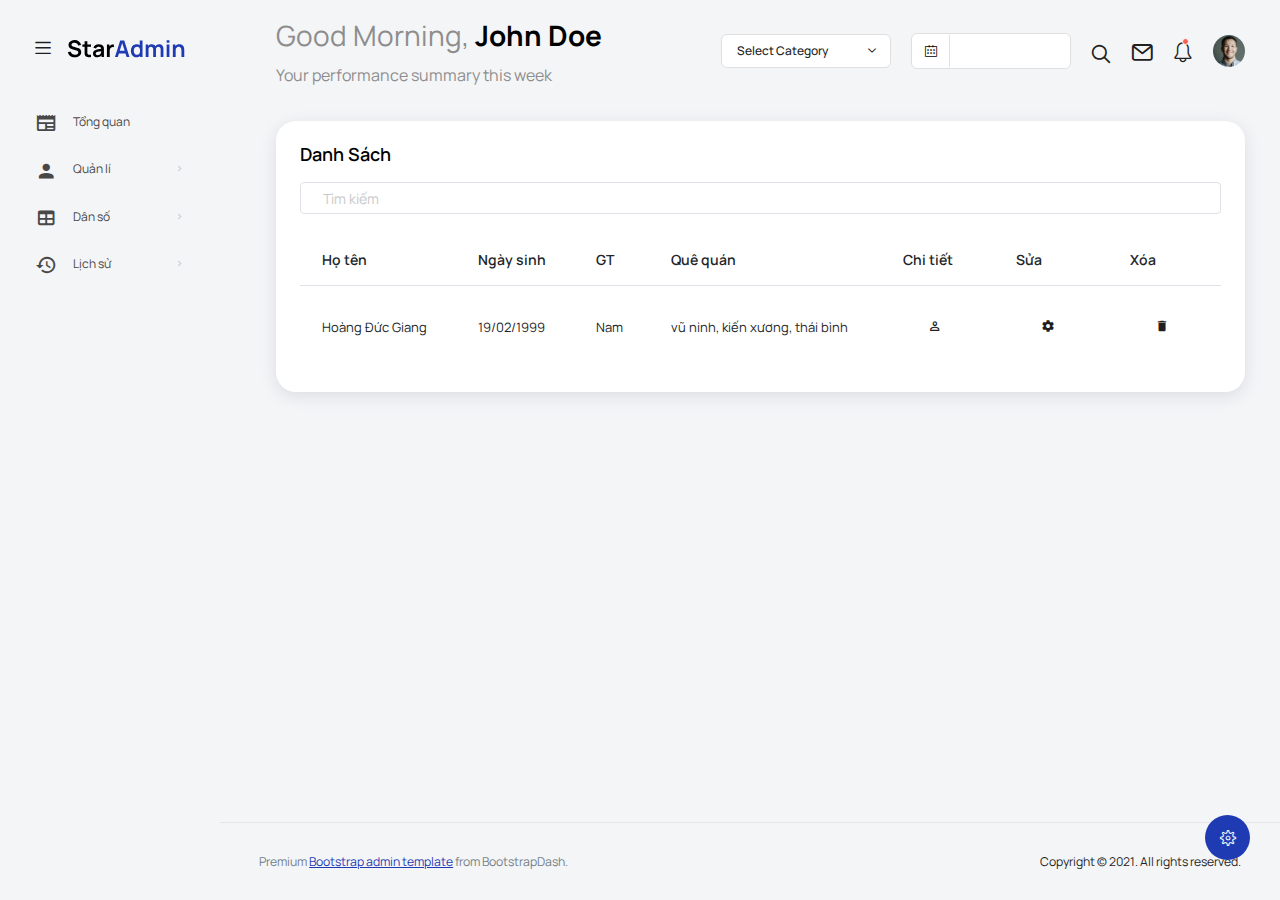
<file: citizenvn/src/main/webapp/views/template/pages/tables/danSo.html>
<!DOCTYPE html>
<html lang="en">

<head>
    <!-- Required meta tags -->
    <meta charset="utf-8">
    <meta name="viewport" content="width=device-width, initial-scale=1, shrink-to-fit=no">
    <title>Star Admin2 </title>
    <!-- plugins:css -->
    <link rel="stylesheet" href="../../vendors/feather/feather.css">
    <link rel="stylesheet" href="../../vendors/mdi/css/materialdesignicons.min.css">
    <link rel="stylesheet" href="../../vendors/ti-icons/css/themify-icons.css">
    <link rel="stylesheet" href="../../vendors/typicons/typicons.css">
    <link rel="stylesheet" href="../../vendors/simple-line-icons/css/simple-line-icons.css">
    <link rel="stylesheet" href="../../vendors/css/vendor.bundle.base.css">
    <!-- endinject -->
    <!-- Plugin css for this page -->
    <!-- End plugin css for this page -->
    <!-- inject:css -->
    <link rel="stylesheet" href="../../css/vertical-layout-light/style.css">
    <!-- endinject -->
    <link rel="shortcut icon" href="../../images/favicon.png" />
</head>

<body>
    <div class="container-scroller">
        <!-- partial:../../partials/_navbar.html -->
        <nav class="navbar default-layout col-lg-12 col-12 p-0 fixed-top d-flex align-items-top flex-row">
            <div class="text-center navbar-brand-wrapper d-flex align-items-center justify-content-start">
                <div class="me-3">
                    <button class="navbar-toggler navbar-toggler align-self-center" type="button"
                        data-bs-toggle="minimize">
                        <span class="icon-menu"></span>
                    </button>
                </div>
                <div>
                    <a class="navbar-brand brand-logo" href="../../index.html">
                        <img src="../../images/logo.svg" alt="logo" />
                    </a>
                    <a class="navbar-brand brand-logo-mini" href="../../index.html">
                        <img src="../../images/logo-mini.svg" alt="logo" />
                    </a>
                </div>
            </div>
            <div class="navbar-menu-wrapper d-flex align-items-top">
                <ul class="navbar-nav">
                    <li class="nav-item font-weight-semibold d-none d-lg-block ms-0">
                        <h1 class="welcome-text">Good Morning, <span class="text-black fw-bold">John Doe</span></h1>
                        <h3 class="welcome-sub-text">Your performance summary this week </h3>
                    </li>
                </ul>
                <ul class="navbar-nav ms-auto">
                    <li class="nav-item dropdown d-none d-lg-block">
                        <a class="nav-link dropdown-bordered dropdown-toggle dropdown-toggle-split" id="messageDropdown"
                            href="#" data-bs-toggle="dropdown" aria-expanded="false"> Select Category </a>
                        <div class="dropdown-menu dropdown-menu-right navbar-dropdown preview-list pb-0"
                            aria-labelledby="messageDropdown">
                            <a class="dropdown-item py-3">
                                <p class="mb-0 font-weight-medium float-left">Select category</p>
                            </a>
                            <div class="dropdown-divider"></div>
                            <a class="dropdown-item preview-item">
                                <div class="preview-item-content flex-grow py-2">
                                    <p class="preview-subject ellipsis font-weight-medium text-dark">Bootstrap Bundle
                                    </p>
                                    <p class="fw-light small-text mb-0">This is a Bundle featuring 16 unique dashboards
                                    </p>
                                </div>
                            </a>
                            <a class="dropdown-item preview-item">
                                <div class="preview-item-content flex-grow py-2">
                                    <p class="preview-subject ellipsis font-weight-medium text-dark">Angular Bundle</p>
                                    <p class="fw-light small-text mb-0">Everything you’ll ever need for your Angular
                                        projects</p>
                                </div>
                            </a>
                            <a class="dropdown-item preview-item">
                                <div class="preview-item-content flex-grow py-2">
                                    <p class="preview-subject ellipsis font-weight-medium text-dark">VUE Bundle</p>
                                    <p class="fw-light small-text mb-0">Bundle of 6 Premium Vue Admin Dashboard</p>
                                </div>
                            </a>
                            <a class="dropdown-item preview-item">
                                <div class="preview-item-content flex-grow py-2">
                                    <p class="preview-subject ellipsis font-weight-medium text-dark">React Bundle</p>
                                    <p class="fw-light small-text mb-0">Bundle of 8 Premium React Admin Dashboard</p>
                                </div>
                            </a>
                        </div>
                    </li>
                    <li class="nav-item d-none d-lg-block">
                        <div id="datepicker-popup" class="input-group date datepicker navbar-date-picker">
                            <span class="input-group-addon input-group-prepend border-right">
                                <span class="icon-calendar input-group-text calendar-icon"></span>
                            </span>
                            <input type="text" class="form-control">
                        </div>
                    </li>
                    <li class="nav-item">
                        <form class="search-form" action="#">
                            <i class="icon-search"></i>
                            <input type="search" class="form-control" placeholder="Search Here" title="Search here">
                        </form>
                    </li>
                    <li class="nav-item dropdown">
                        <a class="nav-link count-indicator" id="notificationDropdown" href="#"
                            data-bs-toggle="dropdown">
                            <i class="icon-mail icon-lg"></i>
                        </a>
                        <div class="dropdown-menu dropdown-menu-right navbar-dropdown preview-list pb-0"
                            aria-labelledby="notificationDropdown">
                            <a class="dropdown-item py-3 border-bottom">
                                <p class="mb-0 font-weight-medium float-left">You have 4 new notifications </p>
                                <span class="badge badge-pill badge-primary float-right">View all</span>
                            </a>
                            <a class="dropdown-item preview-item py-3">
                                <div class="preview-thumbnail">
                                    <i class="mdi mdi-alert m-auto text-primary"></i>
                                </div>
                                <div class="preview-item-content">
                                    <h6 class="preview-subject fw-normal text-dark mb-1">Application Error</h6>
                                    <p class="fw-light small-text mb-0"> Just now </p>
                                </div>
                            </a>
                            <a class="dropdown-item preview-item py-3">
                                <div class="preview-thumbnail">
                                    <i class="mdi mdi-settings m-auto text-primary"></i>
                                </div>
                                <div class="preview-item-content">
                                    <h6 class="preview-subject fw-normal text-dark mb-1">Settings</h6>
                                    <p class="fw-light small-text mb-0"> Private message </p>
                                </div>
                            </a>
                            <a class="dropdown-item preview-item py-3">
                                <div class="preview-thumbnail">
                                    <i class="mdi mdi-airballoon m-auto text-primary"></i>
                                </div>
                                <div class="preview-item-content">
                                    <h6 class="preview-subject fw-normal text-dark mb-1">New user registration</h6>
                                    <p class="fw-light small-text mb-0"> 2 days ago </p>
                                </div>
                            </a>
                        </div>
                    </li>
                    <li class="nav-item dropdown">
                        <a class="nav-link count-indicator" id="countDropdown" href="#" data-bs-toggle="dropdown"
                            aria-expanded="false">
                            <i class="icon-bell"></i>
                            <span class="count"></span>
                        </a>
                        <div class="dropdown-menu dropdown-menu-right navbar-dropdown preview-list pb-0"
                            aria-labelledby="countDropdown">
                            <a class="dropdown-item py-3">
                                <p class="mb-0 font-weight-medium float-left">You have 7 unread mails </p>
                                <span class="badge badge-pill badge-primary float-right">View all</span>
                            </a>
                            <div class="dropdown-divider"></div>
                            <a class="dropdown-item preview-item">
                                <div class="preview-thumbnail">
                                    <img src="../../images/faces/face10.jpg" alt="image" class="img-sm profile-pic">
                                </div>
                                <div class="preview-item-content flex-grow py-2">
                                    <p class="preview-subject ellipsis font-weight-medium text-dark">Marian Garner </p>
                                    <p class="fw-light small-text mb-0"> The meeting is cancelled </p>
                                </div>
                            </a>
                            <a class="dropdown-item preview-item">
                                <div class="preview-thumbnail">
                                    <img src="../../images/faces/face12.jpg" alt="image" class="img-sm profile-pic">
                                </div>
                                <div class="preview-item-content flex-grow py-2">
                                    <p class="preview-subject ellipsis font-weight-medium text-dark">David Grey </p>
                                    <p class="fw-light small-text mb-0"> The meeting is cancelled </p>
                                </div>
                            </a>
                            <a class="dropdown-item preview-item">
                                <div class="preview-thumbnail">
                                    <img src="../../images/faces/face1.jpg" alt="image" class="img-sm profile-pic">
                                </div>
                                <div class="preview-item-content flex-grow py-2">
                                    <p class="preview-subject ellipsis font-weight-medium text-dark">Travis Jenkins </p>
                                    <p class="fw-light small-text mb-0"> The meeting is cancelled </p>
                                </div>
                            </a>
                        </div>
                    </li>
                    <li class="nav-item dropdown d-none d-lg-block user-dropdown">
                        <a class="nav-link" id="UserDropdown" href="#" data-bs-toggle="dropdown" aria-expanded="false">
                            <img class="img-xs rounded-circle" src="../../images/faces/face8.jpg" alt="Profile image">
                        </a>
                        <div class="dropdown-menu dropdown-menu-right navbar-dropdown" aria-labelledby="UserDropdown">
                            <div class="dropdown-header text-center">
                                <img class="img-md rounded-circle" src="../../images/faces/face8.jpg"
                                    alt="Profile image">
                                <p class="mb-1 mt-3 font-weight-semibold">Allen Moreno</p>
                                <p class="fw-light text-muted mb-0">allenmoreno@gmail.com</p>
                            </div>
                            <a class="dropdown-item"><i
                                    class="dropdown-item-icon mdi mdi-account-outline text-primary me-2"></i> My Profile
                                <span class="badge badge-pill badge-danger">1</span></a>
                            <a class="dropdown-item"><i
                                    class="dropdown-item-icon mdi mdi-message-text-outline text-primary me-2"></i>
                                Messages</a>
                            <a class="dropdown-item"><i
                                    class="dropdown-item-icon mdi mdi-calendar-check-outline text-primary me-2"></i>
                                Activity</a>
                            <a class="dropdown-item"><i
                                    class="dropdown-item-icon mdi mdi-help-circle-outline text-primary me-2"></i>
                                FAQ</a>
                            <a class="dropdown-item"><i
                                    class="dropdown-item-icon mdi mdi-power text-primary me-2"></i>Sign Out</a>
                        </div>
                    </li>
                </ul>
                <button class="navbar-toggler navbar-toggler-right d-lg-none align-self-center" type="button"
                    data-bs-toggle="offcanvas">
                    <span class="mdi mdi-menu"></span>
                </button>
            </div>
        </nav>
        <!-- partial -->
        <div class="container-fluid page-body-wrapper">
            <!-- partial:../../partials/_settings-panel.html -->
            <div class="theme-setting-wrapper">
                <div id="settings-trigger"><i class="ti-settings"></i></div>
                <div id="theme-settings" class="settings-panel">
                    <i class="settings-close ti-close"></i>
                    <p class="settings-heading">SIDEBAR SKINS</p>
                    <div class="sidebar-bg-options selected" id="sidebar-light-theme">
                        <div class="img-ss rounded-circle bg-light border me-3"></div>Light
                    </div>
                    <div class="sidebar-bg-options" id="sidebar-dark-theme">
                        <div class="img-ss rounded-circle bg-dark border me-3"></div>Dark
                    </div>
                    <p class="settings-heading mt-2">HEADER SKINS</p>
                    <div class="color-tiles mx-0 px-4">
                        <div class="tiles success"></div>
                        <div class="tiles warning"></div>
                        <div class="tiles danger"></div>
                        <div class="tiles info"></div>
                        <div class="tiles dark"></div>
                        <div class="tiles default"></div>
                    </div>
                </div>
            </div>
            <div id="right-sidebar" class="settings-panel">
                <i class="settings-close ti-close"></i>
                <ul class="nav nav-tabs border-top" id="setting-panel" role="tablist">
                    <li class="nav-item">
                        <a class="nav-link active" id="todo-tab" data-bs-toggle="tab" href="#todo-section" role="tab"
                            aria-controls="todo-section" aria-expanded="true">TO DO LIST</a>
                    </li>
                    <li class="nav-item">
                        <a class="nav-link" id="chats-tab" data-bs-toggle="tab" href="#chats-section" role="tab"
                            aria-controls="chats-section">CHATS</a>
                    </li>
                </ul>
                <div class="tab-content" id="setting-content">
                    <div class="tab-pane fade show active scroll-wrapper" id="todo-section" role="tabpanel"
                        aria-labelledby="todo-section">
                        <div class="add-items d-flex px-3 mb-0">
                            <form class="form w-100">
                                <div class="form-group d-flex">
                                    <input type="text" class="form-control todo-list-input" placeholder="Add To-do">
                                    <button type="submit" class="add btn btn-primary todo-list-add-btn"
                                        id="add-task">Add</button>
                                </div>
                            </form>
                        </div>
                        <div class="list-wrapper px-3">
                            <ul class="d-flex flex-column-reverse todo-list">
                                <li>
                                    <div class="form-check">
                                        <label class="form-check-label">
                                            <input class="checkbox" type="checkbox">
                                            Team review meeting at 3.00 PM
                                        </label>
                                    </div>
                                    <i class="remove ti-close"></i>
                                </li>
                                <li>
                                    <div class="form-check">
                                        <label class="form-check-label">
                                            <input class="checkbox" type="checkbox">
                                            Prepare for presentation
                                        </label>
                                    </div>
                                    <i class="remove ti-close"></i>
                                </li>
                                <li>
                                    <div class="form-check">
                                        <label class="form-check-label">
                                            <input class="checkbox" type="checkbox">
                                            Resolve all the low priority tickets due today
                                        </label>
                                    </div>
                                    <i class="remove ti-close"></i>
                                </li>
                                <li class="completed">
                                    <div class="form-check">
                                        <label class="form-check-label">
                                            <input class="checkbox" type="checkbox" checked>
                                            Schedule meeting for next week
                                        </label>
                                    </div>
                                    <i class="remove ti-close"></i>
                                </li>
                                <li class="completed">
                                    <div class="form-check">
                                        <label class="form-check-label">
                                            <input class="checkbox" type="checkbox" checked>
                                            Project review
                                        </label>
                                    </div>
                                    <i class="remove ti-close"></i>
                                </li>
                            </ul>
                        </div>
                        <h4 class="px-3 text-muted mt-5 fw-light mb-0">Events</h4>
                        <div class="events pt-4 px-3">
                            <div class="wrapper d-flex mb-2">
                                <i class="ti-control-record text-primary me-2"></i>
                                <span>Feb 11 2018</span>
                            </div>
                            <p class="mb-0 font-weight-thin text-gray">Creating component page build a js</p>
                            <p class="text-gray mb-0">The total number of sessions</p>
                        </div>
                        <div class="events pt-4 px-3">
                            <div class="wrapper d-flex mb-2">
                                <i class="ti-control-record text-primary me-2"></i>
                                <span>Feb 7 2018</span>
                            </div>
                            <p class="mb-0 font-weight-thin text-gray">Meeting with Alisa</p>
                            <p class="text-gray mb-0 ">Call Sarah Graves</p>
                        </div>
                    </div>
                    <!-- To do section tab ends -->
                    <div class="tab-pane fade" id="chats-section" role="tabpanel" aria-labelledby="chats-section">
                        <div class="d-flex align-items-center justify-content-between border-bottom">
                            <p class="settings-heading border-top-0 mb-3 pl-3 pt-0 border-bottom-0 pb-0">Friends</p>
                            <small
                                class="settings-heading border-top-0 mb-3 pt-0 border-bottom-0 pb-0 pr-3 fw-normal">See
                                All</small>
                        </div>
                        <ul class="chat-list">
                            <li class="list active">
                                <div class="profile"><img src="../../images/faces/face1.jpg" alt="image"><span
                                        class="online"></span></div>
                                <div class="info">
                                    <p>Thomas Douglas</p>
                                    <p>Available</p>
                                </div>
                                <small class="text-muted my-auto">19 min</small>
                            </li>
                            <li class="list">
                                <div class="profile"><img src="../../images/faces/face2.jpg" alt="image"><span
                                        class="offline"></span></div>
                                <div class="info">
                                    <div class="wrapper d-flex">
                                        <p>Catherine</p>
                                    </div>
                                    <p>Away</p>
                                </div>
                                <div class="badge badge-success badge-pill my-auto mx-2">4</div>
                                <small class="text-muted my-auto">23 min</small>
                            </li>
                            <li class="list">
                                <div class="profile"><img src="../../images/faces/face3.jpg" alt="image"><span
                                        class="online"></span></div>
                                <div class="info">
                                    <p>Daniel Russell</p>
                                    <p>Available</p>
                                </div>
                                <small class="text-muted my-auto">14 min</small>
                            </li>
                            <li class="list">
                                <div class="profile"><img src="../../images/faces/face4.jpg" alt="image"><span
                                        class="offline"></span></div>
                                <div class="info">
                                    <p>James Richardson</p>
                                    <p>Away</p>
                                </div>
                                <small class="text-muted my-auto">2 min</small>
                            </li>
                            <li class="list">
                                <div class="profile"><img src="../../images/faces/face5.jpg" alt="image"><span
                                        class="online"></span></div>
                                <div class="info">
                                    <p>Madeline Kennedy</p>
                                    <p>Available</p>
                                </div>
                                <small class="text-muted my-auto">5 min</small>
                            </li>
                            <li class="list">
                                <div class="profile"><img src="../../images/faces/face6.jpg" alt="image"><span
                                        class="online"></span></div>
                                <div class="info">
                                    <p>Sarah Graves</p>
                                    <p>Available</p>
                                </div>
                                <small class="text-muted my-auto">47 min</small>
                            </li>
                        </ul>
                    </div>
                    <!-- chat tab ends -->
                </div>
            </div>
            <!-- partial -->
            <!-- partial:../../partials/_sidebar.html -->
            <nav class="sidebar sidebar-offcanvas" id="sidebar">
                <ul class="nav">
                    <li class="nav-item">
                        <a class="nav-link" href="/template/index.html">
                            <i class="mdi mdi-newspaper menu-icon"></i>
                            <span class="menu-title">Tổng quan</span>
                        </a>
                    </li>
                    <li class="nav-item">
                        <a class="nav-link" data-bs-toggle="collapse" href="#ui-basic" aria-expanded="false"
                            aria-controls="ui-basic">
                            <i class="menu-icon mdi mdi-account"></i>
                            <span class="menu-title">Quản lí</span>
                            <i class="menu-arrow"></i>
                        </a>
                        <div class="collapse" id="ui-basic">
                            <ul class="nav flex-column sub-menu">
                                <li class="nav-item"> <a class="nav-link"
                                        href="/template/pages/ui-features/capQuyen.html">Cấp quyền</a></li>
                                <li class="nav-item"> <a class="nav-link"
                                        href="/template/pages/forms/addAcount.html">Thêm tài khoản</a></li>
                            </ul>
                        </div>
                    </li>
                    <li class="nav-item">
                        <a class="nav-link" data-bs-toggle="collapse" href="#tables" aria-expanded="false"
                            aria-controls="tables">
                            <i class="menu-icon mdi mdi-table"></i>
                            <span class="menu-title">Dân số</span>
                            <i class="menu-arrow"></i>
                        </a>
                        <div class="collapse" id="tables">
                            <ul class="nav flex-column sub-menu">
                                <li class="nav-item"> <a class="nav-link" href="/template/pages/tables/tinhTP.html">Danh
                                        sách</a></li>
                                <li class="nav-item"> <a class="nav-link"
                                        href="/template/pages/forms/addPeople.html">Thêm người dân</a></li>
                            </ul>
                        </div>
                    </li>
                    <li class="nav-item">
                        <a class="nav-link" data-bs-toggle="collapse" href="#icons" aria-expanded="false"
                            aria-controls="icons">
                            <i class="menu-icon mdi mdi-history"></i>
                            <span class="menu-title">Lịch sử</span>
                            <i class="menu-arrow"></i>
                        </a>
                        <div class="collapse" id="icons">
                            <ul class="nav flex-column sub-menu">
                                <li class="nav-item"> <a class="nav-link" href="pages/icons/mdi.html">Mdi icons</a></li>
                            </ul>
                        </div>
                    </li>
                </ul>
            </nav>
            <!-- partial -->
            <div class="main-panel">
                <div class="content-wrapper">
                    <div class="row">
                        <div class="col-lg-12 grid-margin stretch-card">
                            <div class="card">
                                <div class="card-body">
                                    <h4 class="card-title">Danh sách</h4>
                                    <input type="text" class="form-control" placeholder="Tìm kiếm"
                                        style="margin-bottom: 5px;">
                                    <div class="table-responsive pt-3">
                                        <table class="table myTable">
                                            <thead>
                                                <tr>
                                                    <th>
                                                        Họ tên
                                                    </th>
                                                    <th>
                                                        Ngày sinh
                                                    </th>
                                                    <th>
                                                        GT
                                                    </th>
                                                    <th>
                                                        Quê quán
                                                    </th>
                                                    <th>
                                                        Chi tiết
                                                    </th>
                                                    <th>
                                                        Sửa
                                                    </th>
                                                    <th>
                                                        Xóa
                                                    </th>
                                                </tr>
                                            </thead>
                                            <tbody id="myTable">
                                                <tr class="dataTable">
                                                    <td class="dataTable">
                                                        Hoàng Đức Giang
                                                    </td>
                                                    <td class="dataTable">
                                                        19/02/1999
                                                    </td>
                                                    <td class="dataTable">
                                                        Nam
                                                    </td>
                                                    <td class="dataTable">
                                                        vũ ninh, kiến xương, thái bình
                                                    </td>
                                                    <td>
                                                        <button
                                                            class="btn btn-settings mdi mdi-account-outline js-profile"></button>
                                                    </td>
                                                    <td>
                                                        <button
                                                            class="btn btn-settings mdi mdi-settings js-settings"></button>
                                                    </td>
                                                    <td>
                                                        <button
                                                            class="btn btn-settings mdi mdi-delete js-delete btn_row_delete"></button>
                                                    </td>
                                                </tr>
                                                
                                            </tbody>
                                        </table>
                                    </div>
                                </div>
                            </div>
                        </div>
                    </div>
                </div>
                <!-- content-wrapper ends -->
                <!-- partial:../../partials/_footer.html -->
                <footer class="footer">
                    <div class="d-sm-flex justify-content-center justify-content-sm-between">
                        <span class="text-muted text-center text-sm-left d-block d-sm-inline-block">Premium <a
                                href="https://www.bootstrapdash.com/" target="_blank">Bootstrap admin template</a> from
                            BootstrapDash.</span>
                        <span class="float-none float-sm-right d-block mt-1 mt-sm-0 text-center">Copyright © 2021. All
                            rights reserved.</span>
                    </div>
                </footer>
                <!-- partial -->
            </div>
            <!-- main-panel ends -->
        </div>
        <!-- page-body-wrapper ends -->
    </div>
    <div class="modalll js-modalll">
        <div class="modalll-container">
            <div class="modall-close js-modalll-close" style="position: absolute;">
                <i class="ti-close"></i>
            </div>
            <header class="modall-header">
                Chỉnh sửa
            </header>

            <div class="modall-body">
                <form class="forms-sample">
                    <div>
                        <input style="margin-bottom: 5px;" type="text" class="form-control" placeholder="Họ và tên">
                    </div>
                    <div>
                            <input style="margin-bottom: 5px;" type="date" class="form-control" placeholder="ngày sinh">
                    </div>
                    <div>

                            <select class="form-control" id="exampleSelectGender"  style="margin-bottom: 5px;">
                                <option>Nam</option>
                                <option>Nữ</option>
                            </select>
                    </div>
                    <div>
                        <input style="margin-bottom: 5px;" type="text" class="form-control" placeholder="CMND/CCCD">
                    </div>
                    <div>
                        <input style="margin-bottom: 5px;" type="text" class="form-control" placeholder="Dân tộc">
                    </div>
                    <div>
                        <input style="margin-bottom: 5px;" type="text" class="form-control" placeholder="Tôn giáo">
                    </div>
                    <div>
                        <input style="margin-bottom: 5px;" type="text" class="form-control" placeholder="Quê quán">
                    </div>
                    <div>
                        <input style="margin-bottom: 5px;" type="text" class="form-control" placeholder="Đ/c thường trú">
                    </div>
                    <div>
                        <input style="margin-bottom: 5px;" type="text" class="form-control" placeholder="Đ/c tạm trú">
                    </div>
                    <div>
                        <input style="margin-bottom: 5px;" type="text" class="form-control" placeholder="Trình độ văn hóa">
                    </div>
                    <div>
                        <input style="margin-bottom: 5px;" type="text" class="form-control" placeholder="Nghề nghiệp">
                    </div>
                    <button type="submit" class="btn btn-primary btn-sm" style="margin-top: 5px;">Lưu</button>
                </form>
            </div>
        </div>
    </div>

    <!-- Thong tin nguoi dan -->
    <!-- <div>
        <div class="modalll-container">
            <div class="modall-close js-modalll-close">
                <i class="ti-close"></i>
            </div>
            <header class="modall-header">
                Chỉnh sửa
            </header>

            <div class="modall-body">
                
            </div>
        </div>
    </div> -->

    <script>
        // change password account
        const setBtns = document.querySelectorAll('.js-settings')
        const modalll = document.querySelector('.js-modalll')
        const modalllClose = document.querySelector('.js-modalll-close')
        function showSet() {
            modalll.classList.add('open')
        }
        function hideSet() {
            modalll.classList.remove('open')
        }
        for (const setBtn of setBtns) {
            setBtn.addEventListener('click', showSet)
        }
        modalllClose.addEventListener('click', hideSet)
        // thong tin nguoi dan
        
    </script>
    <!-- container-scroller -->
    <!-- plugins:js -->
    <script src="../../vendors/js/vendor.bundle.base.js"></script>
    <!-- endinject -->
    <!-- Plugin js for this page -->
    <script src="../../vendors/bootstrap-datepicker/bootstrap-datepicker.min.js"></script>
    <!-- End plugin js for this page -->
    <!-- inject:js -->
    <script src="../../js/off-canvas.js"></script>
    <script src="../../js/hoverable-collapse.js"></script>
    <script src="../../js/template.js"></script>
    <script src="../../js/settings.js"></script>
    <script src="../../js/todolist.js"></script>
    <!-- endinject -->
    <!-- Custom js for this page-->
    <!-- End custom js for this page-->
</body>

</html>
</file>
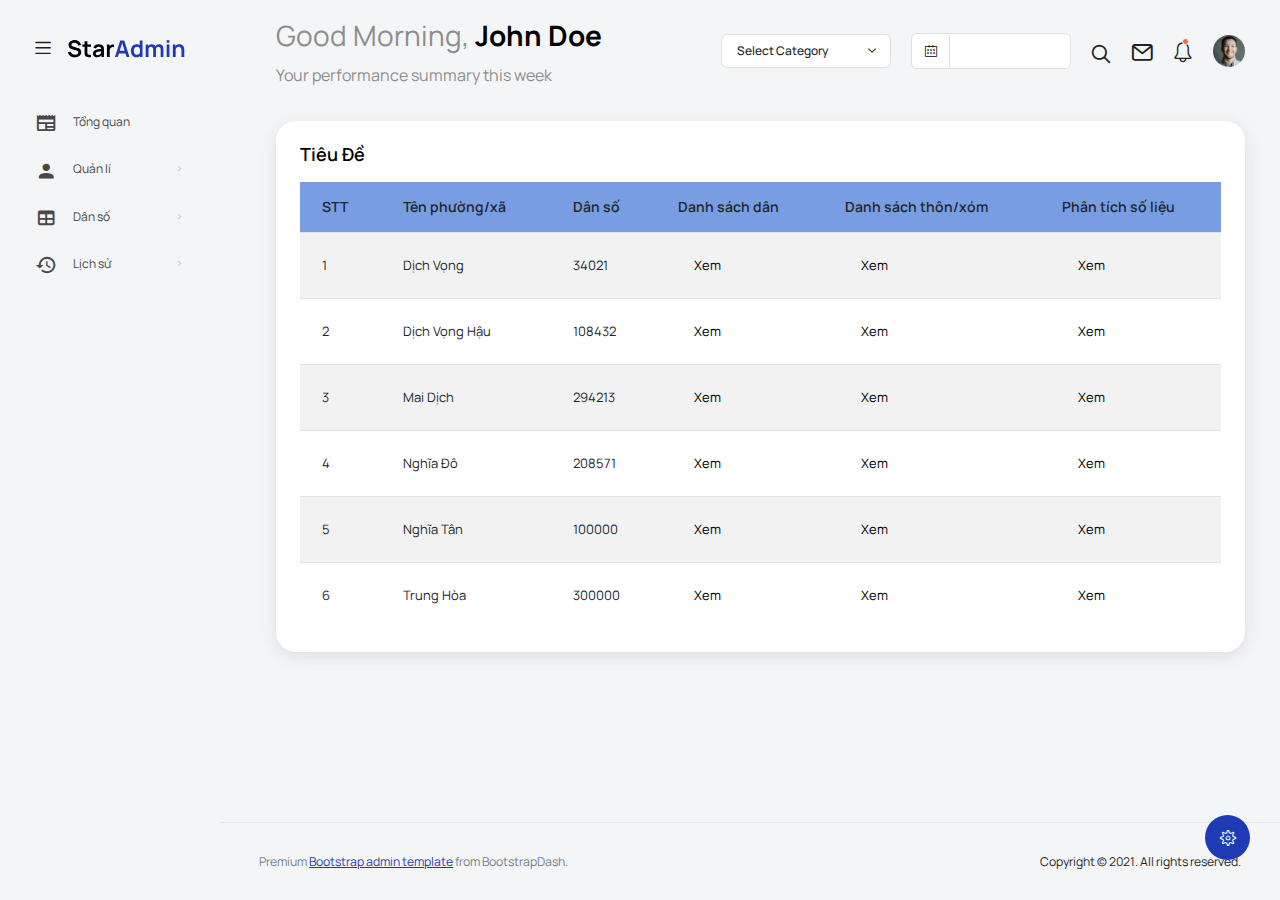
<file: citizenvn/src/main/webapp/views/template/pages/tables/phuongXa.html>
<!DOCTYPE html>
<html lang="en">

<head>
  <!-- Required meta tags -->
  <meta charset="utf-8">
  <meta name="viewport" content="width=device-width, initial-scale=1, shrink-to-fit=no">
  <title>Star Admin2 </title>
  <!-- plugins:css -->
  <link rel="stylesheet" href="../../vendors/feather/feather.css">
  <link rel="stylesheet" href="../../vendors/mdi/css/materialdesignicons.min.css">
  <link rel="stylesheet" href="../../vendors/ti-icons/css/themify-icons.css">
  <link rel="stylesheet" href="../../vendors/typicons/typicons.css">
  <link rel="stylesheet" href="../../vendors/simple-line-icons/css/simple-line-icons.css">
  <link rel="stylesheet" href="../../vendors/css/vendor.bundle.base.css">
  <!-- endinject -->
  <!-- Plugin css for this page -->
  <!-- End plugin css for this page -->
  <!-- inject:css -->
  <link rel="stylesheet" href="../../css/vertical-layout-light/style.css">
  <!-- endinject -->
  <link rel="shortcut icon" href="../../images/favicon.png" />
</head>

<body>
  <div class="container-scroller">
    <!-- partial:../../partials/_navbar.html -->
    <nav class="navbar default-layout col-lg-12 col-12 p-0 fixed-top d-flex align-items-top flex-row">
      <div class="text-center navbar-brand-wrapper d-flex align-items-center justify-content-start">
        <div class="me-3">
          <button class="navbar-toggler navbar-toggler align-self-center" type="button" data-bs-toggle="minimize">
            <span class="icon-menu"></span>
          </button>
        </div>
        <div>
          <a class="navbar-brand brand-logo" href="../../index.html">
            <img src="../../images/logo.svg" alt="logo" />
          </a>
          <a class="navbar-brand brand-logo-mini" href="../../index.html">
            <img src="../../images/logo-mini.svg" alt="logo" />
          </a>
        </div>
      </div>
      <div class="navbar-menu-wrapper d-flex align-items-top"> 
        <ul class="navbar-nav">
          <li class="nav-item font-weight-semibold d-none d-lg-block ms-0">
            <h1 class="welcome-text">Good Morning, <span class="text-black fw-bold">John Doe</span></h1>
            <h3 class="welcome-sub-text">Your performance summary this week </h3>
          </li>
        </ul>
        <ul class="navbar-nav ms-auto">
          <li class="nav-item dropdown d-none d-lg-block">
            <a class="nav-link dropdown-bordered dropdown-toggle dropdown-toggle-split" id="messageDropdown" href="#" data-bs-toggle="dropdown" aria-expanded="false"> Select Category </a>
            <div class="dropdown-menu dropdown-menu-right navbar-dropdown preview-list pb-0" aria-labelledby="messageDropdown">
              <a class="dropdown-item py-3" >
                <p class="mb-0 font-weight-medium float-left">Select category</p>
              </a>
              <div class="dropdown-divider"></div>
              <a class="dropdown-item preview-item">
                <div class="preview-item-content flex-grow py-2">
                  <p class="preview-subject ellipsis font-weight-medium text-dark">Bootstrap Bundle </p>
                  <p class="fw-light small-text mb-0">This is a Bundle featuring 16 unique dashboards</p>
                </div>
              </a>
              <a class="dropdown-item preview-item">
                <div class="preview-item-content flex-grow py-2">
                  <p class="preview-subject ellipsis font-weight-medium text-dark">Angular Bundle</p>
                  <p class="fw-light small-text mb-0">Everything you’ll ever need for your Angular projects</p>
                </div>
              </a>
              <a class="dropdown-item preview-item">
                <div class="preview-item-content flex-grow py-2">
                  <p class="preview-subject ellipsis font-weight-medium text-dark">VUE Bundle</p>
                  <p class="fw-light small-text mb-0">Bundle of 6 Premium Vue Admin Dashboard</p>
                </div>
              </a>
              <a class="dropdown-item preview-item">
                <div class="preview-item-content flex-grow py-2">
                  <p class="preview-subject ellipsis font-weight-medium text-dark">React Bundle</p>
                  <p class="fw-light small-text mb-0">Bundle of 8 Premium React Admin Dashboard</p>
                </div>
              </a>
            </div>
          </li>
          <li class="nav-item d-none d-lg-block">
            <div id="datepicker-popup" class="input-group date datepicker navbar-date-picker">
              <span class="input-group-addon input-group-prepend border-right">
                <span class="icon-calendar input-group-text calendar-icon"></span>
              </span>
              <input type="text" class="form-control">
            </div>
          </li>
          <li class="nav-item">
            <form class="search-form" action="#">
              <i class="icon-search"></i>
              <input type="search" class="form-control" placeholder="Search Here" title="Search here">
            </form>
          </li>
          <li class="nav-item dropdown">
            <a class="nav-link count-indicator" id="notificationDropdown" href="#" data-bs-toggle="dropdown">
              <i class="icon-mail icon-lg"></i>
            </a>
            <div class="dropdown-menu dropdown-menu-right navbar-dropdown preview-list pb-0" aria-labelledby="notificationDropdown">
              <a class="dropdown-item py-3 border-bottom">
                <p class="mb-0 font-weight-medium float-left">You have 4 new notifications </p>
                <span class="badge badge-pill badge-primary float-right">View all</span>
              </a>
              <a class="dropdown-item preview-item py-3">
                <div class="preview-thumbnail">
                  <i class="mdi mdi-alert m-auto text-primary"></i>
                </div>
                <div class="preview-item-content">
                  <h6 class="preview-subject fw-normal text-dark mb-1">Application Error</h6>
                  <p class="fw-light small-text mb-0"> Just now </p>
                </div>
              </a>
              <a class="dropdown-item preview-item py-3">
                <div class="preview-thumbnail">
                  <i class="mdi mdi-settings m-auto text-primary"></i>
                </div>
                <div class="preview-item-content">
                  <h6 class="preview-subject fw-normal text-dark mb-1">Settings</h6>
                  <p class="fw-light small-text mb-0"> Private message </p>
                </div>
              </a>
              <a class="dropdown-item preview-item py-3">
                <div class="preview-thumbnail">
                  <i class="mdi mdi-airballoon m-auto text-primary"></i>
                </div>
                <div class="preview-item-content">
                  <h6 class="preview-subject fw-normal text-dark mb-1">New user registration</h6>
                  <p class="fw-light small-text mb-0"> 2 days ago </p>
                </div>
              </a>
            </div>
          </li>
          <li class="nav-item dropdown"> 
            <a class="nav-link count-indicator" id="countDropdown" href="#" data-bs-toggle="dropdown" aria-expanded="false">
              <i class="icon-bell"></i>
              <span class="count"></span>
            </a>
            <div class="dropdown-menu dropdown-menu-right navbar-dropdown preview-list pb-0" aria-labelledby="countDropdown">
              <a class="dropdown-item py-3">
                <p class="mb-0 font-weight-medium float-left">You have 7 unread mails </p>
                <span class="badge badge-pill badge-primary float-right">View all</span>
              </a>
              <div class="dropdown-divider"></div>
              <a class="dropdown-item preview-item">
                <div class="preview-thumbnail">
                  <img src="../../images/faces/face10.jpg" alt="image" class="img-sm profile-pic">
                </div>
                <div class="preview-item-content flex-grow py-2">
                  <p class="preview-subject ellipsis font-weight-medium text-dark">Marian Garner </p>
                  <p class="fw-light small-text mb-0"> The meeting is cancelled </p>
                </div>
              </a>
              <a class="dropdown-item preview-item">
                <div class="preview-thumbnail">
                  <img src="../../images/faces/face12.jpg" alt="image" class="img-sm profile-pic">
                </div>
                <div class="preview-item-content flex-grow py-2">
                  <p class="preview-subject ellipsis font-weight-medium text-dark">David Grey </p>
                  <p class="fw-light small-text mb-0"> The meeting is cancelled </p>
                </div>
              </a>
              <a class="dropdown-item preview-item">
                <div class="preview-thumbnail">
                  <img src="../../images/faces/face1.jpg" alt="image" class="img-sm profile-pic">
                </div>
                <div class="preview-item-content flex-grow py-2">
                  <p class="preview-subject ellipsis font-weight-medium text-dark">Travis Jenkins </p>
                  <p class="fw-light small-text mb-0"> The meeting is cancelled </p>
                </div>
              </a>
            </div>
          </li>
          <li class="nav-item dropdown d-none d-lg-block user-dropdown">
            <a class="nav-link" id="UserDropdown" href="#" data-bs-toggle="dropdown" aria-expanded="false">
              <img class="img-xs rounded-circle" src="../../images/faces/face8.jpg" alt="Profile image"> </a>
            <div class="dropdown-menu dropdown-menu-right navbar-dropdown" aria-labelledby="UserDropdown">
              <div class="dropdown-header text-center">
                <img class="img-md rounded-circle" src="../../images/faces/face8.jpg" alt="Profile image">
                <p class="mb-1 mt-3 font-weight-semibold">Allen Moreno</p>
                <p class="fw-light text-muted mb-0">allenmoreno@gmail.com</p>
              </div>
              <a class="dropdown-item"><i class="dropdown-item-icon mdi mdi-account-outline text-primary me-2"></i> My Profile <span class="badge badge-pill badge-danger">1</span></a>
              <a class="dropdown-item"><i class="dropdown-item-icon mdi mdi-message-text-outline text-primary me-2"></i> Messages</a>
              <a class="dropdown-item"><i class="dropdown-item-icon mdi mdi-calendar-check-outline text-primary me-2"></i> Activity</a>
              <a class="dropdown-item"><i class="dropdown-item-icon mdi mdi-help-circle-outline text-primary me-2"></i> FAQ</a>
              <a class="dropdown-item"><i class="dropdown-item-icon mdi mdi-power text-primary me-2"></i>Sign Out</a>
            </div>
          </li>
        </ul>
        <button class="navbar-toggler navbar-toggler-right d-lg-none align-self-center" type="button" data-bs-toggle="offcanvas">
          <span class="mdi mdi-menu"></span>
        </button>
      </div>
    </nav>
    <!-- partial -->
    <div class="container-fluid page-body-wrapper">
      <!-- partial:../../partials/_settings-panel.html -->
      <div class="theme-setting-wrapper">
        <div id="settings-trigger"><i class="ti-settings"></i></div>
        <div id="theme-settings" class="settings-panel">
          <i class="settings-close ti-close"></i>
          <p class="settings-heading">SIDEBAR SKINS</p>
          <div class="sidebar-bg-options selected" id="sidebar-light-theme"><div class="img-ss rounded-circle bg-light border me-3"></div>Light</div>
          <div class="sidebar-bg-options" id="sidebar-dark-theme"><div class="img-ss rounded-circle bg-dark border me-3"></div>Dark</div>
          <p class="settings-heading mt-2">HEADER SKINS</p>
          <div class="color-tiles mx-0 px-4">
            <div class="tiles success"></div>
            <div class="tiles warning"></div>
            <div class="tiles danger"></div>
            <div class="tiles info"></div>
            <div class="tiles dark"></div>
            <div class="tiles default"></div>
          </div>
        </div>
      </div>
      <div id="right-sidebar" class="settings-panel">
        <i class="settings-close ti-close"></i>
        <ul class="nav nav-tabs border-top" id="setting-panel" role="tablist">
          <li class="nav-item">
            <a class="nav-link active" id="todo-tab" data-bs-toggle="tab" href="#todo-section" role="tab" aria-controls="todo-section" aria-expanded="true">TO DO LIST</a>
          </li>
          <li class="nav-item">
            <a class="nav-link" id="chats-tab" data-bs-toggle="tab" href="#chats-section" role="tab" aria-controls="chats-section">CHATS</a>
          </li>
        </ul>
        <div class="tab-content" id="setting-content">
          <div class="tab-pane fade show active scroll-wrapper" id="todo-section" role="tabpanel" aria-labelledby="todo-section">
            <div class="add-items d-flex px-3 mb-0">
              <form class="form w-100">
                <div class="form-group d-flex">
                  <input type="text" class="form-control todo-list-input" placeholder="Add To-do">
                  <button type="submit" class="add btn btn-primary todo-list-add-btn" id="add-task">Add</button>
                </div>
              </form>
            </div>
            <div class="list-wrapper px-3">
              <ul class="d-flex flex-column-reverse todo-list">
                <li>
                  <div class="form-check">
                    <label class="form-check-label">
                      <input class="checkbox" type="checkbox">
                      Team review meeting at 3.00 PM
                    </label>
                  </div>
                  <i class="remove ti-close"></i>
                </li>
                <li>
                  <div class="form-check">
                    <label class="form-check-label">
                      <input class="checkbox" type="checkbox">
                      Prepare for presentation
                    </label>
                  </div>
                  <i class="remove ti-close"></i>
                </li>
                <li>
                  <div class="form-check">
                    <label class="form-check-label">
                      <input class="checkbox" type="checkbox">
                      Resolve all the low priority tickets due today
                    </label>
                  </div>
                  <i class="remove ti-close"></i>
                </li>
                <li class="completed">
                  <div class="form-check">
                    <label class="form-check-label">
                      <input class="checkbox" type="checkbox" checked>
                      Schedule meeting for next week
                    </label>
                  </div>
                  <i class="remove ti-close"></i>
                </li>
                <li class="completed">
                  <div class="form-check">
                    <label class="form-check-label">
                      <input class="checkbox" type="checkbox" checked>
                      Project review
                    </label>
                  </div>
                  <i class="remove ti-close"></i>
                </li>
              </ul>
            </div>
            <h4 class="px-3 text-muted mt-5 fw-light mb-0">Events</h4>
            <div class="events pt-4 px-3">
              <div class="wrapper d-flex mb-2">
                <i class="ti-control-record text-primary me-2"></i>
                <span>Feb 11 2018</span>
              </div>
              <p class="mb-0 font-weight-thin text-gray">Creating component page build a js</p>
              <p class="text-gray mb-0">The total number of sessions</p>
            </div>
            <div class="events pt-4 px-3">
              <div class="wrapper d-flex mb-2">
                <i class="ti-control-record text-primary me-2"></i>
                <span>Feb 7 2018</span>
              </div>
              <p class="mb-0 font-weight-thin text-gray">Meeting with Alisa</p>
              <p class="text-gray mb-0 ">Call Sarah Graves</p>
            </div>
          </div>
          <!-- To do section tab ends -->
          <div class="tab-pane fade" id="chats-section" role="tabpanel" aria-labelledby="chats-section">
            <div class="d-flex align-items-center justify-content-between border-bottom">
              <p class="settings-heading border-top-0 mb-3 pl-3 pt-0 border-bottom-0 pb-0">Friends</p>
              <small class="settings-heading border-top-0 mb-3 pt-0 border-bottom-0 pb-0 pr-3 fw-normal">See All</small>
            </div>
            <ul class="chat-list">
              <li class="list active">
                <div class="profile"><img src="../../images/faces/face1.jpg" alt="image"><span class="online"></span></div>
                <div class="info">
                  <p>Thomas Douglas</p>
                  <p>Available</p>
                </div>
                <small class="text-muted my-auto">19 min</small>
              </li>
              <li class="list">
                <div class="profile"><img src="../../images/faces/face2.jpg" alt="image"><span class="offline"></span></div>
                <div class="info">
                  <div class="wrapper d-flex">
                    <p>Catherine</p>
                  </div>
                  <p>Away</p>
                </div>
                <div class="badge badge-success badge-pill my-auto mx-2">4</div>
                <small class="text-muted my-auto">23 min</small>
              </li>
              <li class="list">
                <div class="profile"><img src="../../images/faces/face3.jpg" alt="image"><span class="online"></span></div>
                <div class="info">
                  <p>Daniel Russell</p>
                  <p>Available</p>
                </div>
                <small class="text-muted my-auto">14 min</small>
              </li>
              <li class="list">
                <div class="profile"><img src="../../images/faces/face4.jpg" alt="image"><span class="offline"></span></div>
                <div class="info">
                  <p>James Richardson</p>
                  <p>Away</p>
                </div>
                <small class="text-muted my-auto">2 min</small>
              </li>
              <li class="list">
                <div class="profile"><img src="../../images/faces/face5.jpg" alt="image"><span class="online"></span></div>
                <div class="info">
                  <p>Madeline Kennedy</p>
                  <p>Available</p>
                </div>
                <small class="text-muted my-auto">5 min</small>
              </li>
              <li class="list">
                <div class="profile"><img src="../../images/faces/face6.jpg" alt="image"><span class="online"></span></div>
                <div class="info">
                  <p>Sarah Graves</p>
                  <p>Available</p>
                </div>
                <small class="text-muted my-auto">47 min</small>
              </li>
            </ul>
          </div>
          <!-- chat tab ends -->
        </div>
      </div>
      <!-- partial -->
      <!-- partial:../../partials/_sidebar.html -->
      <nav class="sidebar sidebar-offcanvas" id="sidebar">
        <ul class="nav">
          <li class="nav-item">
            <a class="nav-link" href="/template/index.html">
              <i class="mdi mdi-newspaper menu-icon"></i>
              <span class="menu-title">Tổng quan</span>
            </a>
          </li> 
          <li class="nav-item">
            <a class="nav-link" data-bs-toggle="collapse" href="#ui-basic" aria-expanded="false" aria-controls="ui-basic">
              <i class="menu-icon mdi mdi-account"></i>
              <span class="menu-title">Quản lí</span>
              <i class="menu-arrow"></i> 
            </a>
            <div class="collapse" id="ui-basic">
              <ul class="nav flex-column sub-menu">
                <li class="nav-item"> <a class="nav-link" href="/template/pages/ui-features/capQuyen.html">Cấp quyền</a></li>
                <li class="nav-item"> <a class="nav-link" href="/template/pages/forms/addAcount.html">Thêm tài khoản</a></li>
              </ul>
            </div>
          </li>
          <li class="nav-item">
            <a class="nav-link" data-bs-toggle="collapse" href="#tables" aria-expanded="false" aria-controls="tables">
              <i class="menu-icon mdi mdi-table"></i>
              <span class="menu-title">Dân số</span>
              <i class="menu-arrow"></i>
            </a>
            <div class="collapse" id="tables">
              <ul class="nav flex-column sub-menu">
                <li class="nav-item"> <a class="nav-link" href="/template/pages/tables/tinhTP.html">Danh sách</a></li>
                <li class="nav-item"> <a class="nav-link" href="/template/pages/forms/addPeople.html">Thêm người dân</a></li>
              </ul>
            </div>
          </li>
          <li class="nav-item">
            <a class="nav-link" data-bs-toggle="collapse" href="#icons" aria-expanded="false" aria-controls="icons">
              <i class="menu-icon mdi mdi-history"></i>
              <span class="menu-title">Lịch sử</span>
              <i class="menu-arrow"></i>
            </a>
            <div class="collapse" id="icons">
              <ul class="nav flex-column sub-menu">
                <li class="nav-item"> <a class="nav-link" href="pages/icons/mdi.html">Mdi icons</a></li>
              </ul>
            </div>
          </li>
        </ul>
      </nav>
      <!-- partial -->
      <div class="main-panel">
        <div class="content-wrapper">
          <div class="row">
            <div class="col-lg-12 grid-margin stretch-card">
              <div class="card">
                <div class="card-body">
                  <h4 class="card-title">Tiêu đề</h4>
                  <div class="table-responsive">
                    <table class="table table-striped">
                      <thead style="background-color: rgb(120, 157, 226);">
                        <tr>
                          <th>
                            STT
                          </th>
                          <th>
                            Tên phường/xã
                          </th>
                          <th>
                            Dân số
                          </th>
                          <th>
                            Danh sách dân
                          </th>
                          <th>
                            Danh sách thôn/xóm
                          </th>
                          <th>
                            Phân tích số liệu
                          </th>
                        </tr>
                      </thead>
                      <tbody>
                        <tr>
                          <td>
                            1
                          </td>
                          <td>
                            Dịch Vọng
                          </td>
                          <td>
                            34021
                          </td>
                          <td>
                            <a class="nav-link" style="color: black" href="../../pages/tables/danSo.html">Xem</a>
                          </td>
                          <td>
                            <a class="nav-link" style="color: black" href="../../pages/tables/toThonXom.html">Xem</a>
                          </td>
                          <td>
                            <a class="nav-link" style="color: black" href="../../pages/charts/chartjs.html">Xem</a>
                          </td>
                        </tr>
                        <tr>
                          <td>
                            2
                          </td>
                          <td>
                            Dịch Vọng Hậu
                          </td>
                          <td>
                            108432
                          </td>
                          <td>
                            <a class="nav-link" style="color: black" href="../../pages/tables/danSo.html">Xem</a>
                          </td>
                          <td>
                            <a class="nav-link" style="color: black" href="../../pages/tables/toThonXom.html">Xem</a>
                          </td>
                          <td>
                            <a class="nav-link" style="color: black" href="../../pages/charts/chartjs.html">Xem</a>
                          </td>
                        </tr>
                        <tr>
                          <td>
                            3
                          </td>
                          <td>
                            Mai Dịch
                          </td>
                          <td>
                            294213
                          </td>
                          <td>
                            <a class="nav-link" style="color: black" href="../../pages/tables/danSo.html">Xem</a>
                          </td>
                          <td>
                            <a class="nav-link" style="color: black" href="../../pages/tables/toThonXom.html">Xem</a>
                          </td>
                          <td>
                            <a class="nav-link" style="color: black" href="../../pages/charts/chartjs.html">Xem</a>
                          </td>
                        </tr>
                        <tr>
                          <td>
                            4
                          </td>
                          <td>
                            Nghĩa Đô
                          </td>
                          <td>
                            208571
                          </td>
                          <td>
                            <a class="nav-link" style="color: black" href="../../pages/tables/danSo.html">Xem</a>
                          </td>
                          <td>
                            <a class="nav-link" style="color: black" href="../../pages/tables/toThonXom.html">Xem</a>
                          </td>
                          <td>
                            <a class="nav-link" style="color: black" href="../../pages/charts/chartjs.html">Xem</a>
                          </td>
                        </tr>
                        <tr>
                          <td>
                            5
                          </td>
                          <td>
                            Nghĩa Tân
                          </td>
                          <td>
                            100000
                          </td>
                          <td>
                            <a class="nav-link" style="color: black" href="../../pages/tables/danSo.html">Xem</a>
                          </td>
                          <td>
                            <a class="nav-link" style="color: black" href="../../pages/tables/toThonXom.html">Xem</a>
                          </td>
                          <td>
                            <a class="nav-link" style="color: black" href="../../pages/charts/chartjs.html">Xem</a>
                          </td>
                        </tr>
                        <tr>
                          <td>
                            6
                          </td>
                          <td>
                            Trung Hòa
                          </td>
                          <td>
                            300000
                          </td>
                          <td>
                            <a class="nav-link" style="color: black" href="../../pages/tables/danSo.html">Xem</a>
                          </td>
                          <td>
                            <a class="nav-link" style="color: black" href="../../pages/tables/toThonXom.html">Xem</a>
                          </td>
                          <td>
                            <a class="nav-link" style="color: black" href="../../pages/charts/chartjs.html">Xem</a>
                          </td>
                        </tr>
                      </tbody>
                    </table>
                  </div>
                </div>
              </div>
            </div>
          </div>
        </div>
        <!-- content-wrapper ends -->
        <!-- partial:../../partials/_footer.html -->
        <footer class="footer">
          <div class="d-sm-flex justify-content-center justify-content-sm-between">
            <span class="text-muted text-center text-sm-left d-block d-sm-inline-block">Premium <a href="https://www.bootstrapdash.com/" target="_blank">Bootstrap admin template</a> from BootstrapDash.</span>
            <span class="float-none float-sm-right d-block mt-1 mt-sm-0 text-center">Copyright © 2021. All rights reserved.</span>
          </div>
        </footer>
        <!-- partial -->
      </div>
      <!-- main-panel ends -->
    </div>
    <!-- page-body-wrapper ends -->
  </div>
  <!-- container-scroller -->
  <!-- plugins:js -->
  <script src="../../vendors/js/vendor.bundle.base.js"></script>
  <!-- endinject -->
  <!-- Plugin js for this page -->
  <script src="../../vendors/bootstrap-datepicker/bootstrap-datepicker.min.js"></script>
  <!-- End plugin js for this page -->
  <!-- inject:js -->
  <script src="../../js/off-canvas.js"></script>
  <script src="../../js/hoverable-collapse.js"></script>
  <script src="../../js/template.js"></script>
  <script src="../../js/settings.js"></script>
  <script src="../../js/todolist.js"></script>
  <!-- endinject -->
  <!-- Custom js for this page-->
  <!-- End custom js for this page-->
</body>

</html>
</file>
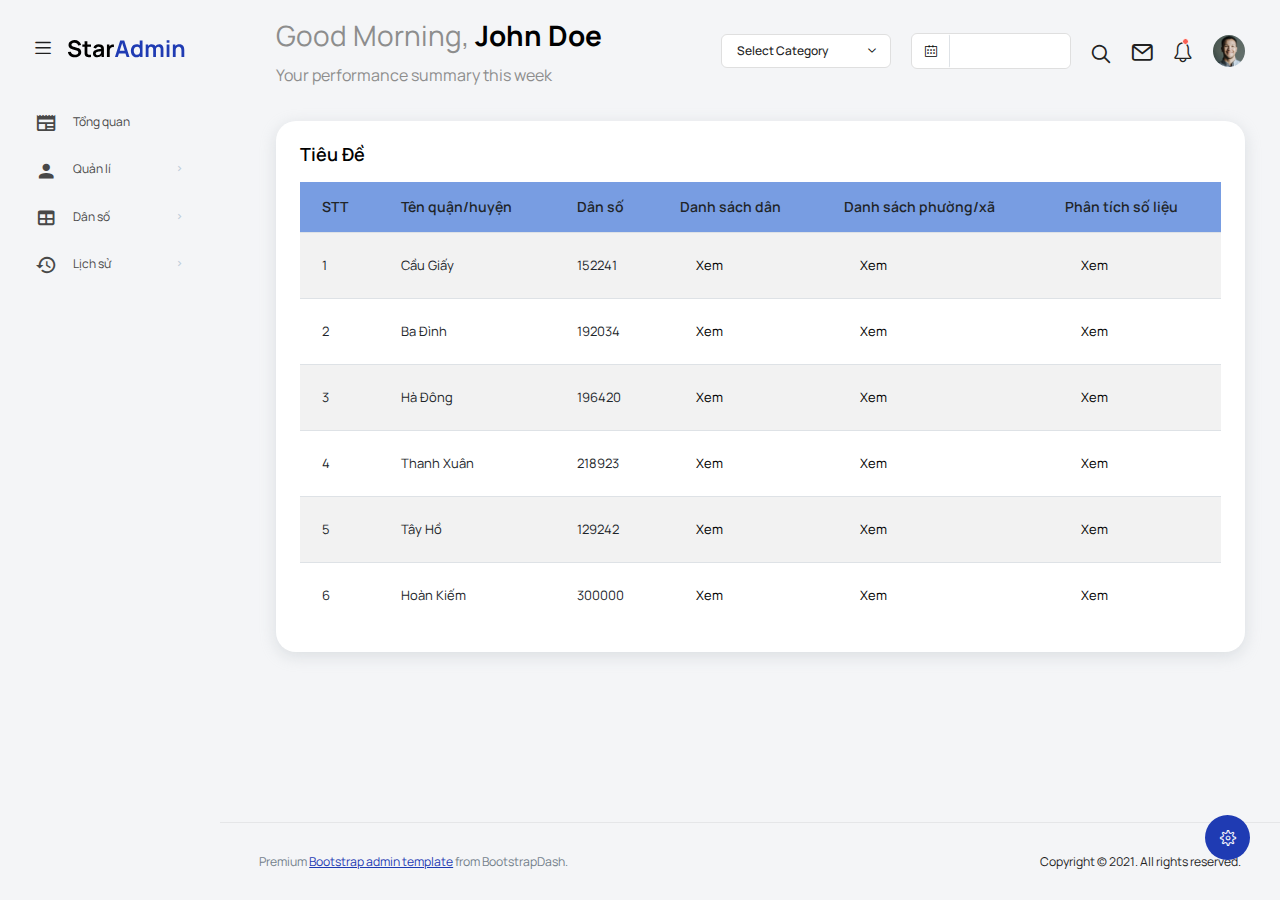
<file: citizenvn/src/main/webapp/views/template/pages/tables/quanHuyen.html>
<!DOCTYPE html>
<html lang="en">

<head>
  <!-- Required meta tags -->
  <meta charset="utf-8">
  <meta name="viewport" content="width=device-width, initial-scale=1, shrink-to-fit=no">
  <title>Star Admin2 </title>
  <!-- plugins:css -->
  <link rel="stylesheet" href="../../vendors/feather/feather.css">
  <link rel="stylesheet" href="../../vendors/mdi/css/materialdesignicons.min.css">
  <link rel="stylesheet" href="../../vendors/ti-icons/css/themify-icons.css">
  <link rel="stylesheet" href="../../vendors/typicons/typicons.css">
  <link rel="stylesheet" href="../../vendors/simple-line-icons/css/simple-line-icons.css">
  <link rel="stylesheet" href="../../vendors/css/vendor.bundle.base.css">
  <!-- endinject -->
  <!-- Plugin css for this page -->
  <!-- End plugin css for this page -->
  <!-- inject:css -->
  <link rel="stylesheet" href="../../css/vertical-layout-light/style.css">
  <!-- endinject -->
  <link rel="shortcut icon" href="../../images/favicon.png" />
</head>

<body>
  <div class="container-scroller">
    <!-- partial:../../partials/_navbar.html -->
    <nav class="navbar default-layout col-lg-12 col-12 p-0 fixed-top d-flex align-items-top flex-row">
      <div class="text-center navbar-brand-wrapper d-flex align-items-center justify-content-start">
        <div class="me-3">
          <button class="navbar-toggler navbar-toggler align-self-center" type="button" data-bs-toggle="minimize">
            <span class="icon-menu"></span>
          </button>
        </div>
        <div>
          <a class="navbar-brand brand-logo" href="../../index.html">
            <img src="../../images/logo.svg" alt="logo" />
          </a>
          <a class="navbar-brand brand-logo-mini" href="../../index.html">
            <img src="../../images/logo-mini.svg" alt="logo" />
          </a>
        </div>
      </div>
      <div class="navbar-menu-wrapper d-flex align-items-top"> 
        <ul class="navbar-nav">
          <li class="nav-item font-weight-semibold d-none d-lg-block ms-0">
            <h1 class="welcome-text">Good Morning, <span class="text-black fw-bold">John Doe</span></h1>
            <h3 class="welcome-sub-text">Your performance summary this week </h3>
          </li>
        </ul>
        <ul class="navbar-nav ms-auto">
          <li class="nav-item dropdown d-none d-lg-block">
            <a class="nav-link dropdown-bordered dropdown-toggle dropdown-toggle-split" id="messageDropdown" href="#" data-bs-toggle="dropdown" aria-expanded="false"> Select Category </a>
            <div class="dropdown-menu dropdown-menu-right navbar-dropdown preview-list pb-0" aria-labelledby="messageDropdown">
              <a class="dropdown-item py-3" >
                <p class="mb-0 font-weight-medium float-left">Select category</p>
              </a>
              <div class="dropdown-divider"></div>
              <a class="dropdown-item preview-item">
                <div class="preview-item-content flex-grow py-2">
                  <p class="preview-subject ellipsis font-weight-medium text-dark">Bootstrap Bundle </p>
                  <p class="fw-light small-text mb-0">This is a Bundle featuring 16 unique dashboards</p>
                </div>
              </a>
              <a class="dropdown-item preview-item">
                <div class="preview-item-content flex-grow py-2">
                  <p class="preview-subject ellipsis font-weight-medium text-dark">Angular Bundle</p>
                  <p class="fw-light small-text mb-0">Everything you’ll ever need for your Angular projects</p>
                </div>
              </a>
              <a class="dropdown-item preview-item">
                <div class="preview-item-content flex-grow py-2">
                  <p class="preview-subject ellipsis font-weight-medium text-dark">VUE Bundle</p>
                  <p class="fw-light small-text mb-0">Bundle of 6 Premium Vue Admin Dashboard</p>
                </div>
              </a>
              <a class="dropdown-item preview-item">
                <div class="preview-item-content flex-grow py-2">
                  <p class="preview-subject ellipsis font-weight-medium text-dark">React Bundle</p>
                  <p class="fw-light small-text mb-0">Bundle of 8 Premium React Admin Dashboard</p>
                </div>
              </a>
            </div>
          </li>
          <li class="nav-item d-none d-lg-block">
            <div id="datepicker-popup" class="input-group date datepicker navbar-date-picker">
              <span class="input-group-addon input-group-prepend border-right">
                <span class="icon-calendar input-group-text calendar-icon"></span>
              </span>
              <input type="text" class="form-control">
            </div>
          </li>
          <li class="nav-item">
            <form class="search-form" action="#">
              <i class="icon-search"></i>
              <input type="search" class="form-control" placeholder="Search Here" title="Search here">
            </form>
          </li>
          <li class="nav-item dropdown">
            <a class="nav-link count-indicator" id="notificationDropdown" href="#" data-bs-toggle="dropdown">
              <i class="icon-mail icon-lg"></i>
            </a>
            <div class="dropdown-menu dropdown-menu-right navbar-dropdown preview-list pb-0" aria-labelledby="notificationDropdown">
              <a class="dropdown-item py-3 border-bottom">
                <p class="mb-0 font-weight-medium float-left">You have 4 new notifications </p>
                <span class="badge badge-pill badge-primary float-right">View all</span>
              </a>
              <a class="dropdown-item preview-item py-3">
                <div class="preview-thumbnail">
                  <i class="mdi mdi-alert m-auto text-primary"></i>
                </div>
                <div class="preview-item-content">
                  <h6 class="preview-subject fw-normal text-dark mb-1">Application Error</h6>
                  <p class="fw-light small-text mb-0"> Just now </p>
                </div>
              </a>
              <a class="dropdown-item preview-item py-3">
                <div class="preview-thumbnail">
                  <i class="mdi mdi-settings m-auto text-primary"></i>
                </div>
                <div class="preview-item-content">
                  <h6 class="preview-subject fw-normal text-dark mb-1">Settings</h6>
                  <p class="fw-light small-text mb-0"> Private message </p>
                </div>
              </a>
              <a class="dropdown-item preview-item py-3">
                <div class="preview-thumbnail">
                  <i class="mdi mdi-airballoon m-auto text-primary"></i>
                </div>
                <div class="preview-item-content">
                  <h6 class="preview-subject fw-normal text-dark mb-1">New user registration</h6>
                  <p class="fw-light small-text mb-0"> 2 days ago </p>
                </div>
              </a>
            </div>
          </li>
          <li class="nav-item dropdown"> 
            <a class="nav-link count-indicator" id="countDropdown" href="#" data-bs-toggle="dropdown" aria-expanded="false">
              <i class="icon-bell"></i>
              <span class="count"></span>
            </a>
            <div class="dropdown-menu dropdown-menu-right navbar-dropdown preview-list pb-0" aria-labelledby="countDropdown">
              <a class="dropdown-item py-3">
                <p class="mb-0 font-weight-medium float-left">You have 7 unread mails </p>
                <span class="badge badge-pill badge-primary float-right">View all</span>
              </a>
              <div class="dropdown-divider"></div>
              <a class="dropdown-item preview-item">
                <div class="preview-thumbnail">
                  <img src="../../images/faces/face10.jpg" alt="image" class="img-sm profile-pic">
                </div>
                <div class="preview-item-content flex-grow py-2">
                  <p class="preview-subject ellipsis font-weight-medium text-dark">Marian Garner </p>
                  <p class="fw-light small-text mb-0"> The meeting is cancelled </p>
                </div>
              </a>
              <a class="dropdown-item preview-item">
                <div class="preview-thumbnail">
                  <img src="../../images/faces/face12.jpg" alt="image" class="img-sm profile-pic">
                </div>
                <div class="preview-item-content flex-grow py-2">
                  <p class="preview-subject ellipsis font-weight-medium text-dark">David Grey </p>
                  <p class="fw-light small-text mb-0"> The meeting is cancelled </p>
                </div>
              </a>
              <a class="dropdown-item preview-item">
                <div class="preview-thumbnail">
                  <img src="../../images/faces/face1.jpg" alt="image" class="img-sm profile-pic">
                </div>
                <div class="preview-item-content flex-grow py-2">
                  <p class="preview-subject ellipsis font-weight-medium text-dark">Travis Jenkins </p>
                  <p class="fw-light small-text mb-0"> The meeting is cancelled </p>
                </div>
              </a>
            </div>
          </li>
          <li class="nav-item dropdown d-none d-lg-block user-dropdown">
            <a class="nav-link" id="UserDropdown" href="#" data-bs-toggle="dropdown" aria-expanded="false">
              <img class="img-xs rounded-circle" src="../../images/faces/face8.jpg" alt="Profile image"> </a>
            <div class="dropdown-menu dropdown-menu-right navbar-dropdown" aria-labelledby="UserDropdown">
              <div class="dropdown-header text-center">
                <img class="img-md rounded-circle" src="../../images/faces/face8.jpg" alt="Profile image">
                <p class="mb-1 mt-3 font-weight-semibold">Allen Moreno</p>
                <p class="fw-light text-muted mb-0">allenmoreno@gmail.com</p>
              </div>
              <a class="dropdown-item"><i class="dropdown-item-icon mdi mdi-account-outline text-primary me-2"></i> My Profile <span class="badge badge-pill badge-danger">1</span></a>
              <a class="dropdown-item"><i class="dropdown-item-icon mdi mdi-message-text-outline text-primary me-2"></i> Messages</a>
              <a class="dropdown-item"><i class="dropdown-item-icon mdi mdi-calendar-check-outline text-primary me-2"></i> Activity</a>
              <a class="dropdown-item"><i class="dropdown-item-icon mdi mdi-help-circle-outline text-primary me-2"></i> FAQ</a>
              <a class="dropdown-item"><i class="dropdown-item-icon mdi mdi-power text-primary me-2"></i>Sign Out</a>
            </div>
          </li>
        </ul>
        <button class="navbar-toggler navbar-toggler-right d-lg-none align-self-center" type="button" data-bs-toggle="offcanvas">
          <span class="mdi mdi-menu"></span>
        </button>
      </div>
    </nav>
    <!-- partial -->
    <div class="container-fluid page-body-wrapper">
      <!-- partial:../../partials/_settings-panel.html -->
      <div class="theme-setting-wrapper">
        <div id="settings-trigger"><i class="ti-settings"></i></div>
        <div id="theme-settings" class="settings-panel">
          <i class="settings-close ti-close"></i>
          <p class="settings-heading">SIDEBAR SKINS</p>
          <div class="sidebar-bg-options selected" id="sidebar-light-theme"><div class="img-ss rounded-circle bg-light border me-3"></div>Light</div>
          <div class="sidebar-bg-options" id="sidebar-dark-theme"><div class="img-ss rounded-circle bg-dark border me-3"></div>Dark</div>
          <p class="settings-heading mt-2">HEADER SKINS</p>
          <div class="color-tiles mx-0 px-4">
            <div class="tiles success"></div>
            <div class="tiles warning"></div>
            <div class="tiles danger"></div>
            <div class="tiles info"></div>
            <div class="tiles dark"></div>
            <div class="tiles default"></div>
          </div>
        </div>
      </div>
      <div id="right-sidebar" class="settings-panel">
        <i class="settings-close ti-close"></i>
        <ul class="nav nav-tabs border-top" id="setting-panel" role="tablist">
          <li class="nav-item">
            <a class="nav-link active" id="todo-tab" data-bs-toggle="tab" href="#todo-section" role="tab" aria-controls="todo-section" aria-expanded="true">TO DO LIST</a>
          </li>
          <li class="nav-item">
            <a class="nav-link" id="chats-tab" data-bs-toggle="tab" href="#chats-section" role="tab" aria-controls="chats-section">CHATS</a>
          </li>
        </ul>
        <div class="tab-content" id="setting-content">
          <div class="tab-pane fade show active scroll-wrapper" id="todo-section" role="tabpanel" aria-labelledby="todo-section">
            <div class="add-items d-flex px-3 mb-0">
              <form class="form w-100">
                <div class="form-group d-flex">
                  <input type="text" class="form-control todo-list-input" placeholder="Add To-do">
                  <button type="submit" class="add btn btn-primary todo-list-add-btn" id="add-task">Add</button>
                </div>
              </form>
            </div>
            <div class="list-wrapper px-3">
              <ul class="d-flex flex-column-reverse todo-list">
                <li>
                  <div class="form-check">
                    <label class="form-check-label">
                      <input class="checkbox" type="checkbox">
                      Team review meeting at 3.00 PM
                    </label>
                  </div>
                  <i class="remove ti-close"></i>
                </li>
                <li>
                  <div class="form-check">
                    <label class="form-check-label">
                      <input class="checkbox" type="checkbox">
                      Prepare for presentation
                    </label>
                  </div>
                  <i class="remove ti-close"></i>
                </li>
                <li>
                  <div class="form-check">
                    <label class="form-check-label">
                      <input class="checkbox" type="checkbox">
                      Resolve all the low priority tickets due today
                    </label>
                  </div>
                  <i class="remove ti-close"></i>
                </li>
                <li class="completed">
                  <div class="form-check">
                    <label class="form-check-label">
                      <input class="checkbox" type="checkbox" checked>
                      Schedule meeting for next week
                    </label>
                  </div>
                  <i class="remove ti-close"></i>
                </li>
                <li class="completed">
                  <div class="form-check">
                    <label class="form-check-label">
                      <input class="checkbox" type="checkbox" checked>
                      Project review
                    </label>
                  </div>
                  <i class="remove ti-close"></i>
                </li>
              </ul>
            </div>
            <h4 class="px-3 text-muted mt-5 fw-light mb-0">Events</h4>
            <div class="events pt-4 px-3">
              <div class="wrapper d-flex mb-2">
                <i class="ti-control-record text-primary me-2"></i>
                <span>Feb 11 2018</span>
              </div>
              <p class="mb-0 font-weight-thin text-gray">Creating component page build a js</p>
              <p class="text-gray mb-0">The total number of sessions</p>
            </div>
            <div class="events pt-4 px-3">
              <div class="wrapper d-flex mb-2">
                <i class="ti-control-record text-primary me-2"></i>
                <span>Feb 7 2018</span>
              </div>
              <p class="mb-0 font-weight-thin text-gray">Meeting with Alisa</p>
              <p class="text-gray mb-0 ">Call Sarah Graves</p>
            </div>
          </div>
          <!-- To do section tab ends -->
          <div class="tab-pane fade" id="chats-section" role="tabpanel" aria-labelledby="chats-section">
            <div class="d-flex align-items-center justify-content-between border-bottom">
              <p class="settings-heading border-top-0 mb-3 pl-3 pt-0 border-bottom-0 pb-0">Friends</p>
              <small class="settings-heading border-top-0 mb-3 pt-0 border-bottom-0 pb-0 pr-3 fw-normal">See All</small>
            </div>
            <ul class="chat-list">
              <li class="list active">
                <div class="profile"><img src="../../images/faces/face1.jpg" alt="image"><span class="online"></span></div>
                <div class="info">
                  <p>Thomas Douglas</p>
                  <p>Available</p>
                </div>
                <small class="text-muted my-auto">19 min</small>
              </li>
              <li class="list">
                <div class="profile"><img src="../../images/faces/face2.jpg" alt="image"><span class="offline"></span></div>
                <div class="info">
                  <div class="wrapper d-flex">
                    <p>Catherine</p>
                  </div>
                  <p>Away</p>
                </div>
                <div class="badge badge-success badge-pill my-auto mx-2">4</div>
                <small class="text-muted my-auto">23 min</small>
              </li>
              <li class="list">
                <div class="profile"><img src="../../images/faces/face3.jpg" alt="image"><span class="online"></span></div>
                <div class="info">
                  <p>Daniel Russell</p>
                  <p>Available</p>
                </div>
                <small class="text-muted my-auto">14 min</small>
              </li>
              <li class="list">
                <div class="profile"><img src="../../images/faces/face4.jpg" alt="image"><span class="offline"></span></div>
                <div class="info">
                  <p>James Richardson</p>
                  <p>Away</p>
                </div>
                <small class="text-muted my-auto">2 min</small>
              </li>
              <li class="list">
                <div class="profile"><img src="../../images/faces/face5.jpg" alt="image"><span class="online"></span></div>
                <div class="info">
                  <p>Madeline Kennedy</p>
                  <p>Available</p>
                </div>
                <small class="text-muted my-auto">5 min</small>
              </li>
              <li class="list">
                <div class="profile"><img src="../../images/faces/face6.jpg" alt="image"><span class="online"></span></div>
                <div class="info">
                  <p>Sarah Graves</p>
                  <p>Available</p>
                </div>
                <small class="text-muted my-auto">47 min</small>
              </li>
            </ul>
          </div>
          <!-- chat tab ends -->
        </div>
      </div>
      <!-- partial -->
      <!-- partial:../../partials/_sidebar.html -->
      <nav class="sidebar sidebar-offcanvas" id="sidebar">
        <ul class="nav">
          <li class="nav-item">
            <a class="nav-link" href="/template/index.html">
              <i class="mdi mdi-newspaper menu-icon"></i>
              <span class="menu-title">Tổng quan</span>
            </a>
          </li> 
          <li class="nav-item">
            <a class="nav-link" data-bs-toggle="collapse" href="#ui-basic" aria-expanded="false" aria-controls="ui-basic">
              <i class="menu-icon mdi mdi-account"></i>
              <span class="menu-title">Quản lí</span>
              <i class="menu-arrow"></i> 
            </a>
            <div class="collapse" id="ui-basic">
              <ul class="nav flex-column sub-menu">
                <li class="nav-item"> <a class="nav-link" href="/template/pages/ui-features/capQuyen.html">Cấp quyền</a></li>
                <li class="nav-item"> <a class="nav-link" href="/template/pages/forms/addAcount.html">Thêm tài khoản</a></li>
              </ul>
            </div>
          </li>
          <li class="nav-item">
            <a class="nav-link" data-bs-toggle="collapse" href="#tables" aria-expanded="false" aria-controls="tables">
              <i class="menu-icon mdi mdi-table"></i>
              <span class="menu-title">Dân số</span>
              <i class="menu-arrow"></i>
            </a>
            <div class="collapse" id="tables">
              <ul class="nav flex-column sub-menu">
                <li class="nav-item"> <a class="nav-link" href="/template/pages/tables/tinhTP.html">Danh sách</a></li>
                <li class="nav-item"> <a class="nav-link" href="/template/pages/forms/addPeople.html">Thêm người dân</a></li>
              </ul>
            </div>
          </li>
          <li class="nav-item">
            <a class="nav-link" data-bs-toggle="collapse" href="#icons" aria-expanded="false" aria-controls="icons">
              <i class="menu-icon mdi mdi-history"></i>
              <span class="menu-title">Lịch sử</span>
              <i class="menu-arrow"></i>
            </a>
            <div class="collapse" id="icons">
              <ul class="nav flex-column sub-menu">
                <li class="nav-item"> <a class="nav-link" href="pages/icons/mdi.html">Mdi icons</a></li>
              </ul>
            </div>
          </li>
        </ul>
      </nav>
      <!-- partial -->
      <div class="main-panel">
        <div class="content-wrapper">
          <div class="row">
            <div class="col-lg-12 grid-margin stretch-card">
              <div class="card">
                <div class="card-body">
                  <h4 class="card-title">Tiêu đề</h4>
                  <div class="table-responsive">
                    <table class="table table-striped">
                      <thead style="background-color: rgb(120, 157, 226);">
                        <tr>
                          <th>
                            STT
                          </th>
                          <th>
                            Tên quận/huyện
                          </th>
                          <th>
                            Dân số
                          </th>
                          <th>
                            Danh sách dân
                          </th>
                          <th>
                            Danh sách phường/xã
                          </th>
                          <th>
                            Phân tích số liệu
                          </th>
                        </tr>
                      </thead>
                      <tbody>
                        <tr>
                          <td>
                            1
                          </td>
                          <td>
                            Cầu Giấy
                          </td>
                          <td>
                            152241
                          </td>
                          <td>
                            <a class="nav-link" style="color: black" href="../../pages/tables/danSo.html">Xem</a>
                          </td>
                          <td>
                            <a class="nav-link" style="color: black" href="../../pages/tables/phuongXa.html">Xem</a>
                          </td>
                          <td>
                            <a class="nav-link" style="color: black" href="../../pages/charts/chartjs.html">Xem</a>
                          </td>
                        </tr>
                        <tr>
                          <td>
                            2
                          </td>
                          <td>
                            Ba Đình
                          </td>
                          <td>
                            192034
                          </td>
                          <td>
                            <a class="nav-link" style="color: black" href="../../pages/tables/danSo.html">Xem</a>
                          </td>
                          <td>
                            <a class="nav-link" style="color: black" href="../../pages/tables/phuongXa.html">Xem</a>
                          </td>
                          <td>
                            <a class="nav-link" style="color: black" href="../../pages/charts/chartjs.html">Xem</a>
                          </td>
                        </tr>
                        <tr>
                          <td>
                            3
                          </td>
                          <td>
                            Hà Đông
                          </td>
                          <td>
                            196420
                          </td>
                          <td>
                            <a class="nav-link" style="color: black" href="../../pages/tables/danSo.html">Xem</a>
                          </td>
                          <td>
                            <a class="nav-link" style="color: black" href="../../pages/tables/phuongXa.html">Xem</a>
                          </td>
                          <td>
                            <a class="nav-link" style="color: black" href="../../pages/charts/chartjs.html">Xem</a>
                          </td>
                        </tr>
                        <tr>
                          <td>
                            4
                          </td>
                          <td>
                            Thanh Xuân
                          </td>
                          <td>
                            218923
                          </td>
                          <td>
                            <a class="nav-link" style="color: black" href="../../pages/tables/danSo.html">Xem</a>
                          </td>
                          <td>
                            <a class="nav-link" style="color: black" href="../../pages/tables/phuongXa.html">Xem</a>
                          </td>
                          <td>
                            <a class="nav-link" style="color: black" href="../../pages/charts/chartjs.html">Xem</a>
                          </td>
                        </tr>
                        <tr>
                          <td>
                            5
                          </td>
                          <td>
                            Tây Hồ
                          </td>
                          <td>
                            129242
                          </td>
                          <td>
                            <a class="nav-link" style="color: black" href="../../pages/tables/danSo.html">Xem</a>
                          </td>
                          <td>
                            <a class="nav-link" style="color: black" href="../../pages/tables/phuongXa.html">Xem</a>
                          </td>
                          <td>
                            <a class="nav-link" style="color: black" href="../../pages/charts/chartjs.html">Xem</a>
                          </td>
                        </tr>
                        <tr>
                          <td>
                            6
                          </td>
                          <td>
                            Hoàn Kiếm
                          </td>
                          <td>
                            300000
                          </td>
                          <td>
                            <a class="nav-link" style="color: black" href="../../pages/tables/danSo.html">Xem</a>
                          </td>
                          <td>
                            <a class="nav-link" style="color: black" href="../../pages/tables/phuongXa.html">Xem</a>
                          </td>
                          <td>
                            <a class="nav-link" style="color: black" href="../../pages/charts/chartjs.html">Xem</a>
                          </td>
                        </tr>
                      </tbody>
                    </table>
                  </div>
                </div>
              </div>
            </div>
          </div>
        </div>
        <!-- content-wrapper ends -->
        <!-- partial:../../partials/_footer.html -->
        <footer class="footer">
          <div class="d-sm-flex justify-content-center justify-content-sm-between">
            <span class="text-muted text-center text-sm-left d-block d-sm-inline-block">Premium <a href="https://www.bootstrapdash.com/" target="_blank">Bootstrap admin template</a> from BootstrapDash.</span>
            <span class="float-none float-sm-right d-block mt-1 mt-sm-0 text-center">Copyright © 2021. All rights reserved.</span>
          </div>
        </footer>
        <!-- partial -->
      </div>
      <!-- main-panel ends -->
    </div>
    <!-- page-body-wrapper ends -->
  </div>
  <!-- container-scroller -->
  <!-- plugins:js -->
  <script src="../../vendors/js/vendor.bundle.base.js"></script>
  <!-- endinject -->
  <!-- Plugin js for this page -->
  <script src="../../vendors/bootstrap-datepicker/bootstrap-datepicker.min.js"></script>
  <!-- End plugin js for this page -->
  <!-- inject:js -->
  <script src="../../js/off-canvas.js"></script>
  <script src="../../js/hoverable-collapse.js"></script>
  <script src="../../js/template.js"></script>
  <script src="../../js/settings.js"></script>
  <script src="../../js/todolist.js"></script>
  <!-- endinject -->
  <!-- Custom js for this page-->
  <!-- End custom js for this page-->
</body>

</html>
</file>
<file: citizenvn/src/main/webapp/views/template/vendors/ti-icons/css/themify-icons.css>
@font-face {
	font-family: 'themify';
	src:url('../fonts/themify.eot');
	src:url('../fonts/themify.eot?#iefix') format('embedded-opentype'),
		url('../fonts/themify.woff') format('woff'),
		url('../fonts/themify.ttf') format('truetype'),
		url('../fonts/themify.svg') format('svg');
	font-weight: normal;
	font-style: normal;
}

[class^="ti-"], [class*=" ti-"] {
	font-family: 'themify';
	speak: none;
	font-style: normal;
	font-weight: normal;
	font-variant: normal;
	text-transform: none;
	line-height: 1;

	/* Better Font Rendering =========== */
	-webkit-font-smoothing: antialiased;
	-moz-osx-font-smoothing: grayscale;
}

.ti-wand:before {
	content: "\e600";
}
.ti-volume:before {
	content: "\e601";
}
.ti-user:before {
	content: "\e602";
}
.ti-unlock:before {
	content: "\e603";
}
.ti-unlink:before {
	content: "\e604";
}
.ti-trash:before {
	content: "\e605";
}
.ti-thought:before {
	content: "\e606";
}
.ti-target:before {
	content: "\e607";
}
.ti-tag:before {
	content: "\e608";
}
.ti-tablet:before {
	content: "\e609";
}
.ti-star:before {
	content: "\e60a";
}
.ti-spray:before {
	content: "\e60b";
}
.ti-signal:before {
	content: "\e60c";
}
.ti-shopping-cart:before {
	content: "\e60d";
}
.ti-shopping-cart-full:before {
	content: "\e60e";
}
.ti-settings:before {
	content: "\e60f";
}
.ti-search:before {
	content: "\e610";
}
.ti-zoom-in:before {
	content: "\e611";
}
.ti-zoom-out:before {
	content: "\e612";
}
.ti-cut:before {
	content: "\e613";
}
.ti-ruler:before {
	content: "\e614";
}
.ti-ruler-pencil:before {
	content: "\e615";
}
.ti-ruler-alt:before {
	content: "\e616";
}
.ti-bookmark:before {
	content: "\e617";
}
.ti-bookmark-alt:before {
	content: "\e618";
}
.ti-reload:before {
	content: "\e619";
}
.ti-plus:before {
	content: "\e61a";
}
.ti-pin:before {
	content: "\e61b";
}
.ti-pencil:before {
	content: "\e61c";
}
.ti-pencil-alt:before {
	content: "\e61d";
}
.ti-paint-roller:before {
	content: "\e61e";
}
.ti-paint-bucket:before {
	content: "\e61f";
}
.ti-na:before {
	content: "\e620";
}
.ti-mobile:before {
	content: "\e621";
}
.ti-minus:before {
	content: "\e622";
}
.ti-medall:before {
	content: "\e623";
}
.ti-medall-alt:before {
	content: "\e624";
}
.ti-marker:before {
	content: "\e625";
}
.ti-marker-alt:before {
	content: "\e626";
}
.ti-arrow-up:before {
	content: "\e627";
}
.ti-arrow-right:before {
	content: "\e628";
}
.ti-arrow-left:before {
	content: "\e629";
}
.ti-arrow-down:before {
	content: "\e62a";
}
.ti-lock:before {
	content: "\e62b";
}
.ti-location-arrow:before {
	content: "\e62c";
}
.ti-link:before {
	content: "\e62d";
}
.ti-layout:before {
	content: "\e62e";
}
.ti-layers:before {
	content: "\e62f";
}
.ti-layers-alt:before {
	content: "\e630";
}
.ti-key:before {
	content: "\e631";
}
.ti-import:before {
	content: "\e632";
}
.ti-image:before {
	content: "\e633";
}
.ti-heart:before {
	content: "\e634";
}
.ti-heart-broken:before {
	content: "\e635";
}
.ti-hand-stop:before {
	content: "\e636";
}
.ti-hand-open:before {
	content: "\e637";
}
.ti-hand-drag:before {
	content: "\e638";
}
.ti-folder:before {
	content: "\e639";
}
.ti-flag:before {
	content: "\e63a";
}
.ti-flag-alt:before {
	content: "\e63b";
}
.ti-flag-alt-2:before {
	content: "\e63c";
}
.ti-eye:before {
	content: "\e63d";
}
.ti-export:before {
	content: "\e63e";
}
.ti-exchange-vertical:before {
	content: "\e63f";
}
.ti-desktop:before {
	content: "\e640";
}
.ti-cup:before {
	content: "\e641";
}
.ti-crown:before {
	content: "\e642";
}
.ti-comments:before {
	content: "\e643";
}
.ti-comment:before {
	content: "\e644";
}
.ti-comment-alt:before {
	content: "\e645";
}
.ti-close:before {
	content: "\e646";
}
.ti-clip:before {
	content: "\e647";
}
.ti-angle-up:before {
	content: "\e648";
}
.ti-angle-right:before {
	content: "\e649";
}
.ti-angle-left:before {
	content: "\e64a";
}
.ti-angle-down:before {
	content: "\e64b";
}
.ti-check:before {
	content: "\e64c";
}
.ti-check-box:before {
	content: "\e64d";
}
.ti-camera:before {
	content: "\e64e";
}
.ti-announcement:before {
	content: "\e64f";
}
.ti-brush:before {
	content: "\e650";
}
.ti-briefcase:before {
	content: "\e651";
}
.ti-bolt:before {
	content: "\e652";
}
.ti-bolt-alt:before {
	content: "\e653";
}
.ti-blackboard:before {
	content: "\e654";
}
.ti-bag:before {
	content: "\e655";
}
.ti-move:before {
	content: "\e656";
}
.ti-arrows-vertical:before {
	content: "\e657";
}
.ti-arrows-horizontal:before {
	content: "\e658";
}
.ti-fullscreen:before {
	content: "\e659";
}
.ti-arrow-top-right:before {
	content: "\e65a";
}
.ti-arrow-top-left:before {
	content: "\e65b";
}
.ti-arrow-circle-up:before {
	content: "\e65c";
}
.ti-arrow-circle-right:before {
	content: "\e65d";
}
.ti-arrow-circle-left:before {
	content: "\e65e";
}
.ti-arrow-circle-down:before {
	content: "\e65f";
}
.ti-angle-double-up:before {
	content: "\e660";
}
.ti-angle-double-right:before {
	content: "\e661";
}
.ti-angle-double-left:before {
	content: "\e662";
}
.ti-angle-double-down:before {
	content: "\e663";
}
.ti-zip:before {
	content: "\e664";
}
.ti-world:before {
	content: "\e665";
}
.ti-wheelchair:before {
	content: "\e666";
}
.ti-view-list:before {
	content: "\e667";
}
.ti-view-list-alt:before {
	content: "\e668";
}
.ti-view-grid:before {
	content: "\e669";
}
.ti-uppercase:before {
	content: "\e66a";
}
.ti-upload:before {
	content: "\e66b";
}
.ti-underline:before {
	content: "\e66c";
}
.ti-truck:before {
	content: "\e66d";
}
.ti-timer:before {
	content: "\e66e";
}
.ti-ticket:before {
	content: "\e66f";
}
.ti-thumb-up:before {
	content: "\e670";
}
.ti-thumb-down:before {
	content: "\e671";
}
.ti-text:before {
	content: "\e672";
}
.ti-stats-up:before {
	content: "\e673";
}
.ti-stats-down:before {
	content: "\e674";
}
.ti-split-v:before {
	content: "\e675";
}
.ti-split-h:before {
	content: "\e676";
}
.ti-smallcap:before {
	content: "\e677";
}
.ti-shine:before {
	content: "\e678";
}
.ti-shift-right:before {
	content: "\e679";
}
.ti-shift-left:before {
	content: "\e67a";
}
.ti-shield:before {
	content: "\e67b";
}
.ti-notepad:before {
	content: "\e67c";
}
.ti-server:before {
	content: "\e67d";
}
.ti-quote-right:before {
	content: "\e67e";
}
.ti-quote-left:before {
	content: "\e67f";
}
.ti-pulse:before {
	content: "\e680";
}
.ti-printer:before {
	content: "\e681";
}
.ti-power-off:before {
	content: "\e682";
}
.ti-plug:before {
	content: "\e683";
}
.ti-pie-chart:before {
	content: "\e684";
}
.ti-paragraph:before {
	content: "\e685";
}
.ti-panel:before {
	content: "\e686";
}
.ti-package:before {
	content: "\e687";
}
.ti-music:before {
	content: "\e688";
}
.ti-music-alt:before {
	content: "\e689";
}
.ti-mouse:before {
	content: "\e68a";
}
.ti-mouse-alt:before {
	content: "\e68b";
}
.ti-money:before {
	content: "\e68c";
}
.ti-microphone:before {
	content: "\e68d";
}
.ti-menu:before {
	content: "\e68e";
}
.ti-menu-alt:before {
	content: "\e68f";
}
.ti-map:before {
	content: "\e690";
}
.ti-map-alt:before {
	content: "\e691";
}
.ti-loop:before {
	content: "\e692";
}
.ti-location-pin:before {
	content: "\e693";
}
.ti-list:before {
	content: "\e694";
}
.ti-light-bulb:before {
	content: "\e695";
}
.ti-Italic:before {
	content: "\e696";
}
.ti-info:before {
	content: "\e697";
}
.ti-infinite:before {
	content: "\e698";
}
.ti-id-badge:before {
	content: "\e699";
}
.ti-hummer:before {
	content: "\e69a";
}
.ti-home:before {
	content: "\e69b";
}
.ti-help:before {
	content: "\e69c";
}
.ti-headphone:before {
	content: "\e69d";
}
.ti-harddrives:before {
	content: "\e69e";
}
.ti-harddrive:before {
	content: "\e69f";
}
.ti-gift:before {
	content: "\e6a0";
}
.ti-game:before {
	content: "\e6a1";
}
.ti-filter:before {
	content: "\e6a2";
}
.ti-files:before {
	content: "\e6a3";
}
.ti-file:before {
	content: "\e6a4";
}
.ti-eraser:before {
	content: "\e6a5";
}
.ti-envelope:before {
	content: "\e6a6";
}
.ti-download:before {
	content: "\e6a7";
}
.ti-direction:before {
	content: "\e6a8";
}
.ti-direction-alt:before {
	content: "\e6a9";
}
.ti-dashboard:before {
	content: "\e6aa";
}
.ti-control-stop:before {
	content: "\e6ab";
}
.ti-control-shuffle:before {
	content: "\e6ac";
}
.ti-control-play:before {
	content: "\e6ad";
}
.ti-control-pause:before {
	content: "\e6ae";
}
.ti-control-forward:before {
	content: "\e6af";
}
.ti-control-backward:before {
	content: "\e6b0";
}
.ti-cloud:before {
	content: "\e6b1";
}
.ti-cloud-up:before {
	content: "\e6b2";
}
.ti-cloud-down:before {
	content: "\e6b3";
}
.ti-clipboard:before {
	content: "\e6b4";
}
.ti-car:before {
	content: "\e6b5";
}
.ti-calendar:before {
	content: "\e6b6";
}
.ti-book:before {
	content: "\e6b7";
}
.ti-bell:before {
	content: "\e6b8";
}
.ti-basketball:before {
	content: "\e6b9";
}
.ti-bar-chart:before {
	content: "\e6ba";
}
.ti-bar-chart-alt:before {
	content: "\e6bb";
}
.ti-back-right:before {
	content: "\e6bc";
}
.ti-back-left:before {
	content: "\e6bd";
}
.ti-arrows-corner:before {
	content: "\e6be";
}
.ti-archive:before {
	content: "\e6bf";
}
.ti-anchor:before {
	content: "\e6c0";
}
.ti-align-right:before {
	content: "\e6c1";
}
.ti-align-left:before {
	content: "\e6c2";
}
.ti-align-justify:before {
	content: "\e6c3";
}
.ti-align-center:before {
	content: "\e6c4";
}
.ti-alert:before {
	content: "\e6c5";
}
.ti-alarm-clock:before {
	content: "\e6c6";
}
.ti-agenda:before {
	content: "\e6c7";
}
.ti-write:before {
	content: "\e6c8";
}
.ti-window:before {
	content: "\e6c9";
}
.ti-widgetized:before {
	content: "\e6ca";
}
.ti-widget:before {
	content: "\e6cb";
}
.ti-widget-alt:before {
	content: "\e6cc";
}
.ti-wallet:before {
	content: "\e6cd";
}
.ti-video-clapper:before {
	content: "\e6ce";
}
.ti-video-camera:before {
	content: "\e6cf";
}
.ti-vector:before {
	content: "\e6d0";
}
.ti-themify-logo:before {
	content: "\e6d1";
}
.ti-themify-favicon:before {
	content: "\e6d2";
}
.ti-themify-favicon-alt:before {
	content: "\e6d3";
}
.ti-support:before {
	content: "\e6d4";
}
.ti-stamp:before {
	content: "\e6d5";
}
.ti-split-v-alt:before {
	content: "\e6d6";
}
.ti-slice:before {
	content: "\e6d7";
}
.ti-shortcode:before {
	content: "\e6d8";
}
.ti-shift-right-alt:before {
	content: "\e6d9";
}
.ti-shift-left-alt:before {
	content: "\e6da";
}
.ti-ruler-alt-2:before {
	content: "\e6db";
}
.ti-receipt:before {
	content: "\e6dc";
}
.ti-pin2:before {
	content: "\e6dd";
}
.ti-pin-alt:before {
	content: "\e6de";
}
.ti-pencil-alt2:before {
	content: "\e6df";
}
.ti-palette:before {
	content: "\e6e0";
}
.ti-more:before {
	content: "\e6e1";
}
.ti-more-alt:before {
	content: "\e6e2";
}
.ti-microphone-alt:before {
	content: "\e6e3";
}
.ti-magnet:before {
	content: "\e6e4";
}
.ti-line-double:before {
	content: "\e6e5";
}
.ti-line-dotted:before {
	content: "\e6e6";
}
.ti-line-dashed:before {
	content: "\e6e7";
}
.ti-layout-width-full:before {
	content: "\e6e8";
}
.ti-layout-width-default:before {
	content: "\e6e9";
}
.ti-layout-width-default-alt:before {
	content: "\e6ea";
}
.ti-layout-tab:before {
	content: "\e6eb";
}
.ti-layout-tab-window:before {
	content: "\e6ec";
}
.ti-layout-tab-v:before {
	content: "\e6ed";
}
.ti-layout-tab-min:before {
	content: "\e6ee";
}
.ti-layout-slider:before {
	content: "\e6ef";
}
.ti-layout-slider-alt:before {
	content: "\e6f0";
}
.ti-layout-sidebar-right:before {
	content: "\e6f1";
}
.ti-layout-sidebar-none:before {
	content: "\e6f2";
}
.ti-layout-sidebar-left:before {
	content: "\e6f3";
}
.ti-layout-placeholder:before {
	content: "\e6f4";
}
.ti-layout-menu:before {
	content: "\e6f5";
}
.ti-layout-menu-v:before {
	content: "\e6f6";
}
.ti-layout-menu-separated:before {
	content: "\e6f7";
}
.ti-layout-menu-full:before {
	content: "\e6f8";
}
.ti-layout-media-right-alt:before {
	content: "\e6f9";
}
.ti-layout-media-right:before {
	content: "\e6fa";
}
.ti-layout-media-overlay:before {
	content: "\e6fb";
}
.ti-layout-media-overlay-alt:before {
	content: "\e6fc";
}
.ti-layout-media-overlay-alt-2:before {
	content: "\e6fd";
}
.ti-layout-media-left-alt:before {
	content: "\e6fe";
}
.ti-layout-media-left:before {
	content: "\e6ff";
}
.ti-layout-media-center-alt:before {
	content: "\e700";
}
.ti-layout-media-center:before {
	content: "\e701";
}
.ti-layout-list-thumb:before {
	content: "\e702";
}
.ti-layout-list-thumb-alt:before {
	content: "\e703";
}
.ti-layout-list-post:before {
	content: "\e704";
}
.ti-layout-list-large-image:before {
	content: "\e705";
}
.ti-layout-line-solid:before {
	content: "\e706";
}
.ti-layout-grid4:before {
	content: "\e707";
}
.ti-layout-grid3:before {
	content: "\e708";
}
.ti-layout-grid2:before {
	content: "\e709";
}
.ti-layout-grid2-thumb:before {
	content: "\e70a";
}
.ti-layout-cta-right:before {
	content: "\e70b";
}
.ti-layout-cta-left:before {
	content: "\e70c";
}
.ti-layout-cta-center:before {
	content: "\e70d";
}
.ti-layout-cta-btn-right:before {
	content: "\e70e";
}
.ti-layout-cta-btn-left:before {
	content: "\e70f";
}
.ti-layout-column4:before {
	content: "\e710";
}
.ti-layout-column3:before {
	content: "\e711";
}
.ti-layout-column2:before {
	content: "\e712";
}
.ti-layout-accordion-separated:before {
	content: "\e713";
}
.ti-layout-accordion-merged:before {
	content: "\e714";
}
.ti-layout-accordion-list:before {
	content: "\e715";
}
.ti-ink-pen:before {
	content: "\e716";
}
.ti-info-alt:before {
	content: "\e717";
}
.ti-help-alt:before {
	content: "\e718";
}
.ti-headphone-alt:before {
	content: "\e719";
}
.ti-hand-point-up:before {
	content: "\e71a";
}
.ti-hand-point-right:before {
	content: "\e71b";
}
.ti-hand-point-left:before {
	content: "\e71c";
}
.ti-hand-point-down:before {
	content: "\e71d";
}
.ti-gallery:before {
	content: "\e71e";
}
.ti-face-smile:before {
	content: "\e71f";
}
.ti-face-sad:before {
	content: "\e720";
}
.ti-credit-card:before {
	content: "\e721";
}
.ti-control-skip-forward:before {
	content: "\e722";
}
.ti-control-skip-backward:before {
	content: "\e723";
}
.ti-control-record:before {
	content: "\e724";
}
.ti-control-eject:before {
	content: "\e725";
}
.ti-comments-smiley:before {
	content: "\e726";
}
.ti-brush-alt:before {
	content: "\e727";
}
.ti-youtube:before {
	content: "\e728";
}
.ti-vimeo:before {
	content: "\e729";
}
.ti-twitter:before {
	content: "\e72a";
}
.ti-time:before {
	content: "\e72b";
}
.ti-tumblr:before {
	content: "\e72c";
}
.ti-skype:before {
	content: "\e72d";
}
.ti-share:before {
	content: "\e72e";
}
.ti-share-alt:before {
	content: "\e72f";
}
.ti-rocket:before {
	content: "\e730";
}
.ti-pinterest:before {
	content: "\e731";
}
.ti-new-window:before {
	content: "\e732";
}
.ti-microsoft:before {
	content: "\e733";
}
.ti-list-ol:before {
	content: "\e734";
}
.ti-linkedin:before {
	content: "\e735";
}
.ti-layout-sidebar-2:before {
	content: "\e736";
}
.ti-layout-grid4-alt:before {
	content: "\e737";
}
.ti-layout-grid3-alt:before {
	content: "\e738";
}
.ti-layout-grid2-alt:before {
	content: "\e739";
}
.ti-layout-column4-alt:before {
	content: "\e73a";
}
.ti-layout-column3-alt:before {
	content: "\e73b";
}
.ti-layout-column2-alt:before {
	content: "\e73c";
}
.ti-instagram:before {
	content: "\e73d";
}
.ti-google:before {
	content: "\e73e";
}
.ti-github:before {
	content: "\e73f";
}
.ti-flickr:before {
	content: "\e740";
}
.ti-facebook:before {
	content: "\e741";
}
.ti-dropbox:before {
	content: "\e742";
}
.ti-dribbble:before {
	content: "\e743";
}
.ti-apple:before {
	content: "\e744";
}
.ti-android:before {
	content: "\e745";
}
.ti-save:before {
	content: "\e746";
}
.ti-save-alt:before {
	content: "\e747";
}
.ti-yahoo:before {
	content: "\e748";
}
.ti-wordpress:before {
	content: "\e749";
}
.ti-vimeo-alt:before {
	content: "\e74a";
}
.ti-twitter-alt:before {
	content: "\e74b";
}
.ti-tumblr-alt:before {
	content: "\e74c";
}
.ti-trello:before {
	content: "\e74d";
}
.ti-stack-overflow:before {
	content: "\e74e";
}
.ti-soundcloud:before {
	content: "\e74f";
}
.ti-sharethis:before {
	content: "\e750";
}
.ti-sharethis-alt:before {
	content: "\e751";
}
.ti-reddit:before {
	content: "\e752";
}
.ti-pinterest-alt:before {
	content: "\e753";
}
.ti-microsoft-alt:before {
	content: "\e754";
}
.ti-linux:before {
	content: "\e755";
}
.ti-jsfiddle:before {
	content: "\e756";
}
.ti-joomla:before {
	content: "\e757";
}
.ti-html5:before {
	content: "\e758";
}
.ti-flickr-alt:before {
	content: "\e759";
}
.ti-email:before {
	content: "\e75a";
}
.ti-drupal:before {
	content: "\e75b";
}
.ti-dropbox-alt:before {
	content: "\e75c";
}
.ti-css3:before {
	content: "\e75d";
}
.ti-rss:before {
	content: "\e75e";
}
.ti-rss-alt:before {
	content: "\e75f";
}
</file>
<file: citizenvn/src/main/webapp/views/template/vendors/css/vendor.bundle.base.css>
/*
 * Container style
 */
.ps {
  overflow: hidden !important;
  overflow-anchor: none;
  -ms-overflow-style: none;
  touch-action: auto;
  -ms-touch-action: auto;
}

/*
 * Scrollbar rail styles
 */
.ps__rail-x {
  display: none;
  opacity: 0;
  transition: background-color .2s linear, opacity .2s linear;
  -webkit-transition: background-color .2s linear, opacity .2s linear;
  height: 15px;
  /* there must be 'bottom' or 'top' for ps__rail-x */
  bottom: 0px;
  /* please don't change 'position' */
  position: absolute;
}

.ps__rail-y {
  display: none;
  opacity: 0;
  transition: background-color .2s linear, opacity .2s linear;
  -webkit-transition: background-color .2s linear, opacity .2s linear;
  width: 15px;
  /* there must be 'right' or 'left' for ps__rail-y */
  right: 0;
  /* please don't change 'position' */
  position: absolute;
}

.ps--active-x > .ps__rail-x,
.ps--active-y > .ps__rail-y {
  display: block;
  background-color: transparent;
}

.ps:hover > .ps__rail-x,
.ps:hover > .ps__rail-y,
.ps--focus > .ps__rail-x,
.ps--focus > .ps__rail-y,
.ps--scrolling-x > .ps__rail-x,
.ps--scrolling-y > .ps__rail-y {
  opacity: 0.6;
}

.ps .ps__rail-x:hover,
.ps .ps__rail-y:hover,
.ps .ps__rail-x:focus,
.ps .ps__rail-y:focus,
.ps .ps__rail-x.ps--clicking,
.ps .ps__rail-y.ps--clicking {
  background-color: #eee;
  opacity: 0.9;
}

/*
 * Scrollbar thumb styles
 */
.ps__thumb-x {
  background-color: #aaa;
  border-radius: 6px;
  transition: background-color .2s linear, height .2s ease-in-out;
  -webkit-transition: background-color .2s linear, height .2s ease-in-out;
  height: 6px;
  /* there must be 'bottom' for ps__thumb-x */
  bottom: 2px;
  /* please don't change 'position' */
  position: absolute;
}

.ps__thumb-y {
  background-color: #aaa;
  border-radius: 6px;
  transition: background-color .2s linear, width .2s ease-in-out;
  -webkit-transition: background-color .2s linear, width .2s ease-in-out;
  width: 6px;
  /* there must be 'right' for ps__thumb-y */
  right: 2px;
  /* please don't change 'position' */
  position: absolute;
}

.ps__rail-x:hover > .ps__thumb-x,
.ps__rail-x:focus > .ps__thumb-x,
.ps__rail-x.ps--clicking .ps__thumb-x {
  background-color: #999;
  height: 11px;
}

.ps__rail-y:hover > .ps__thumb-y,
.ps__rail-y:focus > .ps__thumb-y,
.ps__rail-y.ps--clicking .ps__thumb-y {
  background-color: #999;
  width: 11px;
}

/* MS supports */
@supports (-ms-overflow-style: none) {
  .ps {
    overflow: auto !important;
  }
}

@media screen and (-ms-high-contrast: active), (-ms-high-contrast: none) {
  .ps {
    overflow: auto !important;
  }
}
</file>
<file: citizenvn/src/main/webapp/views/template/vendors/codemirror/codemirror.css>
/* BASICS */

.CodeMirror {
  /* Set height, width, borders, and global font properties here */
  font-family: monospace;
  height: 300px;
  color: black;
  direction: ltr;
}

/* PADDING */

.CodeMirror-lines {
  padding: 4px 0; /* Vertical padding around content */
}
.CodeMirror pre.CodeMirror-line,
.CodeMirror pre.CodeMirror-line-like {
  padding: 0 4px; /* Horizontal padding of content */
}

.CodeMirror-scrollbar-filler, .CodeMirror-gutter-filler {
  background-color: transparent; /* The little square between H and V scrollbars */
}

/* GUTTER */

.CodeMirror-gutters {
  border-right: 1px solid #ddd;
  background-color: #f7f7f7;
  white-space: nowrap;
}
.CodeMirror-linenumbers {}
.CodeMirror-linenumber {
  padding: 0 3px 0 5px;
  min-width: 20px;
  text-align: right;
  color: #999;
  white-space: nowrap;
}

.CodeMirror-guttermarker { color: black; }
.CodeMirror-guttermarker-subtle { color: #999; }

/* CURSOR */

.CodeMirror-cursor {
  border-left: 1px solid black;
  border-right: none;
  width: 0;
}
/* Shown when moving in bi-directional text */
.CodeMirror div.CodeMirror-secondarycursor {
  border-left: 1px solid silver;
}
.cm-fat-cursor .CodeMirror-cursor {
  width: auto;
  border: 0 !important;
  background: #7e7;
}
.cm-fat-cursor div.CodeMirror-cursors {
  z-index: 1;
}
.cm-fat-cursor-mark {
  background-color: rgba(20, 255, 20, 0.5);
  -webkit-animation: blink 1.06s steps(1) infinite;
  -moz-animation: blink 1.06s steps(1) infinite;
  animation: blink 1.06s steps(1) infinite;
}
.cm-animate-fat-cursor {
  width: auto;
  border: 0;
  -webkit-animation: blink 1.06s steps(1) infinite;
  -moz-animation: blink 1.06s steps(1) infinite;
  animation: blink 1.06s steps(1) infinite;
  background-color: #7e7;
}
@-moz-keyframes blink {
  0% {}
  50% { background-color: transparent; }
  100% {}
}
@-webkit-keyframes blink {
  0% {}
  50% { background-color: transparent; }
  100% {}
}
@keyframes blink {
  0% {}
  50% { background-color: transparent; }
  100% {}
}

/* Can style cursor different in overwrite (non-insert) mode */
.CodeMirror-overwrite .CodeMirror-cursor {}

.cm-tab { display: inline-block; text-decoration: inherit; }

.CodeMirror-rulers {
  position: absolute;
  left: 0; right: 0; top: -50px; bottom: 0;
  overflow: hidden;
}
.CodeMirror-ruler {
  border-left: 1px solid #ccc;
  top: 0; bottom: 0;
  position: absolute;
}

/* DEFAULT THEME */

.cm-s-default .cm-header {color: blue;}
.cm-s-default .cm-quote {color: #090;}
.cm-negative {color: #d44;}
.cm-positive {color: #292;}
.cm-header, .cm-strong {font-weight: bold;}
.cm-em {font-style: italic;}
.cm-link {text-decoration: underline;}
.cm-strikethrough {text-decoration: line-through;}

.cm-s-default .cm-keyword {color: #708;}
.cm-s-default .cm-atom {color: #219;}
.cm-s-default .cm-number {color: #164;}
.cm-s-default .cm-def {color: #00f;}
.cm-s-default .cm-variable,
.cm-s-default .cm-punctuation,
.cm-s-default .cm-property,
.cm-s-default .cm-operator {}
.cm-s-default .cm-variable-2 {color: #05a;}
.cm-s-default .cm-variable-3, .cm-s-default .cm-type {color: #085;}
.cm-s-default .cm-comment {color: #a50;}
.cm-s-default .cm-string {color: #a11;}
.cm-s-default .cm-string-2 {color: #f50;}
.cm-s-default .cm-meta {color: #555;}
.cm-s-default .cm-qualifier {color: #555;}
.cm-s-default .cm-builtin {color: #30a;}
.cm-s-default .cm-bracket {color: #997;}
.cm-s-default .cm-tag {color: #170;}
.cm-s-default .cm-attribute {color: #00c;}
.cm-s-default .cm-hr {color: #999;}
.cm-s-default .cm-link {color: #00c;}

.cm-s-default .cm-error {color: #f00;}
.cm-invalidchar {color: #f00;}

.CodeMirror-composing { border-bottom: 2px solid; }

/* Default styles for common addons */

div.CodeMirror span.CodeMirror-matchingbracket {color: #0b0;}
div.CodeMirror span.CodeMirror-nonmatchingbracket {color: #a22;}
.CodeMirror-matchingtag { background: rgba(255, 150, 0, .3); }
.CodeMirror-activeline-background {background: #e8f2ff;}

/* STOP */

/* The rest of this file contains styles related to the mechanics of
   the editor. You probably shouldn't touch them. */

.CodeMirror {
  position: relative;
  overflow: hidden;
  background: white;
}

.CodeMirror-scroll {
  overflow: scroll !important; /* Things will break if this is overridden */
  /* 50px is the magic margin used to hide the element's real scrollbars */
  /* See overflow: hidden in .CodeMirror */
  margin-bottom: -50px; margin-right: -50px;
  padding-bottom: 50px;
  height: 100%;
  outline: none; /* Prevent dragging from highlighting the element */
  position: relative;
}
.CodeMirror-sizer {
  position: relative;
  border-right: 50px solid transparent;
}

/* The fake, visible scrollbars. Used to force redraw during scrolling
   before actual scrolling happens, thus preventing shaking and
   flickering artifacts. */
.CodeMirror-vscrollbar, .CodeMirror-hscrollbar, .CodeMirror-scrollbar-filler, .CodeMirror-gutter-filler {
  position: absolute;
  z-index: 6;
  display: none;
  outline: none;
}
.CodeMirror-vscrollbar {
  right: 0; top: 0;
  overflow-x: hidden;
  overflow-y: scroll;
}
.CodeMirror-hscrollbar {
  bottom: 0; left: 0;
  overflow-y: hidden;
  overflow-x: scroll;
}
.CodeMirror-scrollbar-filler {
  right: 0; bottom: 0;
}
.CodeMirror-gutter-filler {
  left: 0; bottom: 0;
}

.CodeMirror-gutters {
  position: absolute; left: 0; top: 0;
  min-height: 100%;
  z-index: 3;
}
.CodeMirror-gutter {
  white-space: normal;
  height: 100%;
  display: inline-block;
  vertical-align: top;
  margin-bottom: -50px;
}
.CodeMirror-gutter-wrapper {
  position: absolute;
  z-index: 4;
  background: none !important;
  border: none !important;
}
.CodeMirror-gutter-background {
  position: absolute;
  top: 0; bottom: 0;
  z-index: 4;
}
.CodeMirror-gutter-elt {
  position: absolute;
  cursor: default;
  z-index: 4;
}
.CodeMirror-gutter-wrapper ::selection { background-color: transparent }
.CodeMirror-gutter-wrapper ::-moz-selection { background-color: transparent }

.CodeMirror-lines {
  cursor: text;
  min-height: 1px; /* prevents collapsing before first draw */
}
.CodeMirror pre.CodeMirror-line,
.CodeMirror pre.CodeMirror-line-like {
  /* Reset some styles that the rest of the page might have set */
  -moz-border-radius: 0; -webkit-border-radius: 0; border-radius: 0;
  border-width: 0;
  background: transparent;
  font-family: inherit;
  font-size: inherit;
  margin: 0;
  white-space: pre;
  word-wrap: normal;
  line-height: inherit;
  color: inherit;
  z-index: 2;
  position: relative;
  overflow: visible;
  -webkit-tap-highlight-color: transparent;
  -webkit-font-variant-ligatures: contextual;
  font-variant-ligatures: contextual;
}
.CodeMirror-wrap pre.CodeMirror-line,
.CodeMirror-wrap pre.CodeMirror-line-like {
  word-wrap: break-word;
  white-space: pre-wrap;
  word-break: normal;
}

.CodeMirror-linebackground {
  position: absolute;
  left: 0; right: 0; top: 0; bottom: 0;
  z-index: 0;
}

.CodeMirror-linewidget {
  position: relative;
  z-index: 2;
  padding: 0.1px; /* Force widget margins to stay inside of the container */
}

.CodeMirror-widget {}

.CodeMirror-rtl pre { direction: rtl; }

.CodeMirror-code {
  outline: none;
}

/* Force content-box sizing for the elements where we expect it */
.CodeMirror-scroll,
.CodeMirror-sizer,
.CodeMirror-gutter,
.CodeMirror-gutters,
.CodeMirror-linenumber {
  -moz-box-sizing: content-box;
  box-sizing: content-box;
}

.CodeMirror-measure {
  position: absolute;
  width: 100%;
  height: 0;
  overflow: hidden;
  visibility: hidden;
}

.CodeMirror-cursor {
  position: absolute;
  pointer-events: none;
}
.CodeMirror-measure pre { position: static; }

div.CodeMirror-cursors {
  visibility: hidden;
  position: relative;
  z-index: 3;
}
div.CodeMirror-dragcursors {
  visibility: visible;
}

.CodeMirror-focused div.CodeMirror-cursors {
  visibility: visible;
}

.CodeMirror-selected { background: #d9d9d9; }
.CodeMirror-focused .CodeMirror-selected { background: #d7d4f0; }
.CodeMirror-crosshair { cursor: crosshair; }
.CodeMirror-line::selection, .CodeMirror-line > span::selection, .CodeMirror-line > span > span::selection { background: #d7d4f0; }
.CodeMirror-line::-moz-selection, .CodeMirror-line > span::-moz-selection, .CodeMirror-line > span > span::-moz-selection { background: #d7d4f0; }

.cm-searching {
  background-color: #ffa;
  background-color: rgba(255, 255, 0, .4);
}

/* Used to force a border model for a node */
.cm-force-border { padding-right: .1px; }

@media print {
  /* Hide the cursor when printing */
  .CodeMirror div.CodeMirror-cursors {
    visibility: hidden;
  }
}

/* See issue #2901 */
.cm-tab-wrap-hack:after { content: ''; }

/* Help users use markselection to safely style text background */
span.CodeMirror-selectedtext { background: none; }
</file>
<file: citizenvn/src/main/webapp/views/template/vendors/codemirror/ambiance.css>
/* ambiance theme for codemirror */

/* Color scheme */

.cm-s-ambiance .cm-header { color: blue; }
.cm-s-ambiance .cm-quote { color: #24C2C7; }

.cm-s-ambiance .cm-keyword { color: #cda869; }
.cm-s-ambiance .cm-atom { color: #CF7EA9; }
.cm-s-ambiance .cm-number { color: #78CF8A; }
.cm-s-ambiance .cm-def { color: #aac6e3; }
.cm-s-ambiance .cm-variable { color: #ffb795; }
.cm-s-ambiance .cm-variable-2 { color: #eed1b3; }
.cm-s-ambiance .cm-variable-3, .cm-s-ambiance .cm-type { color: #faded3; }
.cm-s-ambiance .cm-property { color: #eed1b3; }
.cm-s-ambiance .cm-operator { color: #fa8d6a; }
.cm-s-ambiance .cm-comment { color: #555; font-style:italic; }
.cm-s-ambiance .cm-string { color: #8f9d6a; }
.cm-s-ambiance .cm-string-2 { color: #9d937c; }
.cm-s-ambiance .cm-meta { color: #D2A8A1; }
.cm-s-ambiance .cm-qualifier { color: yellow; }
.cm-s-ambiance .cm-builtin { color: #9999cc; }
.cm-s-ambiance .cm-bracket { color: #24C2C7; }
.cm-s-ambiance .cm-tag { color: #fee4ff; }
.cm-s-ambiance .cm-attribute { color: #9B859D; }
.cm-s-ambiance .cm-hr { color: pink; }
.cm-s-ambiance .cm-link { color: #F4C20B; }
.cm-s-ambiance .cm-special { color: #FF9D00; }
.cm-s-ambiance .cm-error { color: #AF2018; }

.cm-s-ambiance .CodeMirror-matchingbracket { color: #0f0; }
.cm-s-ambiance .CodeMirror-nonmatchingbracket { color: #f22; }

.cm-s-ambiance div.CodeMirror-selected { background: rgba(255, 255, 255, 0.15); }
.cm-s-ambiance.CodeMirror-focused div.CodeMirror-selected { background: rgba(255, 255, 255, 0.10); }
.cm-s-ambiance .CodeMirror-line::selection, .cm-s-ambiance .CodeMirror-line > span::selection, .cm-s-ambiance .CodeMirror-line > span > span::selection { background: rgba(255, 255, 255, 0.10); }
.cm-s-ambiance .CodeMirror-line::-moz-selection, .cm-s-ambiance .CodeMirror-line > span::-moz-selection, .cm-s-ambiance .CodeMirror-line > span > span::-moz-selection { background: rgba(255, 255, 255, 0.10); }

/* Editor styling */

.cm-s-ambiance.CodeMirror {
  line-height: 1.40em;
  color: #E6E1DC;
  background-color: #202020;
  -webkit-box-shadow: inset 0 0 10px black;
  -moz-box-shadow: inset 0 0 10px black;
  box-shadow: inset 0 0 10px black;
}

.cm-s-ambiance .CodeMirror-gutters {
  background: #3D3D3D;
  border-right: 1px solid #4D4D4D;
  box-shadow: 0 10px 20px black;
}

.cm-s-ambiance .CodeMirror-linenumber {
  text-shadow: 0px 1px 1px #4d4d4d;
  color: #111;
  padding: 0 5px;
}

.cm-s-ambiance .CodeMirror-guttermarker { color: #aaa; }
.cm-s-ambiance .CodeMirror-guttermarker-subtle { color: #111; }

.cm-s-ambiance .CodeMirror-cursor { border-left: 1px solid #7991E8; }

.cm-s-ambiance .CodeMirror-activeline-background {
  background: none repeat scroll 0% 0% rgba(255, 255, 255, 0.031);
}

.cm-s-ambiance.CodeMirror,
.cm-s-ambiance .CodeMirror-gutters {
  background-image: url("[data-uri]");
}
</file>
